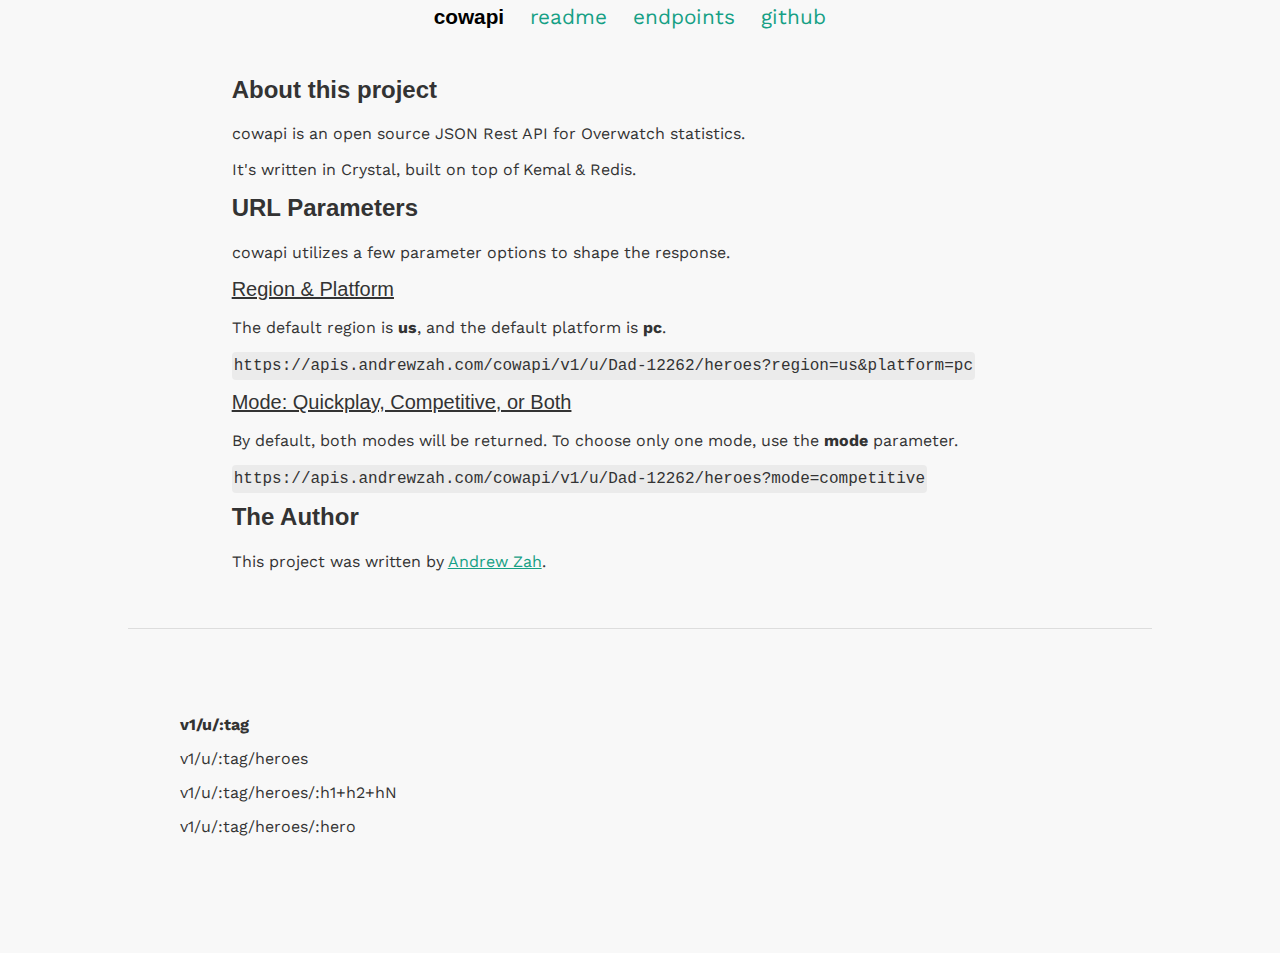
<file: index.html>
<!DOCTYPE HTML>

<html>
  <head>
    <title> cowapi by Andrew Zah </title>
    <meta name="viewport" content="width=device-width, initial-scale=1.0">
     <meta charset="UTF-8">
     <meta name="description" content="Documentation for COWAPI, an open source Overwatch stats API written in Crystal." />
     <meta name="google-site-verification" content="vE-wtTEDvtHp-qcSk7SU0tcpsw_YK5WI1gghSkeiA8o" />
     <meta property="og:title" content="cowapi: An open-source Overwatch stats API by Andrew Zah" />
     <meta property="og:type" content="website" />
     <meta property="og:url" content="https://azah.github.io/cowapi/" />
     <meta property="og:description" content="Documentation for COWAPI, an open source Overwatch stats API written in Crystal."/>
     <meta name="twitter:url" content="https://azah.github.io/cowapi/" />
     <meta name="twitter:title" content="cowapi: An open-source Overwatch stats API" />
     <meta name="twitter:description" content="Documentation for COWAPI, an open source Overwatch stats API written in Crystal, by Andrew Zah"/>

     <link rel="author" href="https://plus.google.com/115435052381328967376"/>


    <link rel="stylesheet" type="text/css" href="css/custom.css">

    <link rel="stylesheet" href="css/highlight.css">
  </head>
  
  <body>
    <header class="navigation-centered" role="banner">
      <div class="navigation-centered-wrapper">
        <a href="javascript:void(0)" id="js-navigation-centered-mobile-menu" class="navigation-centered-mobile-menu">Menu</a>
        <nav role="navigation">
          <ul id="js-navigation-centered-menu" class="navigation-centered-menu show">
            <li class="nav-link logo">
              <h1 class="nav-logo"> cowapi </h1>
            </li>
            <li class="nav-link"><a class="scroll-on-page-link" href="#scroll-readme">readme</a></li>
            <li class="nav-link"><a class="scroll-on-page-link" href="#scroll-endpoints">endpoints</a></li>
            <li class="nav-link"><a href="https://github.com/azah/cowapi">github</a></li>
          </ul>
        </nav>
      </div>
    </header>

    <section id="readme">
      <div id="text">
        <h1 id="scroll-readme"> About this project</h1>
        <p> cowapi is an open source JSON Rest API for Overwatch statistics. </p>
        <p> It's written in Crystal, built on top of Kemal &amp; Redis. </p>

        <h1> URL Parameters </h1>
        <p>cowapi utilizes a few parameter options to shape the response.</p> 

        <h2> Region &amp; Platform </h2>
        <p> The default region is <strong>us</strong>, and the default platform is <strong>pc</strong>.</p>
        <code class="inline"> https://apis.andrewzah.com/cowapi/v1/u/Dad-12262/heroes?region=us&platform=pc </code>

        <h2> Mode: Quickplay, Competitive, or Both</h2>
        <p> By default, both modes will be returned. To choose only one mode, use the <strong>mode</strong> parameter.</p>
        <code class="inline"> https://apis.andrewzah.com/cowapi/v1/u/Dad-12262/heroes?mode=competitive</code>

        <h1> The Author </h1>
        <p> This project was written by <a href="https://andrewzah.com">Andrew Zah</a>.</p>
      </div>
      <hr/>
    </section>
    <a name="scroll-endpoints" id="scroll-endpoints"></a>
    <section id="endpoints">
      <div id="endpointsDiv">
        <div class="vertical-tabs-container">
          <div class="vertical-tabs">
        <a id="pad-bottom" href="javascript:void(0)" class="js-vertical-tab vertical-tab is-active" rel="tab1">v1/u/:tag</a>
        <a href="javascript:void(0)" class="js-vertical-tab vertical-tab" rel="tab2">v1/u/:tag/heroes</a>
        <a href="javascript:void(0)" class="js-vertical-tab vertical-tab" rel="tab3">v1/u/:tag/heroes/:h1+h2+hN</a>
        <a href="javascript:void(0)" class="js-vertical-tab vertical-tab" rel="tab4">v1/u/:tag/heroes/:hero</a>
      </div>

      <div class="vertical-tab-content-container">
        <a href="" class="js-vertical-tab-accordion-heading vertical-tab-accordion-heading is-active" rel="tab1">v1/u/:tag</a>
        <div id="tab1" class="js-vertical-tab-content vertical-tab-content">
          <pre><code class="json">{
  "profile": {
    "avatar": "https://blzgdapipro-a.akamaihd.net/game/unlocks/0x0250000000000776.png",
    "name": "Dad",
    "player_level": 289,
    "border_portrait": "https://blzgdapipro-a.akamaihd.net/game/playerlevelrewards/0x025000000000092A_Border.png",
    "comp_rank": 2288,
    "tier_portrait": "https://blzgdapipro-a.akamaihd.net/game/rank-icons/season-2/rank-4.png",
    "tier": "Platinum",
    "games_won": 664
  },
  "heroes": [ {"array of all heroes + TOTAL hero": ""} ]
}</code></pre>
        </div>

        <a href="" class="js-vertical-tab-accordion-heading vertical-tab-accordion-heading" rel="tab2">v1/u/:tag/heroes</a>
        <div id="tab2" class="js-vertical-tab-content vertical-tab-content">
          <pre><code class="json">[
  { "this contains all the heroes + a TOTAL hero": ""},
  {
    "name": "total",
    "quickplay": [
      {
        "name": "melee_final_blows",
        "value": 169,
        "category": "combat"
      },
      {
        "name": "solo_kills",
        "value": 2496,
        "category": "combat"
      },
      {
        "name": "objective_kills",
        "value": 4581,
        "category": "combat"
      },
      {
        "name": "final_blows",
        "value": 7236,
        "category": "combat"
      },
      {
        "name": "damage_done",
        "value": 5640129,
        "category": "combat"
      },
      {
        "name": "eliminations",
        "value": 13461,
        "category": "combat"
      },
      {
        "name": "environmental_kills",
        "value": 152,
        "category": "combat"
      },
      {
        "name": "multikills",
        "value": 103,
        "category": "combat"
      },
      {
        "name": "healing_done",
        "value": 1035850,
        "category": "assists"
      },
      {
        "name": "recon_assists",
        "value": 17,
        "category": "assists"
      },
      {
        "name": "teleporter_pads_destroyed",
        "value": 34,
        "category": "assists"
      },
      {
        "name": "eliminations_most_in_game",
        "value": 39,
        "category": "best"
      },
      {
        "name": "final_blows_most_in_game",
        "value": 24,
        "category": "best"
      },
      {
        "name": "damage_done_most_in_game",
        "value": 17347,
        "category": "best"
      },
      {
        "name": "healing_done_most_in_game",
        "value": 12482,
        "category": "best"
      },
      {
        "name": "defensive_assists_most_in_game",
        "value": 15,
        "category": "best"
      },
      {
        "name": "offensive_assists_most_in_game",
        "value": 12,
        "category": "best"
      },
      {
        "name": "objective_kills_most_in_game",
        "value": 26,
        "category": "best"
      },
      {
        "name": "objective_time_most_in_game",
        "value": 233,
        "category": "best"
      },
      {
        "name": "multikill_best",
        "value": 4,
        "category": "best"
      },
      {
        "name": "solo_kills_most_in_game",
        "value": 24,
        "category": "best"
      },
      {
        "name": "time_spent_on_fire_most_in_game",
        "value": 657,
        "category": "best"
      },
      {
        "name": "melee_final_blows_average",
        "value": 0.15,
        "category": "average"
      },
      {
        "name": "time_spent_on_fire_average",
        "value": 46,
        "category": "average"
      },
      {
        "name": "solo_kills_average",
        "value": 2.27,
        "category": "average"
      },
      {
        "name": "objective_time_average",
        "value": 35,
        "category": "average"
      },
      {
        "name": "objective_kills_average",
        "value": 4.16,
        "category": "average"
      },
      {
        "name": "healing_done_average",
        "value": 943,
        "category": "average"
      },
      {
        "name": "final_blows_average",
        "value": 6.58,
        "category": "average"
      },
      {
        "name": "deaths_average",
        "value": 6.82,
        "category": "average"
      },
      {
        "name": "damage_done_average",
        "value": 5132,
        "category": "average"
      },
      {
        "name": "eliminations_average",
        "value": 12.24,
        "category": "average"
      },
      {
        "name": "deaths",
        "value": 7504,
        "category": "deaths"
      },
      {
        "name": "environmental_deaths",
        "value": 201,
        "category": "deaths"
      },
      {
        "name": "cards",
        "value": 318,
        "category": "match_awards"
      },
      {
        "name": "medals",
        "value": 2807,
        "category": "match_awards"
      },
      {
        "name": "medals_gold",
        "value": 917,
        "category": "match_awards"
      },
      {
        "name": "medals_silver",
        "value": 961,
        "category": "match_awards"
      },
      {
        "name": "medals_bronze",
        "value": 929,
        "category": "match_awards"
      },
      {
        "name": "games_won",
        "value": 559,
        "category": "game"
      },
      {
        "name": "time_spent_on_fire",
        "value": 51439,
        "category": "game"
      },
      {
        "name": "objective_time",
        "value": 39493,
        "category": "game"
      },
      {
        "name": "time_played",
        "value": 507600,
        "category": "game"
      },
      {
        "name": "melee_final_blows_most_in_game",
        "value": 3,
        "category": "miscellaneous"
      },
      {
        "name": "shield_generator_destroyed_most_in_game",
        "value": 1,
        "category": "miscellaneous"
      },
      {
        "name": "turrets_destroyed_most_in_game",
        "value": 13,
        "category": "miscellaneous"
      },
      {
        "name": "environmental_kills_most_in_game",
        "value": 3,
        "category": "miscellaneous"
      },
      {
        "name": "teleporter_pad_destroyed_most_in_game",
        "value": 1,
        "category": "miscellaneous"
      },
      {
        "name": "kill_streak_best",
        "value": 35,
        "category": "miscellaneous"
      },
      {
        "name": "shield_generators_destroyed",
        "value": 7,
        "category": "miscellaneous"
      },
      {
        "name": "turrets_destroyed",
        "value": 1182,
        "category": "miscellaneous"
      },
      {
        "name": "recon_assists_most_in_game",
        "value": 11,
        "category": "miscellaneous"
      },
      {
        "name": "offensive_assists",
        "value": 486,
        "category": "miscellaneous"
      },
      {
        "name": "defensive_assists",
        "value": 939,
        "category": "miscellaneous"
      }
    ],
  "comp": [
    {
      "name": "melee_final_blows",
      "value": 69,
      "category": "combat"
    },
    {
      "name": "solo_kills",
      "value": 708,
      "category": "combat"
    },
    {
      "name": "objective_kills",
      "value": 2103,
      "category": "combat"
    },
    {
      "name": "final_blows",
      "value": 2928,
      "category": "combat"
    },
    {
      "name": "damage_done",
      "value": 2965104,
      "category": "combat"
    },
    {
      "name": "eliminations",
      "value": 5378,
      "category": "combat"
    },
    {
      "name": "environmental_kills",
      "value": 75,
      "category": "combat"
    },
    {
      "name": "multikills",
      "value": 56,
      "category": "combat"
    },
    {
      "name": "healing_done",
      "value": 512185,
      "category": "assists"
    },
    {
      "name": "recon_assist",
      "value": 1,
      "category": "assists"
    },
    {
      "name": "teleporter_pads_destroyed",
      "value": 3,
      "category": "assists"
    },
    {
      "name": "eliminations_most_in_game",
      "value": 79,
      "category": "best"
    },
    {
      "name": "final_blows_most_in_game",
      "value": 47,
      "category": "best"
    },
    {
      "name": "damage_done_most_in_game",
      "value": 36509,
      "category": "best"
    },
    {
      "name": "healing_done_most_in_game",
      "value": 14589,
      "category": "best"
    },
    {
      "name": "defensive_assists_most_in_game",
      "value": 30,
      "category": "best"
    },
    {
      "name": "offensive_assists_most_in_game",
      "value": 23,
      "category": "best"
    },
    {
      "name": "objective_kills_most_in_game",
      "value": 39,
      "category": "best"
    },
    {
      "name": "objective_time_most_in_game",
      "value": 306,
      "category": "best"
    },
    {
      "name": "multikill_best",
      "value": 4,
      "category": "best"
    },
    {
      "name": "solo_kills_most_in_game",
      "value": 47,
      "category": "best"
    },
    {
      "name": "time_spent_on_fire_most_in_game",
      "value": 580,
      "category": "best"
    },
    {
      "name": "melee_final_blows_average",
      "value": 0.31,
      "category": "average"
    },
    {
      "name": "time_spent_on_fire_average",
      "value": 104,
      "category": "average"
    },
    {
      "name": "solo_kills_average",
      "value": 3.18,
      "category": "average"
    },
    {
      "name": "objective_time_average",
      "value": 72,
      "category": "average"
    },
    {
      "name": "objective_kills_average",
      "value": 9.47,
      "category": "average"
    },
    {
      "name": "healing_done_average",
      "value": 2307,
      "category": "average"
    },
    {
      "name": "final_blows_average",
      "value": 13.18,
      "category": "average"
    },
    {
      "name": "deaths_average",
      "value": 10.39,
      "category": "average"
    },
    {
      "name": "damage_done_average",
      "value": 13356,
      "category": "average"
    },
    {
      "name": "eliminations_average",
      "value": 24.22,
      "category": "average"
    },
    {
      "name": "deaths",
      "value": 2307,
      "category": "deaths"
    },
    {
      "name": "environmental_deaths",
      "value": 94,
      "category": "deaths"
    },
    {
      "name": "cards",
      "value": 65,
      "category": "match_awards"
    },
    {
      "name": "medals",
      "value": 564,
      "category": "match_awards"
    },
    {
        "name": "medals_gold",
        "value": 163,
        "category": "match_awards"
    },
    {
        "name": "medals_silver",
        "value": 189,
        "category": "match_awards"
    },
    {
        "name": "medals_bronze",
        "value": 212,
        "category": "match_awards"
    },
    {
        "name": "games_played",
        "value": 222,
        "category": "game"
    },
    {
        "name": "games_won",
        "value": 105,
        "category": "game"
    },
    {
        "name": "time_spent_on_fire",
        "value": 23130,
        "category": "game"
    },
    {
        "name": "objective_time",
        "value": 15984,
        "category": "game"
    },
    {
        "name": "time_played",
        "value": 172800,
        "category": "game"
    },
    {
        "name": "melee_final_blows_most_in_game",
        "value": 3,
        "category": "miscellaneous"
    },
    {
        "name": "shield_generator_destroyed_most_in_game",
        "value": 1,
        "category": "miscellaneous"
    },
    {
        "name": "turrets_destroyed_most_in_game",
        "value": 6,
        "category": "miscellaneous"
    },
    {
        "name": "environmental_kills_most_in_game",
        "value": 5,
        "category": "miscellaneous"
    },
    {
        "name": "teleporter_pad_destroyed_most_in_game",
        "value": 1,
        "category": "miscellaneous"
    },
    {
        "name": "kill_streak_best",
        "value": 79,
        "category": "miscellaneous"
    },
    {
        "name": "shield_generators_destroyed",
        "value": 4,
        "category": "miscellaneous"
    },
    {
        "name": "turrets_destroyed",
        "value": 276,
        "category": "miscellaneous"
    },
    {
        "name": "games_tied",
        "value": 9,
        "category": "miscellaneous"
    },
    {
        "name": "games_lost",
        "value": 108,
        "category": "miscellaneous"
    },
    {
        "name": "recon_assist_most_in_game",
        "value": 1,
        "category": "miscellaneous"
    },
    {
        "name": "offensive_assists",
        "value": 582,
        "category": "miscellaneous"
    },
    {
        "name": "defensive_assists",
        "value": 616,
        "category": "miscellaneous"
    }
  ]
}
]</code></pre>
        </div>

        <a href="" class="js-vertical-tab-accordion-heading vertical-tab-accordion-heading" rel="tab3">v1/u/:tag/heroes/:hero1+heroN</a>
        <div id="tab3" class="js-vertical-tab-content vertical-tab-content">
          <pre><code class="json">[
  {
    "name": "pharah",
    "quickplay": [
      {
        "name": "rocket_direct_hits",
        "value": 4932,
        "category": "hero_specific"
      },
    ],
    "comp": [
      {
        "name": "rocket_direct_hits",
        "value": 2598,
        "category": "hero_specific"
      },
    ]
  },
  {
    "name": "reaper",
    "quickplay": [
      {
        "name": "souls_consumed",
        "value": 14,
        "category": "hero_specific"
      },
    ],
    "comp": [
      {
        "name": "souls_consumed",
        "value": 2,
        "category": "hero_specific"
      },
    ],
  }
]</code></pre>
        </div>

        <a href="" class="js-vertical-tab-accordion-heading vertical-tab-accordion-heading" rel="tab4">v1/u/:tag/heroes/:hero</a>
        <div id="tab4" class="js-vertical-tab-content vertical-tab-content">
          <pre><code class="json">{
  "name": "pharah",
  "quickplay": [
    {
      "name": "rocket_direct_hits",
      "value": 4932,
      "category": "hero_specific"
    },
    {
      "name": "barrage_kills",
      "value": 344,
      "category": "hero_specific"
    },
    {
      "name": "rocket_direct_hits_most_in_game",
      "value": 89,
      "category": "hero_specific"
    },
    {
      "name": "barrage_kills_most_in_game",
      "value": 7,
      "category": "hero_specific"
    },
    {
      "name": "melee_final_blow_most_in_game",
      "value": 1,
      "category": "hero_specific"
    },
    {
      "name": "rocket_direct_hits_average",
      "value": 33.34,
      "category": "hero_specific"
    },
    {
      "name": "barrage_kills_average",
      "value": 2.32,
      "category": "hero_specific"
    },
    {
      "name": "eliminations",
      "value": 2098,
      "category": "combat"
    },
    {
      "name": "final_blows",
      "value": 1360,
      "category": "combat"
    },
    {
      "name": "solo_kills",
      "value": 545,
      "category": "combat"
    },
    {
      "name": "shots_fired",
      "value": 22153,
      "category": "combat"
    },
    {
      "name": "shots_hit",
      "value": 11070,
      "category": "combat"
    },
    {
      "name": "damage_done",
      "value": 1069895,
      "category": "combat"
    },
    {
      "name": "objective_kills",
      "value": 607,
      "category": "combat"
    },
    {
      "name": "multikills",
      "value": 27,
      "category": "combat"
    },
    {
      "name": "environmental_kills",
      "value": 54,
      "category": "combat"
    },
    {
      "name": "melee_final_blow",
      "value": 1,
      "category": "combat"
    },
    {
      "name": "eliminations_per_life",
      "value": 2.02,
      "category": "combat"
    },
    {
      "name": "weapon_accuracy",
      "value": 0.49,
      "category": "combat"
    },
    {
      "name": "teleporter_pads_destroyed",
      "value": 9,
      "category": "assists"
    },
    {
      "name": "turrets_destroyed",
      "value": 322,
      "category": "assists"
    },
    {
      "name": "eliminations_most_in_life",
      "value": 17,
      "category": "best"
    },
    {
      "name": "damage_done_most_in_life",
      "value": 10697,
      "category": "best"
    },
    {
      "name": "weapon_accuracy_best_in_game",
      "value": 1,
      "category": "best"
    },
    {
      "name": "kill_streak_best",
      "value": 17,
      "category": "best"
    },
    {
      "name": "damage_done_most_in_game",
      "value": 17301,
      "category": "best"
    },
    {
      "name": "eliminations_most_in_game",
      "value": 34,
      "category": "best"
    },
    {
      "name": "final_blows_most_in_game",
      "value": 23,
      "category": "best"
    },
    {
      "name": "objective_kills_most_in_game",
      "value": 26,
      "category": "best"
    },
    {
      "name": "objective_time_most_in_game",
      "value": 92,
      "category": "best"
    },
    {
      "name": "solo_kills_most_in_game",
      "value": 10,
      "category": "best"
    },
    {
      "name": "melee_final_blows_average",
      "value": 0,
      "category": "average"
    },
    {
      "name": "deaths_average",
      "value": 6.99,
      "category": "average"
    },
    {
      "name": "solo_kills_average",
      "value": 3.68,
      "category": "average"
    },
    {
      "name": "objective_time_average",
      "value": 17,
      "category": "average"
    },
    {
      "name": "objective_kills_average",
      "value": 4.1,
      "category": "average"
    },
    {
      "name": "final_blows_average",
      "value": 9.19,
      "category": "average"
    },
    {
      "name": "eliminations_average",
      "value": 14.18,
      "category": "average"
    },
    {
      "name": "damage_done_average",
      "value": 7233.53,
      "category": "average"
    },
    {
      "name": "deaths",
      "value": 1035,
      "category": "deaths"
    },
    {
      "name": "environmental_deaths",
      "value": 8,
      "category": "deaths"
    },
    {
      "name": "medals_bronze",
      "value": 101,
      "category": "match_awards"
    },
    {
      "name": "medals_silver",
      "value": 135,
      "category": "match_awards"
    },
    {
      "name": "medals_gold",
      "value": 143,
      "category": "match_awards"
    },
    {
      "name": "medals",
      "value": 380,
      "category": "match_awards"
    },
    {
      "name": "cards",
      "value": 46,
      "category": "match_awards"
    },
    {
      "name": "time_played",
      "value": 68400,
      "category": "game"
    },
    {
      "name": "games_won",
      "value": 65,
      "category": "game"
    },
    {
      "name": "objective_time",
      "value": 2625,
      "category": "game"
    },
    {
      "name": "time_spent_on_fire",
      "value": 7058,
      "category": "game"
    },
    {
      "name": "multikill_best",
      "value": 4,
      "category": "miscellaneous"
    },
    {
      "name": "shield_generators_destroyed",
      "value": 2,
      "category": "miscellaneous"
    },
    {
      "name": "time_spent_on_fire_most_in_game",
      "value": 378,
      "category": "miscellaneous"
    },
    {
      "name": "time_spent_on_fire_average",
      "value": 48,
      "category": "miscellaneous"
    }
  ],
  "comp": [
    {
      "name": "rocket_direct_hits",
      "value": 2598,
      "category": "hero_specific"
    },
    {
      "name": "barrage_kills",
      "value": 169,
      "category": "hero_specific"
    },
    {
      "name": "rocket_direct_hits_most_in_game",
      "value": 109,
      "category": "hero_specific"
    },
    {
      "name": "barrage_kills_most_in_game",
      "value": 14,
      "category": "hero_specific"
    },
    {
      "name": "melee_final_blow_most_in_game",
      "value": 1,
      "category": "hero_specific"
    },
    {
      "name": "rocket_direct_hits_average",
      "value": 77.65,
      "category": "hero_specific"
    },
    {
      "name": "barrage_kills_average",
      "value": 5.05,
      "category": "hero_specific"
    },
    {
      "name": "eliminations",
      "value": 1031,
      "category": "combat"
    },
    {
      "name": "final_blows",
      "value": 618,
      "category": "combat"
    },
    {
      "name": "solo_kills",
      "value": 168,
      "category": "combat"
    },
    {
      "name": "shots_fired",
      "value": 10645,
      "category": "combat"
    },
    {
      "name": "shots_hit",
      "value": 5740,
      "category": "combat"
    },
    {
      "name": "damage_done",
      "value": 597348,
      "category": "combat"
    },
    {
      "name": "objective_kills",
      "value": 432,
      "category": "combat"
    },
    {
      "name": "multikills",
      "value": 20,
      "category": "combat"
    },
    {
      "name": "environmental_kills",
      "value": 26,
      "category": "combat"
    },
    {
      "name": "melee_final_blows",
      "value": 2,
      "category": "combat"
    },
    {
      "name": "eliminations_per_life",
      "value": 2.81,
      "category": "combat"
    },
    {
      "name": "weapon_accuracy",
      "value": 0.53,
      "category": "combat"
    },
    {
      "name": "turrets_destroyed",
      "value": 63,
      "category": "assists"
    },
    {
      "name": "eliminations_most_in_life",
      "value": 24,
      "category": "best"
    },
    {
      "name": "damage_done_most_in_life",
      "value": 9771,
      "category": "best"
    },
    {
      "name": "weapon_accuracy_best_in_game",
      "value": 0.73,
      "category": "best"
    },
    {
      "name": "kill_streak_best",
      "value": 24,
      "category": "best"
    },
    {
      "name": "damage_done_most_in_game",
      "value": 29963,
      "category": "best"
    },
    {
      "name": "eliminations_most_in_game",
      "value": 53,
      "category": "best"
    },
    {
      "name": "final_blows_most_in_game",
      "value": 33,
      "category": "best"
    },
    {
      "name": "objective_kills_most_in_game",
      "value": 29,
      "category": "best"
    },
    {
      "name": "objective_time_most_in_game",
      "value": 100,
      "category": "best"
    },
    {
      "name": "solo_kills_most_in_game",
      "value": 9,
      "category": "best"
    },
    {
      "name": "melee_final_blows_average",
      "value": 0.05,
      "category": "average"
    },
    {
      "name": "deaths_average",
      "value": 10.94,
      "category": "average"
    },
    {
      "name": "solo_kills_average",
      "value": 5.02,
      "category": "average"
    },
    {
      "name": "objective_time_average",
      "value": 47,
      "category": "average"
    },
    {
      "name": "objective_kills_average",
      "value": 12.91,
      "category": "average"
    },
    {
      "name": "final_blows_average",
      "value": 18.47,
      "category": "average"
    },
    {
      "name": "eliminations_average",
      "value": 30.81,
      "category": "average"
    },
    {
      "name": "damage_done_average",
      "value": 17856,
      "category": "average"
    },
    {
      "name": "deaths",
      "value": 366,
      "category": "deaths"
    },
    {
      "name": "environmental_deaths",
      "value": 7,
      "category": "deaths"
    },
    {
      "name": "medals_bronze",
      "value": 27,
      "category": "match_awards"
    },
    {
      "name": "medals_silver",
      "value": 28,
      "category": "match_awards"
    },
    {
      "name": "medals_gold",
      "value": 37,
      "category": "match_awards"
    },
    {
      "name": "medals",
      "value": 92,
      "category": "match_awards"
    },
    {
      "name": "cards",
      "value": 13,
      "category": "match_awards"
    },
    {
      "name": "time_played",
      "value": 25200,
      "category": "game"
    },
    {
      "name": "games_played",
      "value": 33,
      "category": "game"
    },
    {
      "name": "games_won",
      "value": 16,
      "category": "game"
    },
    {
      "name": "objective_time",
      "value": 1588,
      "category": "game"
    },
    {
      "name": "time_spent_on_fire",
      "value": 4306,
      "category": "game"
    },
    {
      "name": "win_percentage",
      "value": 0.47,
      "category": "game"
    },
    {
      "name": "multikill_best",
      "value": 4,
      "category": "miscellaneous"
    },
    {
      "name": "games_tied",
      "value": 1,
      "category": "miscellaneous"
    },
    {
      "name": "shield_generators_destroyed",
      "value": 3,
      "category": "miscellaneous"
    },
    {
      "name": "time_spent_on_fire_most_in_game",
      "value": 479,
      "category": "miscellaneous"
    },
    {
      "name": "time_spent_on_fire_average",
      "value": 129,
      "category": "miscellaneous"
    },
    {
      "name": "games_lost",
      "value": 17,
      "category": "miscellaneous"
    }
  ]
}
          </code></pre>
        </div>
      </div>
      </div> 
    </div>
    </section>
    <script
			  src="https://code.jquery.com/jquery-3.2.1.min.js"
			  integrity="sha256-hwg4gsxgFZhOsEEamdOYGBf13FyQuiTwlAQgxVSNgt4="
			  crossorigin="anonymous">
    </script>
    <script src="js/highlight.pack.js"></script>
    <script src="js/custom.js"></script>
    <script>hljs.initHighlightingOnLoad();</script>
    <script>
      (function(i,s,o,g,r,a,m){i['GoogleAnalyticsObject']=r;i[r]=i[r]||function(){
      (i[r].q=i[r].q||[]).push(arguments)},i[r].l=1*new Date();a=s.createElement(o),
      m=s.getElementsByTagName(o)[0];a.async=1;a.src=g;m.parentNode.insertBefore(a,m)
      })(window,document,'script','https://www.google-analytics.com/analytics.js','ga');

      ga('create', 'UA-41342614-7', 'auto');
      ga('send', 'pageview');
    </script>
  </body>
</html>
</file>
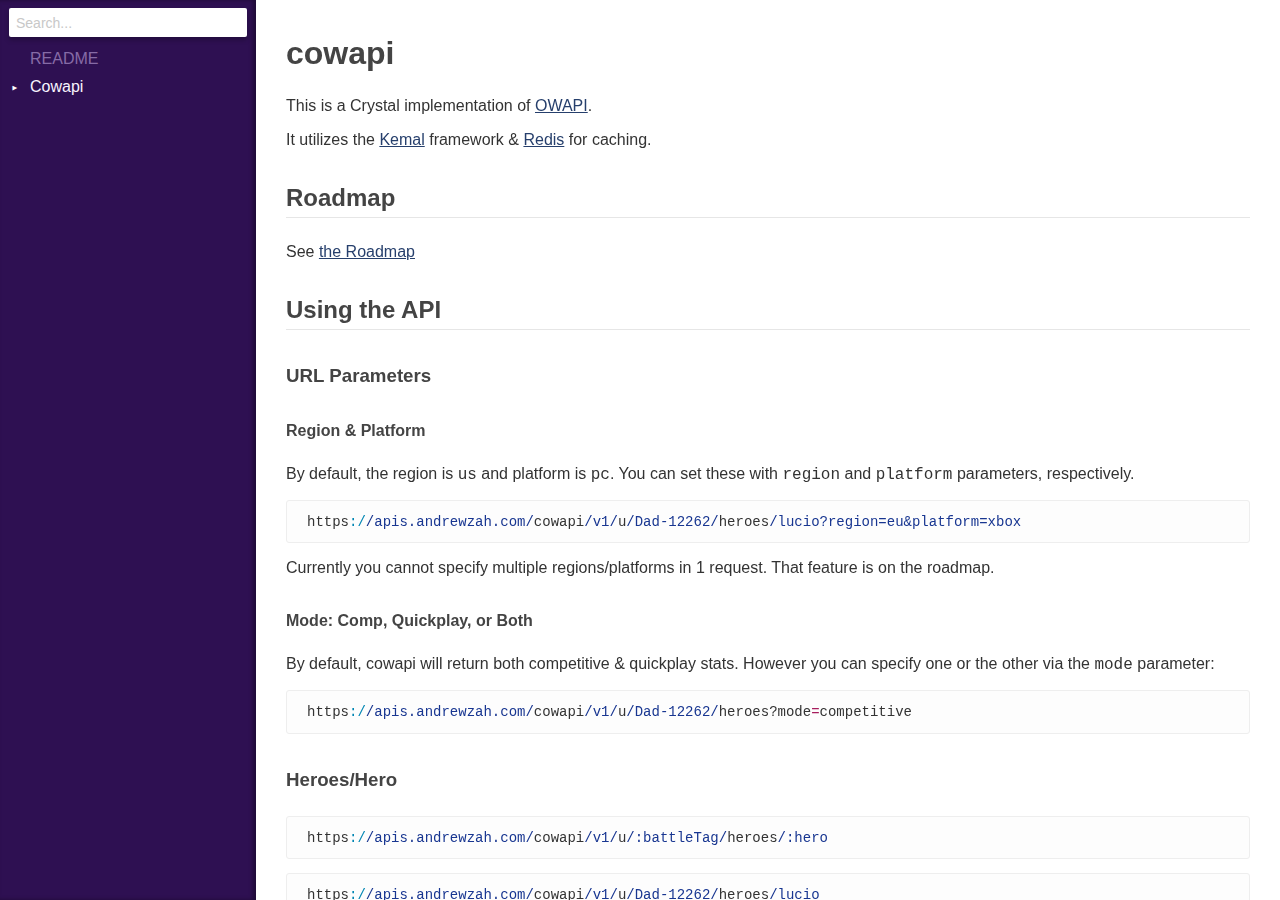
<file: doc/index.html>
<!DOCTYPE html>
<html lang="en">
<head>
  <meta charset="utf-8" />
  <meta id="repository-name" content="github.com/azah/cowapi">
  <link href="css/style.css" rel="stylesheet" type="text/css" />
  <script type="text/javascript" src="js/doc.js"></script>
  <title>README - github.com/azah/cowapi</title>
</head>
<body>

<div id="types-list">
  <div id="search-box">
    <input type="search" id="search-input" placeholder="Search...">
  </div>

  <ul>
    <li class="current"><a href="index.html">README</a></li>
  </ul>

  <ul>
  
  <li class="parent " data-id="github.com/azah/cowapi/Cowapi" data-name="cowapi">
      <a href="Cowapi.html">Cowapi</a>
      
        <ul>
  
  <li class=" " data-id="github.com/azah/cowapi/Cowapi/BattleTagHandler" data-name="cowapi::battletaghandler">
      <a href="Cowapi/BattleTagHandler.html">BattleTagHandler</a>
      
    </li>
  
  <li class=" " data-id="github.com/azah/cowapi/Cowapi/DataFetcher" data-name="cowapi::datafetcher">
      <a href="Cowapi/DataFetcher.html">DataFetcher</a>
      
    </li>
  
  <li class=" " data-id="github.com/azah/cowapi/Cowapi/Hero" data-name="cowapi::hero">
      <a href="Cowapi/Hero.html">Hero</a>
      
    </li>
  
  <li class=" " data-id="github.com/azah/cowapi/Cowapi/JsonHandler" data-name="cowapi::jsonhandler">
      <a href="Cowapi/JsonHandler.html">JsonHandler</a>
      
    </li>
  
  <li class=" " data-id="github.com/azah/cowapi/Cowapi/MixedTypes" data-name="cowapi::mixedtypes">
      <a href="Cowapi/MixedTypes.html">MixedTypes</a>
      
    </li>
  
  <li class=" " data-id="github.com/azah/cowapi/Cowapi/ParamsHandler" data-name="cowapi::paramshandler">
      <a href="Cowapi/ParamsHandler.html">ParamsHandler</a>
      
    </li>
  
  <li class=" " data-id="github.com/azah/cowapi/Cowapi/Profile" data-name="cowapi::profile">
      <a href="Cowapi/Profile.html">Profile</a>
      
    </li>
  
  <li class=" " data-id="github.com/azah/cowapi/Cowapi/ProfileStats" data-name="cowapi::profilestats">
      <a href="Cowapi/ProfileStats.html">ProfileStats</a>
      
    </li>
  
  <li class=" " data-id="github.com/azah/cowapi/Cowapi/Stat" data-name="cowapi::stat">
      <a href="Cowapi/Stat.html">Stat</a>
      
    </li>
  
</ul>

      
    </li>
  
</ul>

</div>

<div id="main-content">
<h1>cowapi</h1>

<p>This is a Crystal implementation of <a href="https://github.com/SunDwarf/OWAPI" target="_blank">OWAPI</a>.</p>

<p>It utilizes the <a href="http://kemalcr.com/" target="_blank">Kemal</a> framework & <a href="https://redis.io/" target="_blank">Redis</a> for caching.</p>

<h2>Roadmap</h2>

<p>See <a href="roadmap.md" target="_blank">the Roadmap</a></p>

<h2>Using the API</h2>

<h3>URL Parameters</h3>

<h4>Region & Platform</h4>

<p>By default, the region is <code>us</code> and platform is <code>pc</code>.  
You can set these with <code>region</code> and <code>platform</code> parameters, respectively.</p>

<pre><code>https<span class="n">:/</span><span class="s">/apis.andrewzah.com/</span>cowapi<span class="s">/v1/</span>u<span class="s">/Dad-12262/</span>heroes<span class="s">/lucio?region&#61;eu&amp;platform&#61;xbox</code></pre>

<p>Currently you cannot specify multiple regions/platforms in 1 request. That feature is on the roadmap.</p>

<h4>Mode: Comp, Quickplay, or Both</h4>

<p>By default, cowapi will return both competitive & quickplay stats.  
However you can specify one or the other via the <code>mode</code> parameter:</p>

<pre><code>https<span class="n">:/</span><span class="s">/apis.andrewzah.com/</span>cowapi<span class="s">/v1/</span>u<span class="s">/Dad-12262/</span>heroes?mode<span class="o">=</span>competitive</code></pre>

<h3>Heroes/Hero</h3>

<pre><code>https<span class="n">:/</span><span class="s">/apis.andrewzah.com/</span>cowapi<span class="s">/v1/</span>u<span class="s">/:battleTag/</span>heroes<span class="s">/:hero</code></pre>

<pre><code>https<span class="n">:/</span><span class="s">/apis.andrewzah.com/</span>cowapi<span class="s">/v1/</span>u<span class="s">/Dad-12262/</span>heroes<span class="s">/lucio</code></pre>

<p><strong>Singular Hero Request</strong></p>

<pre><code class='language-json'>{
	"name": "lucio",
	"quickplay": [
		{
		"name": "sound_barriers_provided",
		"value": 65,
		"category": "hero_specific"
		},
		{
		"name": "sound_barriers_provided_most_in_game",
		"value": 15,
		"category": "hero_specific"
		},
		{ ... }
	],
	"comp": [ ... ]
}</code></pre>

<h3>Heroes/Hero+Hero</h3>

<p>Multiple heroes can be specified! </p>

<pre><code>https<span class="n">:/</span><span class="s">/apis.andrewzah.com/</span>cowapi<span class="s">/v1/</span>u<span class="s">/:battleTag/</span>heroes<span class="s">/:hero1&#43;:hero2&#43;:heroN</code></pre>

<pre><code>https<span class="n">:/</span><span class="s">/apis.andrewzah.com/</span>cowapi<span class="s">/v1/</span>u<span class="s">/Dad-12262/</span>heroes<span class="s">/lucio&#43;pharah</code></pre>

<p><strong>Multiple Heroes Request</strong>:</p>

<pre><code class='language-json'>[
	{
		"name": "lucio",
		"quickplay": [
			{
			"name": "sound_barriers_provided",
			"value": 65,
			"category": "hero_specific"
			},
			{
			"name": "sound_barriers_provided_most_in_game",
			"value": 15,
			"category": "hero_specific"
			},
			{ ... }
		],
		"comp": [ ... ]
	},
	{
		"name": "pharah",
		"quickplay": [
			{
			"name": "rocket_direct_hits",
			"value": 2598,
			"category": "hero_specific"
			},
			{
			"name": "barrage_kills",
			"value": 169,
			"category": "hero_specific"
			},
			{ ... }
		],
		"comp": [ ... ]
	},
]</code></pre>

<h3>Heroes</h3>

<p>The same as Heroes/Hero+Hero, but with all heroes + <strong>total</strong>.</p>

<pre><code>https<span class="n">:/</span><span class="s">/apis.andrewzah.com/</span>cowapi<span class="s">/v1/</span>u<span class="s">/:battleTag/</span>heroes</code></pre>

<pre><code>https<span class="n">:/</span><span class="s">/apis.andrewzah.com/</span>cowapi<span class="s">/v1/</span>u<span class="s">/Dad-12262/</span>heroes</code></pre>

<h3>Profile</h3>

<p>Miscellaneous Profile Info + the same reponse as Heroes.</p>

<pre><code>https<span class="n">:/</span><span class="s">/apis.andrewzah.com/</span>cowapi<span class="s">/v1/</span>u<span class="s">/:battleTag/</span>heroes</code></pre>

<pre><code>https<span class="n">:/</span><span class="s">/apis.andrewzah.com/</span>cowapi<span class="s">/v1/</span>u<span class="s">/Dad-12262/</span>heroes</code></pre>

<p><strong>Profile result</strong>: Comp stats will only return if they have values. </p>

<pre><code class='language-json'>{
	"profile": {
		"avatar": "https://blzgdapipro-a.akamaihd.net/game/unlocks/0x0250000000000776.png",
		"name": "Dad",
		"player_level": 288,
		"border_portrait": "https://blzgdapipro-a.akamaihd.net/game/playerlevelrewards/0x025000000000092A_Border.png",
		"comp_rank": 2288,
		"tier_portrait": "https://blzgdapipro-a.akamaihd.net/game/rank-icons/season-2/rank-4.png",
		"tier": "Platinum",
		"games_won": 662
	},
	"heroes": [ ... ]
}</code></pre>

<h2>Installation for Self Hosting</h2>

<p>Clone this repo. Run <code>crystal make --release src/cowapi.cr</code> to build it.</p>

<h2>Usage for Self Hosting</h2>

<p>Simply run <code>./cowapi</code> to run the server. To use a port other than 3000, use the <code>--port</code> flag.</p>

<p>cowapi doesn't have inbuilt rate-limiting, so I recommend using nginx's rate limiting.</p>

<h2>Contributing</h2>

<p>Submitting issues with ideas for features is recommended! If you want to contribute with code:</p>

<ol><li>Fork it ( https://github.com/azah/cowapi/fork )</li><li>Create your feature branch (git checkout -b my-new-feature)</li><li>Commit your changes (git commit -am 'Add some feature')</li><li>Push to the branch (git push origin my-new-feature)</li><li>Create a new Pull Request</li></ol>

<h2>Contributors</h2>

<ul><li><a href="https://github.com/azah" target="_blank">your-github-name</a> Andrew Zah - creator, maintainer</li></ul>
</div>
</body>
</html>
</file>
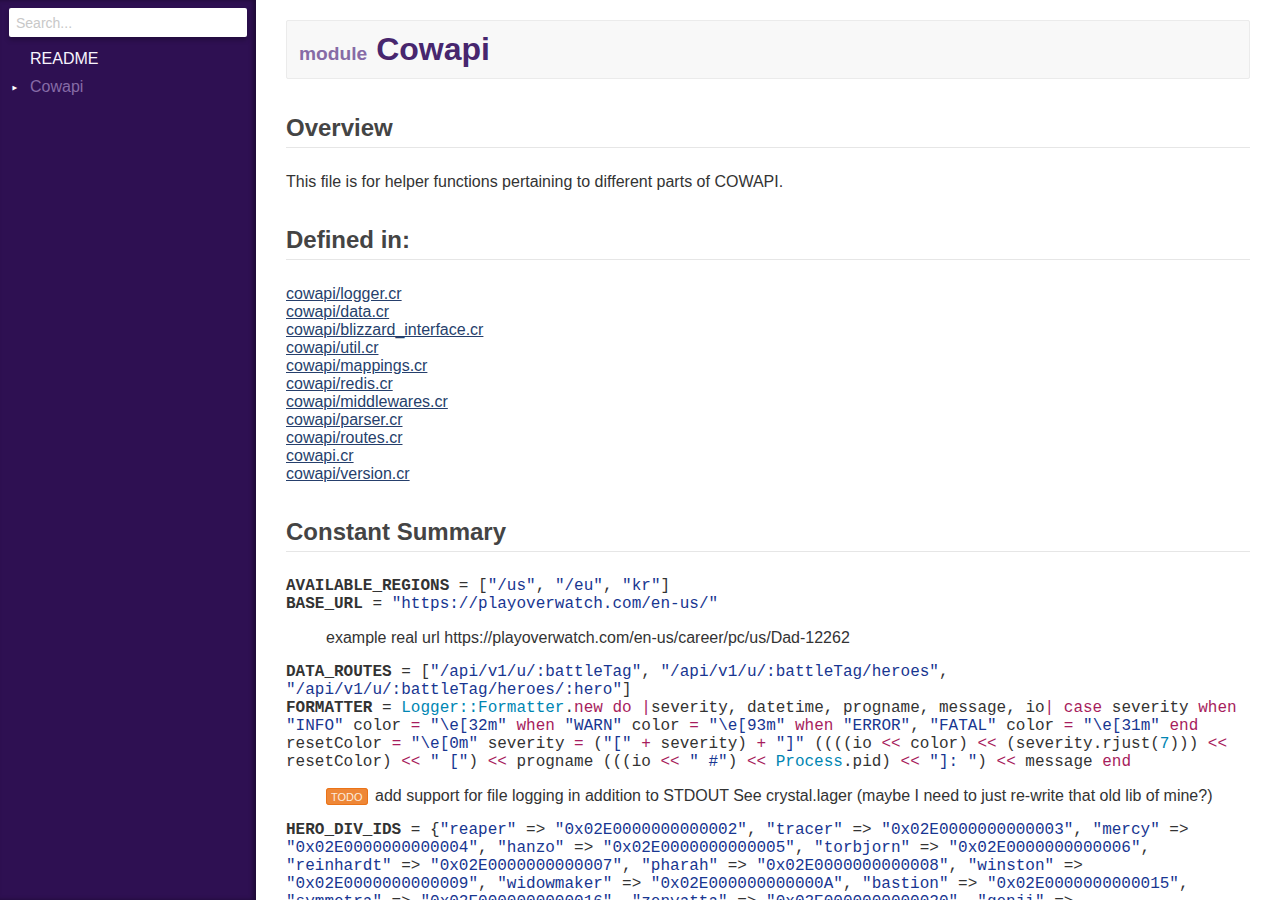
<file: doc/Cowapi.html>
<!DOCTYPE html>
<html lang="en">
<head>
  <meta charset="utf-8" />
  <meta id="repository-name" content="github.com/azah/cowapi">
  <link href="css/style.css" rel="stylesheet" type="text/css" />
  <script type="text/javascript" src="js/doc.js"></script>
  <title>Cowapi - github.com/azah/cowapi</title>
</head>
<body>

<div id="types-list">
  <div id="search-box">
    <input type="search" id="search-input" placeholder="Search...">
  </div>

  <ul>
    <li><a href="index.html">README</a></li>
  </ul>

  <ul>
  
  <li class="parent current" data-id="github.com/azah/cowapi/Cowapi" data-name="cowapi">
      <a href="Cowapi.html">Cowapi</a>
      
        <ul>
  
  <li class=" " data-id="github.com/azah/cowapi/Cowapi/BattleTagHandler" data-name="cowapi::battletaghandler">
      <a href="Cowapi/BattleTagHandler.html">BattleTagHandler</a>
      
    </li>
  
  <li class=" " data-id="github.com/azah/cowapi/Cowapi/DataFetcher" data-name="cowapi::datafetcher">
      <a href="Cowapi/DataFetcher.html">DataFetcher</a>
      
    </li>
  
  <li class=" " data-id="github.com/azah/cowapi/Cowapi/Hero" data-name="cowapi::hero">
      <a href="Cowapi/Hero.html">Hero</a>
      
    </li>
  
  <li class=" " data-id="github.com/azah/cowapi/Cowapi/JsonHandler" data-name="cowapi::jsonhandler">
      <a href="Cowapi/JsonHandler.html">JsonHandler</a>
      
    </li>
  
  <li class=" " data-id="github.com/azah/cowapi/Cowapi/MixedTypes" data-name="cowapi::mixedtypes">
      <a href="Cowapi/MixedTypes.html">MixedTypes</a>
      
    </li>
  
  <li class=" " data-id="github.com/azah/cowapi/Cowapi/ParamsHandler" data-name="cowapi::paramshandler">
      <a href="Cowapi/ParamsHandler.html">ParamsHandler</a>
      
    </li>
  
  <li class=" " data-id="github.com/azah/cowapi/Cowapi/Profile" data-name="cowapi::profile">
      <a href="Cowapi/Profile.html">Profile</a>
      
    </li>
  
  <li class=" " data-id="github.com/azah/cowapi/Cowapi/ProfileStats" data-name="cowapi::profilestats">
      <a href="Cowapi/ProfileStats.html">ProfileStats</a>
      
    </li>
  
  <li class=" " data-id="github.com/azah/cowapi/Cowapi/Stat" data-name="cowapi::stat">
      <a href="Cowapi/Stat.html">Stat</a>
      
    </li>
  
</ul>

      
    </li>
  
</ul>

</div>

<div id="main-content">
<h1 class="type-name">

  <span class="kind">module</span> Cowapi

</h1>





  <h2>Overview</h2>

  <p>This file is for helper functions pertaining to
different parts of COWAPI.</p>














  <h2>Defined in:</h2>
  
    
      <a href="https://github.com/azah/cowapi/blob/c577e327707ba81cd6d4bbe102f3a14415cc0aeb/src/cowapi/logger.cr#L16" target="_blank">cowapi/logger.cr</a>
    
    <br/>
  
    
      <a href="https://github.com/azah/cowapi/blob/c577e327707ba81cd6d4bbe102f3a14415cc0aeb/src/cowapi/data.cr#L16" target="_blank">cowapi/data.cr</a>
    
    <br/>
  
    
      <a href="https://github.com/azah/cowapi/blob/c577e327707ba81cd6d4bbe102f3a14415cc0aeb/src/cowapi/blizzard_interface.cr#L16" target="_blank">cowapi/blizzard_interface.cr</a>
    
    <br/>
  
    
      <a href="https://github.com/azah/cowapi/blob/c577e327707ba81cd6d4bbe102f3a14415cc0aeb/src/cowapi/util.cr#L18" target="_blank">cowapi/util.cr</a>
    
    <br/>
  
    
      <a href="https://github.com/azah/cowapi/blob/c577e327707ba81cd6d4bbe102f3a14415cc0aeb/src/cowapi/mappings.cr#L1" target="_blank">cowapi/mappings.cr</a>
    
    <br/>
  
    
      <a href="https://github.com/azah/cowapi/blob/c577e327707ba81cd6d4bbe102f3a14415cc0aeb/src/cowapi/redis.cr#L16" target="_blank">cowapi/redis.cr</a>
    
    <br/>
  
    
      <a href="https://github.com/azah/cowapi/blob/c577e327707ba81cd6d4bbe102f3a14415cc0aeb/src/cowapi/middlewares.cr#L3" target="_blank">cowapi/middlewares.cr</a>
    
    <br/>
  
    
      <a href="https://github.com/azah/cowapi/blob/c577e327707ba81cd6d4bbe102f3a14415cc0aeb/src/cowapi/parser.cr#L16" target="_blank">cowapi/parser.cr</a>
    
    <br/>
  
    
      <a href="https://github.com/azah/cowapi/blob/c577e327707ba81cd6d4bbe102f3a14415cc0aeb/src/cowapi/routes.cr#L16" target="_blank">cowapi/routes.cr</a>
    
    <br/>
  
    
      <a href="https://github.com/azah/cowapi/blob/c577e327707ba81cd6d4bbe102f3a14415cc0aeb/src/cowapi.cr#L34" target="_blank">cowapi.cr</a>
    
    <br/>
  
    
      <a href="https://github.com/azah/cowapi/blob/c577e327707ba81cd6d4bbe102f3a14415cc0aeb/src/cowapi/version.cr#L16" target="_blank">cowapi/version.cr</a>
    
    <br/>
  



  
    <h2>Constant Summary</h2>
  
  <dl>
    
      <dt class="entry-const" id="AVAILABLE_REGIONS">
        <strong>AVAILABLE_REGIONS</strong> = <code>[<span class="s">&quot;/us&quot;</span>, <span class="s">&quot;/eu&quot;</span>, <span class="s">&quot;kr&quot;</span>]</code>
      </dt>
      
    
      <dt class="entry-const" id="BASE_URL">
        <strong>BASE_URL</strong> = <code><span class="s">&quot;https://playoverwatch.com/en-us/&quot;</span></code>
      </dt>
      
      <dd class="entry-const-doc">
        <p>example real url
https://playoverwatch.com/en-us/career/pc/us/Dad-12262</p>
      </dd>
      
    
      <dt class="entry-const" id="DATA_ROUTES">
        <strong>DATA_ROUTES</strong> = <code>[<span class="s">&quot;/api/v1/u/:battleTag&quot;</span>, <span class="s">&quot;/api/v1/u/:battleTag/heroes&quot;</span>, <span class="s">&quot;/api/v1/u/:battleTag/heroes/:hero&quot;</span>]</code>
      </dt>
      
    
      <dt class="entry-const" id="FORMATTER">
        <strong>FORMATTER</strong> = <code><span class="t">Logger</span><span class="t">::</span><span class="t">Formatter</span>.<span class="k">new</span> <span class="k">do</span> <span class="o">|</span>severity, datetime, progname, message, io<span class="o">|</span>
  <span class="k">case</span> severity
  <span class="k">when</span> <span class="s">&quot;INFO&quot;</span>
    color <span class="o">=</span> <span class="s">&quot;\e&#91;32m&quot;</span>
  <span class="k">when</span> <span class="s">&quot;WARN&quot;</span>
    color <span class="o">=</span> <span class="s">&quot;\e&#91;93m&quot;</span>
  <span class="k">when</span> <span class="s">&quot;ERROR&quot;</span>, <span class="s">&quot;FATAL&quot;</span>
    color <span class="o">=</span> <span class="s">&quot;\e&#91;31m&quot;</span>
  <span class="k">end</span>
  resetColor <span class="o">=</span> <span class="s">&quot;\e&#91;0m&quot;</span>
  severity <span class="o">=</span> (<span class="s">&quot;&#91;&quot;</span> <span class="o">+</span> severity) <span class="o">+</span> <span class="s">&quot;&#93;&quot;</span>
  ((((io <span class="o"><<</span> color) <span class="o"><<</span> (severity.rjust(<span class="n">7</span>))) <span class="o"><<</span> resetColor) <span class="o"><<</span> <span class="s">&quot; &#91;&quot;</span>) <span class="o"><<</span> progname
  (((io <span class="o"><<</span> <span class="s">&quot; #&quot;</span>) <span class="o"><<</span> <span class="t">Process</span>.pid) <span class="o"><<</span> <span class="s">&quot;&#93;: &quot;</span>) <span class="o"><<</span> message
<span class="k">end</span></code>
      </dt>
      
      <dd class="entry-const-doc">
        <p><span class="flag orange">TODO</span>  add support for file logging in addition to STDOUT
See crystal.lager (maybe I need to just re-write that old lib of mine?)</p>
      </dd>
      
    
      <dt class="entry-const" id="HERO_DIV_IDS">
        <strong>HERO_DIV_IDS</strong> = <code>{<span class="s">&quot;reaper&quot;</span> => <span class="s">&quot;0x02E0000000000002&quot;</span>, <span class="s">&quot;tracer&quot;</span> => <span class="s">&quot;0x02E0000000000003&quot;</span>, <span class="s">&quot;mercy&quot;</span> => <span class="s">&quot;0x02E0000000000004&quot;</span>, <span class="s">&quot;hanzo&quot;</span> => <span class="s">&quot;0x02E0000000000005&quot;</span>, <span class="s">&quot;torbjorn&quot;</span> => <span class="s">&quot;0x02E0000000000006&quot;</span>, <span class="s">&quot;reinhardt&quot;</span> => <span class="s">&quot;0x02E0000000000007&quot;</span>, <span class="s">&quot;pharah&quot;</span> => <span class="s">&quot;0x02E0000000000008&quot;</span>, <span class="s">&quot;winston&quot;</span> => <span class="s">&quot;0x02E0000000000009&quot;</span>, <span class="s">&quot;widowmaker&quot;</span> => <span class="s">&quot;0x02E000000000000A&quot;</span>, <span class="s">&quot;bastion&quot;</span> => <span class="s">&quot;0x02E0000000000015&quot;</span>, <span class="s">&quot;symmetra&quot;</span> => <span class="s">&quot;0x02E0000000000016&quot;</span>, <span class="s">&quot;zenyatta&quot;</span> => <span class="s">&quot;0x02E0000000000020&quot;</span>, <span class="s">&quot;genji&quot;</span> => <span class="s">&quot;0x02E0000000000029&quot;</span>, <span class="s">&quot;roadhog&quot;</span> => <span class="s">&quot;0x02E0000000000040&quot;</span>, <span class="s">&quot;mccree&quot;</span> => <span class="s">&quot;0x02E0000000000042&quot;</span>, <span class="s">&quot;junkrat&quot;</span> => <span class="s">&quot;0x02E0000000000065&quot;</span>, <span class="s">&quot;zarya&quot;</span> => <span class="s">&quot;0x02E0000000000068&quot;</span>, <span class="s">&quot;soldier76&quot;</span> => <span class="s">&quot;0x02E000000000006E&quot;</span>, <span class="s">&quot;s76&quot;</span> => <span class="s">&quot;0x02E000000000006E&quot;</span>, <span class="s">&quot;lucio&quot;</span> => <span class="s">&quot;0x02E0000000000079&quot;</span>, <span class="s">&quot;dva&quot;</span> => <span class="s">&quot;0x02E000000000007A&quot;</span>, <span class="s">&quot;mei&quot;</span> => <span class="s">&quot;0x02E00000000000DD&quot;</span>, <span class="s">&quot;ana&quot;</span> => <span class="s">&quot;0x02E000000000013B&quot;</span>, <span class="s">&quot;sombra&quot;</span> => <span class="s">&quot;0x02E000000000012E&quot;</span>, <span class="s">&quot;orisa&quot;</span> => <span class="s">&quot;0x02E000000000013E&quot;</span>, <span class="s">&quot;total&quot;</span> => <span class="s">&quot;0x02E00000FFFFFFFF&quot;</span>}</code>
      </dt>
      
    
      <dt class="entry-const" id="HERO_ROUTES">
        <strong>HERO_ROUTES</strong> = <code><span class="t">DATA_ROUTES</span>[<span class="n">-1</span>..<span class="n">-1</span>]</code>
      </dt>
      
    
      <dt class="entry-const" id="LOG">
        <strong>LOG</strong> = <code><span class="t">Logger</span>.<span class="k">new</span>(<span class="t">STDOUT</span>)</code>
      </dt>
      
    
      <dt class="entry-const" id="PAGE_URL">
        <strong>PAGE_URL</strong> = <code><span class="t">BASE_URL</span> <span class="o">+</span> <span class="s">&quot;career/&quot;</span></code>
      </dt>
      
    
      <dt class="entry-const" id="PRESTIGE">
        <strong>PRESTIGE</strong> = <code>{<span class="s">&quot;0x0250000000000918&quot;</span> => <span class="n">0</span>, <span class="s">&quot;0x0250000000000919&quot;</span> => <span class="n">0</span>, <span class="s">&quot;0x025000000000091A&quot;</span> => <span class="n">0</span>, <span class="s">&quot;0x025000000000091B&quot;</span> => <span class="n">0</span>, <span class="s">&quot;0x025000000000091C&quot;</span> => <span class="n">0</span>, <span class="s">&quot;0x025000000000091D&quot;</span> => <span class="n">0</span>, <span class="s">&quot;0x025000000000091E&quot;</span> => <span class="n">0</span>, <span class="s">&quot;0x025000000000091F&quot;</span> => <span class="n">0</span>, <span class="s">&quot;0x0250000000000920&quot;</span> => <span class="n">0</span>, <span class="s">&quot;0x0250000000000921&quot;</span> => <span class="n">0</span>, <span class="s">&quot;0x0250000000000922&quot;</span> => <span class="n">1</span>, <span class="s">&quot;0x0250000000000924&quot;</span> => <span class="n">1</span>, <span class="s">&quot;0x0250000000000925&quot;</span> => <span class="n">1</span>, <span class="s">&quot;0x0250000000000926&quot;</span> => <span class="n">1</span>, <span class="s">&quot;0x025000000000094C&quot;</span> => <span class="n">1</span>, <span class="s">&quot;0x0250000000000927&quot;</span> => <span class="n">1</span>, <span class="s">&quot;0x0250000000000928&quot;</span> => <span class="n">1</span>, <span class="s">&quot;0x0250000000000929&quot;</span> => <span class="n">1</span>, <span class="s">&quot;0x025000000000092B&quot;</span> => <span class="n">1</span>, <span class="s">&quot;0x0250000000000950&quot;</span> => <span class="n">1</span>, <span class="s">&quot;0x025000000000092A&quot;</span> => <span class="n">2</span>, <span class="s">&quot;0x025000000000092C&quot;</span> => <span class="n">2</span>, <span class="s">&quot;0x0250000000000937&quot;</span> => <span class="n">2</span>, <span class="s">&quot;0x025000000000093B&quot;</span> => <span class="n">2</span>, <span class="s">&quot;0x0250000000000933&quot;</span> => <span class="n">2</span>, <span class="s">&quot;0x0250000000000923&quot;</span> => <span class="n">2</span>, <span class="s">&quot;0x0250000000000944&quot;</span> => <span class="n">2</span>, <span class="s">&quot;0x0250000000000948&quot;</span> => <span class="n">2</span>, <span class="s">&quot;0x025000000000093F&quot;</span> => <span class="n">2</span>, <span class="s">&quot;0x0250000000000951&quot;</span> => <span class="n">2</span>, <span class="s">&quot;0x025000000000092D&quot;</span> => <span class="n">3</span>, <span class="s">&quot;0x0250000000000930&quot;</span> => <span class="n">3</span>, <span class="s">&quot;0x0250000000000934&quot;</span> => <span class="n">3</span>, <span class="s">&quot;0x0250000000000938&quot;</span> => <span class="n">3</span>, <span class="s">&quot;0x0250000000000940&quot;</span> => <span class="n">3</span>, <span class="s">&quot;0x0250000000000949&quot;</span> => <span class="n">3</span>, <span class="s">&quot;0x0250000000000952&quot;</span> => <span class="n">3</span>, <span class="s">&quot;0x025000000000094D&quot;</span> => <span class="n">3</span>, <span class="s">&quot;0x0250000000000945&quot;</span> => <span class="n">3</span>, <span class="s">&quot;0x025000000000093C&quot;</span> => <span class="n">3</span>, <span class="s">&quot;0x025000000000092E&quot;</span> => <span class="n">4</span>, <span class="s">&quot;0x0250000000000931&quot;</span> => <span class="n">4</span>, <span class="s">&quot;0x0250000000000935&quot;</span> => <span class="n">4</span>, <span class="s">&quot;0x025000000000093D&quot;</span> => <span class="n">4</span>, <span class="s">&quot;0x0250000000000946&quot;</span> => <span class="n">4</span>, <span class="s">&quot;0x025000000000094A&quot;</span> => <span class="n">4</span>, <span class="s">&quot;0x0250000000000953&quot;</span> => <span class="n">4</span>, <span class="s">&quot;0x025000000000094E&quot;</span> => <span class="n">4</span>, <span class="s">&quot;0x0250000000000939&quot;</span> => <span class="n">4</span>, <span class="s">&quot;0x0250000000000941&quot;</span> => <span class="n">4</span>, <span class="s">&quot;0x025000000000092F&quot;</span> => <span class="n">5</span>, <span class="s">&quot;0x0250000000000932&quot;</span> => <span class="n">5</span>, <span class="s">&quot;0x025000000000093E&quot;</span> => <span class="n">5</span>, <span class="s">&quot;0x0250000000000936&quot;</span> => <span class="n">5</span>, <span class="s">&quot;0x025000000000093A&quot;</span> => <span class="n">5</span>, <span class="s">&quot;0x0250000000000942&quot;</span> => <span class="n">5</span>, <span class="s">&quot;0x0250000000000947&quot;</span> => <span class="n">5</span>, <span class="s">&quot;0x025000000000094F&quot;</span> => <span class="n">5</span>, <span class="s">&quot;0x025000000000094B&quot;</span> => <span class="n">5</span>, <span class="s">&quot;0x0250000000000954&quot;</span> => <span class="n">5</span>, <span class="s">&quot;0x0250000000000956&quot;</span> => <span class="n">6</span>, <span class="s">&quot;0x025000000000095C&quot;</span> => <span class="n">6</span>, <span class="s">&quot;0x025000000000095D&quot;</span> => <span class="n">6</span>, <span class="s">&quot;0x025000000000095E&quot;</span> => <span class="n">6</span>, <span class="s">&quot;0x025000000000095F&quot;</span> => <span class="n">6</span>, <span class="s">&quot;0x0250000000000960&quot;</span> => <span class="n">6</span>, <span class="s">&quot;0x0250000000000961&quot;</span> => <span class="n">6</span>, <span class="s">&quot;0x0250000000000962&quot;</span> => <span class="n">6</span>, <span class="s">&quot;0x0250000000000963&quot;</span> => <span class="n">6</span>, <span class="s">&quot;0x0250000000000964&quot;</span> => <span class="n">6</span>, <span class="s">&quot;0x0250000000000957&quot;</span> => <span class="n">7</span>, <span class="s">&quot;0x0250000000000965&quot;</span> => <span class="n">7</span>, <span class="s">&quot;0x0250000000000966&quot;</span> => <span class="n">7</span>, <span class="s">&quot;0x0250000000000967&quot;</span> => <span class="n">7</span>, <span class="s">&quot;0x0250000000000968&quot;</span> => <span class="n">7</span>, <span class="s">&quot;0x0250000000000969&quot;</span> => <span class="n">7</span>, <span class="s">&quot;0x025000000000096A&quot;</span> => <span class="n">7</span>, <span class="s">&quot;0x025000000000096B&quot;</span> => <span class="n">7</span>, <span class="s">&quot;0x025000000000096C&quot;</span> => <span class="n">7</span>, <span class="s">&quot;0x025000000000096D&quot;</span> => <span class="n">7</span>, <span class="s">&quot;0x0250000000000958&quot;</span> => <span class="n">8</span>, <span class="s">&quot;0x025000000000096E&quot;</span> => <span class="n">8</span>, <span class="s">&quot;0x025000000000096F&quot;</span> => <span class="n">8</span>, <span class="s">&quot;0x0250000000000970&quot;</span> => <span class="n">8</span>, <span class="s">&quot;0x0250000000000971&quot;</span> => <span class="n">8</span>, <span class="s">&quot;0x0250000000000972&quot;</span> => <span class="n">8</span>, <span class="s">&quot;0x0250000000000973&quot;</span> => <span class="n">8</span>, <span class="s">&quot;0x0250000000000974&quot;</span> => <span class="n">8</span>, <span class="s">&quot;0x0250000000000975&quot;</span> => <span class="n">8</span>, <span class="s">&quot;0x0250000000000976&quot;</span> => <span class="n">8</span>, <span class="s">&quot;0x0250000000000959&quot;</span> => <span class="n">9</span>, <span class="s">&quot;0x0250000000000977&quot;</span> => <span class="n">9</span>, <span class="s">&quot;0x0250000000000978&quot;</span> => <span class="n">9</span>, <span class="s">&quot;0x0250000000000979&quot;</span> => <span class="n">9</span>, <span class="s">&quot;0x025000000000097A&quot;</span> => <span class="n">9</span>, <span class="s">&quot;0x025000000000097B&quot;</span> => <span class="n">9</span>, <span class="s">&quot;0x025000000000097C&quot;</span> => <span class="n">9</span>, <span class="s">&quot;0x025000000000097D&quot;</span> => <span class="n">9</span>, <span class="s">&quot;0x025000000000097E&quot;</span> => <span class="n">9</span>, <span class="s">&quot;0x025000000000097F&quot;</span> => <span class="n">9</span>, <span class="s">&quot;0x025000000000095A&quot;</span> => <span class="n">10</span>, <span class="s">&quot;0x0250000000000980&quot;</span> => <span class="n">10</span>, <span class="s">&quot;0x0250000000000981&quot;</span> => <span class="n">10</span>, <span class="s">&quot;0x0250000000000982&quot;</span> => <span class="n">10</span>, <span class="s">&quot;0x0250000000000983&quot;</span> => <span class="n">10</span>, <span class="s">&quot;0x0250000000000984&quot;</span> => <span class="n">10</span>, <span class="s">&quot;0x0250000000000985&quot;</span> => <span class="n">10</span>, <span class="s">&quot;0x0250000000000986&quot;</span> => <span class="n">10</span>, <span class="s">&quot;0x0250000000000987&quot;</span> => <span class="n">10</span>, <span class="s">&quot;0x0250000000000988&quot;</span> => <span class="n">10</span>, <span class="s">&quot;0x025000000000095B&quot;</span> => <span class="n">11</span>, <span class="s">&quot;0x0250000000000989&quot;</span> => <span class="n">11</span>, <span class="s">&quot;0x025000000000098A&quot;</span> => <span class="n">11</span>, <span class="s">&quot;0x025000000000098B&quot;</span> => <span class="n">11</span>, <span class="s">&quot;0x025000000000098C&quot;</span> => <span class="n">11</span>, <span class="s">&quot;0x025000000000098D&quot;</span> => <span class="n">11</span>, <span class="s">&quot;0x025000000000098E&quot;</span> => <span class="n">11</span>, <span class="s">&quot;0x025000000000098F&quot;</span> => <span class="n">11</span>, <span class="s">&quot;0x0250000000000991&quot;</span> => <span class="n">11</span>, <span class="s">&quot;0x0250000000000990&quot;</span> => <span class="n">11</span>, <span class="s">&quot;0x0250000000000992&quot;</span> => <span class="n">12</span>, <span class="s">&quot;0x0250000000000993&quot;</span> => <span class="n">12</span>, <span class="s">&quot;0x0250000000000994&quot;</span> => <span class="n">12</span>, <span class="s">&quot;0x0250000000000995&quot;</span> => <span class="n">12</span>, <span class="s">&quot;0x0250000000000996&quot;</span> => <span class="n">12</span>, <span class="s">&quot;0x0250000000000997&quot;</span> => <span class="n">12</span>, <span class="s">&quot;0x0250000000000998&quot;</span> => <span class="n">12</span>, <span class="s">&quot;0x0250000000000999&quot;</span> => <span class="n">12</span>, <span class="s">&quot;0x025000000000099A&quot;</span> => <span class="n">12</span>, <span class="s">&quot;0x025000000000099B&quot;</span> => <span class="n">12</span>, <span class="s">&quot;0x025000000000099C&quot;</span> => <span class="n">13</span>, <span class="s">&quot;0x025000000000099D&quot;</span> => <span class="n">13</span>, <span class="s">&quot;0x025000000000099E&quot;</span> => <span class="n">13</span>, <span class="s">&quot;0x025000000000099F&quot;</span> => <span class="n">13</span>, <span class="s">&quot;0x02500000000009A0&quot;</span> => <span class="n">13</span>, <span class="s">&quot;0x02500000000009A1&quot;</span> => <span class="n">13</span>, <span class="s">&quot;0x02500000000009A2&quot;</span> => <span class="n">13</span>, <span class="s">&quot;0x02500000000009A3&quot;</span> => <span class="n">13</span>, <span class="s">&quot;0x02500000000009A4&quot;</span> => <span class="n">13</span>, <span class="s">&quot;0x02500000000009A5&quot;</span> => <span class="n">13</span>, <span class="s">&quot;0x02500000000009A6&quot;</span> => <span class="n">14</span>, <span class="s">&quot;0x02500000000009A7&quot;</span> => <span class="n">14</span>, <span class="s">&quot;0x02500000000009A8&quot;</span> => <span class="n">14</span>, <span class="s">&quot;0x02500000000009A9&quot;</span> => <span class="n">14</span>, <span class="s">&quot;0x02500000000009AA&quot;</span> => <span class="n">14</span>, <span class="s">&quot;0x02500000000009AB&quot;</span> => <span class="n">14</span>, <span class="s">&quot;0x02500000000009AC&quot;</span> => <span class="n">14</span>, <span class="s">&quot;0x02500000000009AD&quot;</span> => <span class="n">14</span>, <span class="s">&quot;0x02500000000009AE&quot;</span> => <span class="n">14</span>, <span class="s">&quot;0x02500000000009AF&quot;</span> => <span class="n">14</span>, <span class="s">&quot;0x02500000000009B0&quot;</span> => <span class="n">15</span>, <span class="s">&quot;0x02500000000009B1&quot;</span> => <span class="n">15</span>, <span class="s">&quot;0x02500000000009B2&quot;</span> => <span class="n">15</span>, <span class="s">&quot;0x02500000000009B3&quot;</span> => <span class="n">15</span>, <span class="s">&quot;0x02500000000009B4&quot;</span> => <span class="n">15</span>, <span class="s">&quot;0x02500000000009B5&quot;</span> => <span class="n">15</span>, <span class="s">&quot;0x02500000000009B6&quot;</span> => <span class="n">15</span>, <span class="s">&quot;0x02500000000009B7&quot;</span> => <span class="n">15</span>, <span class="s">&quot;0x02500000000009B8&quot;</span> => <span class="n">15</span>, <span class="s">&quot;0x02500000000009B9&quot;</span> => <span class="n">15</span>, <span class="s">&quot;0x02500000000009BA&quot;</span> => <span class="n">16</span>, <span class="s">&quot;0x02500000000009BB&quot;</span> => <span class="n">16</span>, <span class="s">&quot;0x02500000000009BC&quot;</span> => <span class="n">16</span>, <span class="s">&quot;0x02500000000009BD&quot;</span> => <span class="n">16</span>, <span class="s">&quot;0x02500000000009BE&quot;</span> => <span class="n">16</span>, <span class="s">&quot;0x02500000000009BF&quot;</span> => <span class="n">16</span>, <span class="s">&quot;0x02500000000009C0&quot;</span> => <span class="n">16</span>, <span class="s">&quot;0x02500000000009C1&quot;</span> => <span class="n">16</span>, <span class="s">&quot;0x02500000000009C2&quot;</span> => <span class="n">16</span>, <span class="s">&quot;0x02500000000009C3&quot;</span> => <span class="n">16</span>, <span class="s">&quot;0x02500000000009C4&quot;</span> => <span class="n">17</span>, <span class="s">&quot;0x02500000000009C5&quot;</span> => <span class="n">17</span>, <span class="s">&quot;0x02500000000009C6&quot;</span> => <span class="n">17</span>, <span class="s">&quot;0x02500000000009C7&quot;</span> => <span class="n">17</span>, <span class="s">&quot;0x02500000000009C8&quot;</span> => <span class="n">17</span>, <span class="s">&quot;0x02500000000009C9&quot;</span> => <span class="n">17</span>, <span class="s">&quot;0x02500000000009CA&quot;</span> => <span class="n">17</span>, <span class="s">&quot;0x02500000000009CB&quot;</span> => <span class="n">17</span>, <span class="s">&quot;0x02500000000009CC&quot;</span> => <span class="n">17</span>, <span class="s">&quot;0x02500000000009CD&quot;</span> => <span class="n">17</span>}</code>
      </dt>
      
    
      <dt class="entry-const" id="REDIS">
        <strong>REDIS</strong> = <code><span class="t">::</span><span class="t">Redis</span>.<span class="k">new</span></code>
      </dt>
      
    
      <dt class="entry-const" id="TIER">
        <strong>TIER</strong> = <code>{<span class="s">&quot;rank-1.png&quot;</span> => <span class="s">&quot;Bronze&quot;</span>, <span class="s">&quot;rank-2.png&quot;</span> => <span class="s">&quot;Silver&quot;</span>, <span class="s">&quot;rank-3.png&quot;</span> => <span class="s">&quot;Gold&quot;</span>, <span class="s">&quot;rank-4.png&quot;</span> => <span class="s">&quot;Platinum&quot;</span>, <span class="s">&quot;rank-5.png&quot;</span> => <span class="s">&quot;Diamond&quot;</span>, <span class="s">&quot;rank-6.png&quot;</span> => <span class="s">&quot;Master&quot;</span>, <span class="s">&quot;rank-7.png&quot;</span> => <span class="s">&quot;Grandmaster&quot;</span>}</code>
      </dt>
      
    
      <dt class="entry-const" id="VERSION">
        <strong>VERSION</strong> = <code><span class="s">&quot;1.0.1&quot;</span></code>
      </dt>
      
    
  </dl>



  <h2>Class Method Summary</h2>
  <ul class="list-summary">
    
      <li class="entry-summary">
        <a href="#build_url%28battleTag%2Cregion%2Cplatform%29%3AString-class-method" class="signature"><strong>.build_url</strong>(battleTag, region, platform) : String</a>
        
      </li>
    
      <li class="entry-summary">
        <a href="#cache_page%28battleTag%2Cregion%2Cplatform%2Cpage%29-class-method" class="signature"><strong>.cache_page</strong>(battleTag, region, platform, page)</a>
        
          <div class="summary"><p>Store for 1 hour (3600s)</p></div>
        
      </li>
    
      <li class="entry-summary">
        <a href="#fetch_profile%28battleTag%3AString%2Cregion%3AString%2Cplatform%3AString%29-class-method" class="signature"><strong>.fetch_profile</strong>(battleTag : String, region : String, platform : String)</a>
        
      </li>
    
      <li class="entry-summary">
        <a href="#get_cached_page%28battleTag%2Cregion%2Cplatform%29-class-method" class="signature"><strong>.get_cached_page</strong>(battleTag, region, platform)</a>
        
          <div class="summary"><p>if it's already stored don't re-store it</p></div>
        
      </li>
    
      <li class="entry-summary">
        <a href="#get_page_body%28url%3AString%29%3AHTTP%3A%3AClient%3A%3AResponse-class-method" class="signature"><strong>.get_page_body</strong>(url : String) : HTTP::Client::Response</a>
        
      </li>
    
      <li class="entry-summary">
        <a href="#jsonify_error%28message%29-class-method" class="signature"><strong>.jsonify_error</strong>(message)</a>
        
      </li>
    
      <li class="entry-summary">
        <a href="#make_json_friendly%28input%3AString%29%3AString-class-method" class="signature"><strong>.make_json_friendly</strong>(input : String) : String</a>
        
          <div class="summary"><p>Change spaces and - to _ for JSON</p></div>
        
      </li>
    
      <li class="entry-summary">
        <a href="#make_key%28battleTag%2Cregion%2Cplatform%29-class-method" class="signature"><strong>.make_key</strong>(battleTag, region, platform)</a>
        
          <div class="summary"><p>namespace for app + namespace for regions / platforms</p></div>
        
      </li>
    
      <li class="entry-summary">
        <a href="#parse_career_stats%28node%2CheroID%29%3AArray%28Stat%29%3F-class-method" class="signature"><strong>.parse_career_stats</strong>(node, heroID) : Array(Stat)?</a>
        
      </li>
    
      <li class="entry-summary">
        <a href="#parse_hero%28parsed%3AXML%3A%3ANode%2CheroID%2CheroName%2Cmode%29%3AHero-class-method" class="signature"><strong>.parse_hero</strong>(parsed : XML::Node, heroID, heroName, mode) : Hero</a>
        
      </li>
    
      <li class="entry-summary">
        <a href="#parse_heroes%28parsed%3AXML%3A%3ANode%2Cmode%2Cinput%3DHERO_DIV_IDS%29-class-method" class="signature"><strong>.parse_heroes</strong>(parsed : XML::Node, mode, input = <span class="t">HERO_DIV_IDS</span>)</a>
        
      </li>
    
      <li class="entry-summary">
        <a href="#parse_personal_stats%28parsed%29%3AProfileStats-class-method" class="signature"><strong>.parse_personal_stats</strong>(parsed) : ProfileStats</a>
        
          <div class="summary"><p>Gets random user info from the .masthead class</p></div>
        
      </li>
    
      <li class="entry-summary">
        <a href="#parse_profile%28parsed%2Cmode%29-class-method" class="signature"><strong>.parse_profile</strong>(parsed, mode)</a>
        
      </li>
    
      <li class="entry-summary">
        <a href="#parse_time%28input%3AString%29%3AInt32-class-method" class="signature"><strong>.parse_time</strong>(input : String) : Int32</a>
        
          <div class="summary"><p>convert hh:mm:ss -> seconds</p></div>
        
      </li>
    
      <li class="entry-summary">
        <a href="#resolve_value%28value%29%3AInt32%7CString%7CFloat32-class-method" class="signature"><strong>.resolve_value</strong>(value) : Int32 | String | Float32</a>
        
      </li>
    
      <li class="entry-summary">
        <a href="#split_hero_params%28input%29-class-method" class="signature"><strong>.split_hero_params</strong>(input)</a>
        
      </li>
    
      <li class="entry-summary">
        <a href="#xpath_ns%28element%2Cpath%29-class-method" class="signature"><strong>.xpath_ns</strong>(element, path)</a>
        
          <div class="summary"><p>Reduce repetitive .xpath("...").as(XML::NodeSet) in parser.cr</p></div>
        
      </li>
    
  </ul>







<div class="methods-inherited">
  
</div>


  <h2>Class Method Detail</h2>
  
    <div class="entry-detail" id="build_url&#40;battleTag,region,platform&#41;:String-class-method">
      <div class="signature">
        
        def self.<strong>build_url</strong>(battleTag, region, platform) : String

        <a class="method-permalink" href="#build_url%28battleTag%2Cregion%2Cplatform%29%3AString-class-method">#</a>
      </div>
      
      <br/>
      <div>
        
          [<a href="https://github.com/azah/cowapi/blob/c577e327707ba81cd6d4bbe102f3a14415cc0aeb/src/cowapi/blizzard_interface.cr#L25" target="_blank">View source</a>]
        
      </div>
    </div>
  
    <div class="entry-detail" id="cache_page&#40;battleTag,region,platform,page&#41;-class-method">
      <div class="signature">
        
        def self.<strong>cache_page</strong>(battleTag, region, platform, page)

        <a class="method-permalink" href="#cache_page%28battleTag%2Cregion%2Cplatform%2Cpage%29-class-method">#</a>
      </div>
      
        <div class="doc"><p>Store for 1 hour (3600s)</p></div>
      
      <br/>
      <div>
        
          [<a href="https://github.com/azah/cowapi/blob/c577e327707ba81cd6d4bbe102f3a14415cc0aeb/src/cowapi/redis.cr#L23" target="_blank">View source</a>]
        
      </div>
    </div>
  
    <div class="entry-detail" id="fetch_profile&#40;battleTag:String,region:String,platform:String&#41;-class-method">
      <div class="signature">
        
        def self.<strong>fetch_profile</strong>(battleTag : String, region : String, platform : String)

        <a class="method-permalink" href="#fetch_profile%28battleTag%3AString%2Cregion%3AString%2Cplatform%3AString%29-class-method">#</a>
      </div>
      
      <br/>
      <div>
        
          [<a href="https://github.com/azah/cowapi/blob/c577e327707ba81cd6d4bbe102f3a14415cc0aeb/src/cowapi/blizzard_interface.cr#L38" target="_blank">View source</a>]
        
      </div>
    </div>
  
    <div class="entry-detail" id="get_cached_page&#40;battleTag,region,platform&#41;-class-method">
      <div class="signature">
        
        def self.<strong>get_cached_page</strong>(battleTag, region, platform)

        <a class="method-permalink" href="#get_cached_page%28battleTag%2Cregion%2Cplatform%29-class-method">#</a>
      </div>
      
        <div class="doc"><p>if it's already stored don't re-store it</p></div>
      
      <br/>
      <div>
        
          [<a href="https://github.com/azah/cowapi/blob/c577e327707ba81cd6d4bbe102f3a14415cc0aeb/src/cowapi/redis.cr#L29" target="_blank">View source</a>]
        
      </div>
    </div>
  
    <div class="entry-detail" id="get_page_body&#40;url:String&#41;:HTTP::Client::Response-class-method">
      <div class="signature">
        
        def self.<strong>get_page_body</strong>(url : String) : HTTP::Client::Response

        <a class="method-permalink" href="#get_page_body%28url%3AString%29%3AHTTP%3A%3AClient%3A%3AResponse-class-method">#</a>
      </div>
      
      <br/>
      <div>
        
          [<a href="https://github.com/azah/cowapi/blob/c577e327707ba81cd6d4bbe102f3a14415cc0aeb/src/cowapi/blizzard_interface.cr#L34" target="_blank">View source</a>]
        
      </div>
    </div>
  
    <div class="entry-detail" id="jsonify_error&#40;message&#41;-class-method">
      <div class="signature">
        
        def self.<strong>jsonify_error</strong>(message)

        <a class="method-permalink" href="#jsonify_error%28message%29-class-method">#</a>
      </div>
      
      <br/>
      <div>
        
          [<a href="https://github.com/azah/cowapi/blob/c577e327707ba81cd6d4bbe102f3a14415cc0aeb/src/cowapi/util.cr#L30" target="_blank">View source</a>]
        
      </div>
    </div>
  
    <div class="entry-detail" id="make_json_friendly&#40;input:String&#41;:String-class-method">
      <div class="signature">
        
        def self.<strong>make_json_friendly</strong>(input : String) : String

        <a class="method-permalink" href="#make_json_friendly%28input%3AString%29%3AString-class-method">#</a>
      </div>
      
        <div class="doc"><p>Change spaces and - to _ for JSON</p></div>
      
      <br/>
      <div>
        
          [<a href="https://github.com/azah/cowapi/blob/c577e327707ba81cd6d4bbe102f3a14415cc0aeb/src/cowapi/util.cr#L20" target="_blank">View source</a>]
        
      </div>
    </div>
  
    <div class="entry-detail" id="make_key&#40;battleTag,region,platform&#41;-class-method">
      <div class="signature">
        
        def self.<strong>make_key</strong>(battleTag, region, platform)

        <a class="method-permalink" href="#make_key%28battleTag%2Cregion%2Cplatform%29-class-method">#</a>
      </div>
      
        <div class="doc"><p>namespace for app + namespace for regions / platforms</p></div>
      
      <br/>
      <div>
        
          [<a href="https://github.com/azah/cowapi/blob/c577e327707ba81cd6d4bbe102f3a14415cc0aeb/src/cowapi/redis.cr#L18" target="_blank">View source</a>]
        
      </div>
    </div>
  
    <div class="entry-detail" id="parse_career_stats&#40;node,heroID&#41;:Array&#40;Stat&#41;?-class-method">
      <div class="signature">
        
        def self.<strong>parse_career_stats</strong>(node, heroID) : Array(<a href="Cowapi/Stat.html">Stat</a>)?

        <a class="method-permalink" href="#parse_career_stats%28node%2CheroID%29%3AArray%28Stat%29%3F-class-method">#</a>
      </div>
      
      <br/>
      <div>
        
          [<a href="https://github.com/azah/cowapi/blob/c577e327707ba81cd6d4bbe102f3a14415cc0aeb/src/cowapi/parser.cr#L17" target="_blank">View source</a>]
        
      </div>
    </div>
  
    <div class="entry-detail" id="parse_hero&#40;parsed:XML::Node,heroID,heroName,mode&#41;:Hero-class-method">
      <div class="signature">
        
        def self.<strong>parse_hero</strong>(parsed : XML::Node, heroID, heroName, mode) : <a href="Cowapi/Hero.html">Hero</a>

        <a class="method-permalink" href="#parse_hero%28parsed%3AXML%3A%3ANode%2CheroID%2CheroName%2Cmode%29%3AHero-class-method">#</a>
      </div>
      
      <br/>
      <div>
        
          [<a href="https://github.com/azah/cowapi/blob/c577e327707ba81cd6d4bbe102f3a14415cc0aeb/src/cowapi/parser.cr#L41" target="_blank">View source</a>]
        
      </div>
    </div>
  
    <div class="entry-detail" id="parse_heroes&#40;parsed:XML::Node,mode,input&#61;HERO_DIV_IDS&#41;-class-method">
      <div class="signature">
        
        def self.<strong>parse_heroes</strong>(parsed : XML::Node, mode, input = <span class="t">HERO_DIV_IDS</span>)

        <a class="method-permalink" href="#parse_heroes%28parsed%3AXML%3A%3ANode%2Cmode%2Cinput%3DHERO_DIV_IDS%29-class-method">#</a>
      </div>
      
      <br/>
      <div>
        
          [<a href="https://github.com/azah/cowapi/blob/c577e327707ba81cd6d4bbe102f3a14415cc0aeb/src/cowapi/parser.cr#L54" target="_blank">View source</a>]
        
      </div>
    </div>
  
    <div class="entry-detail" id="parse_personal_stats&#40;parsed&#41;:ProfileStats-class-method">
      <div class="signature">
        
        def self.<strong>parse_personal_stats</strong>(parsed) : <a href="Cowapi/ProfileStats.html">ProfileStats</a>

        <a class="method-permalink" href="#parse_personal_stats%28parsed%29%3AProfileStats-class-method">#</a>
      </div>
      
        <div class="doc"><p>Gets random user info from the .masthead class</p></div>
      
      <br/>
      <div>
        
          [<a href="https://github.com/azah/cowapi/blob/c577e327707ba81cd6d4bbe102f3a14415cc0aeb/src/cowapi/parser.cr#L65" target="_blank">View source</a>]
        
      </div>
    </div>
  
    <div class="entry-detail" id="parse_profile&#40;parsed,mode&#41;-class-method">
      <div class="signature">
        
        def self.<strong>parse_profile</strong>(parsed, mode)

        <a class="method-permalink" href="#parse_profile%28parsed%2Cmode%29-class-method">#</a>
      </div>
      
      <br/>
      <div>
        
          [<a href="https://github.com/azah/cowapi/blob/c577e327707ba81cd6d4bbe102f3a14415cc0aeb/src/cowapi/parser.cr#L90" target="_blank">View source</a>]
        
      </div>
    </div>
  
    <div class="entry-detail" id="parse_time&#40;input:String&#41;:Int32-class-method">
      <div class="signature">
        
        def self.<strong>parse_time</strong>(input : String) : Int32

        <a class="method-permalink" href="#parse_time%28input%3AString%29%3AInt32-class-method">#</a>
      </div>
      
        <div class="doc"><p>convert hh:mm:ss -> seconds</p></div>
      
      <br/>
      <div>
        
          [<a href="https://github.com/azah/cowapi/blob/c577e327707ba81cd6d4bbe102f3a14415cc0aeb/src/cowapi/util.cr#L46" target="_blank">View source</a>]
        
      </div>
    </div>
  
    <div class="entry-detail" id="resolve_value&#40;value&#41;:Int32|String|Float32-class-method">
      <div class="signature">
        
        def self.<strong>resolve_value</strong>(value) : Int32 | String | Float32

        <a class="method-permalink" href="#resolve_value%28value%29%3AInt32%7CString%7CFloat32-class-method">#</a>
      </div>
      
      <br/>
      <div>
        
          [<a href="https://github.com/azah/cowapi/blob/c577e327707ba81cd6d4bbe102f3a14415cc0aeb/src/cowapi/util.cr#L50" target="_blank">View source</a>]
        
      </div>
    </div>
  
    <div class="entry-detail" id="split_hero_params&#40;input&#41;-class-method">
      <div class="signature">
        
        def self.<strong>split_hero_params</strong>(input)

        <a class="method-permalink" href="#split_hero_params%28input%29-class-method">#</a>
      </div>
      
      <br/>
      <div>
        
          [<a href="https://github.com/azah/cowapi/blob/c577e327707ba81cd6d4bbe102f3a14415cc0aeb/src/cowapi/util.cr#L34" target="_blank">View source</a>]
        
      </div>
    </div>
  
    <div class="entry-detail" id="xpath_ns&#40;element,path&#41;-class-method">
      <div class="signature">
        
        def self.<strong>xpath_ns</strong>(element, path)

        <a class="method-permalink" href="#xpath_ns%28element%2Cpath%29-class-method">#</a>
      </div>
      
        <div class="doc"><p>Reduce repetitive .xpath("...").as(XML::NodeSet)
in parser.cr</p></div>
      
      <br/>
      <div>
        
          [<a href="https://github.com/azah/cowapi/blob/c577e327707ba81cd6d4bbe102f3a14415cc0aeb/src/cowapi/util.cr#L26" target="_blank">View source</a>]
        
      </div>
    </div>
  






</div>

</body>
</html>
</file>
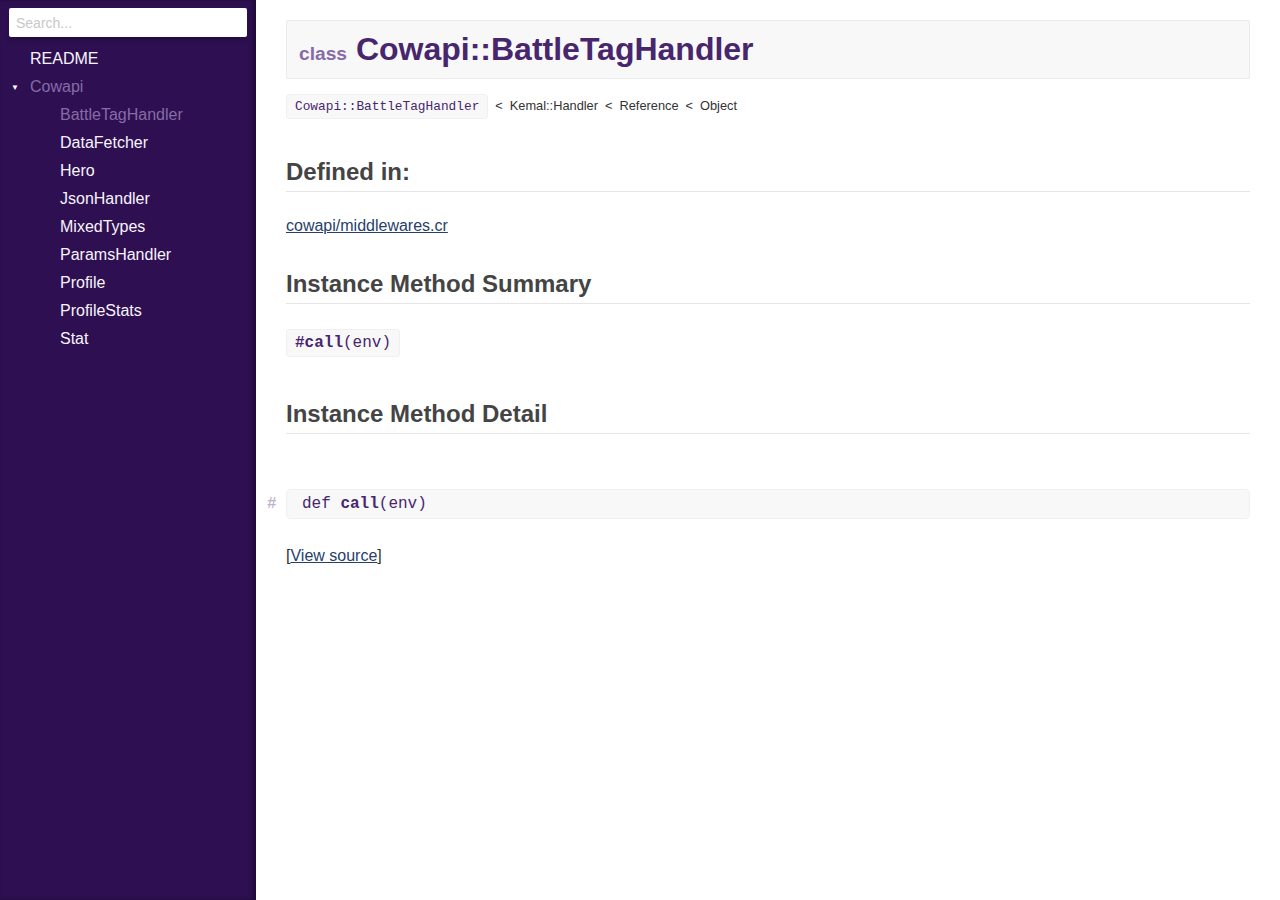
<file: doc/Cowapi/BattleTagHandler.html>
<!DOCTYPE html>
<html lang="en">
<head>
  <meta charset="utf-8" />
  <meta id="repository-name" content="github.com/azah/cowapi">
  <link href="../css/style.css" rel="stylesheet" type="text/css" />
  <script type="text/javascript" src="../js/doc.js"></script>
  <title>Cowapi::BattleTagHandler - github.com/azah/cowapi</title>
</head>
<body>

<div id="types-list">
  <div id="search-box">
    <input type="search" id="search-input" placeholder="Search...">
  </div>

  <ul>
    <li><a href="../index.html">README</a></li>
  </ul>

  <ul>
  
  <li class="parent open current" data-id="github.com/azah/cowapi/Cowapi" data-name="cowapi">
      <a href="../Cowapi.html">Cowapi</a>
      
        <ul>
  
  <li class=" current" data-id="github.com/azah/cowapi/Cowapi/BattleTagHandler" data-name="cowapi::battletaghandler">
      <a href="../Cowapi/BattleTagHandler.html">BattleTagHandler</a>
      
    </li>
  
  <li class=" " data-id="github.com/azah/cowapi/Cowapi/DataFetcher" data-name="cowapi::datafetcher">
      <a href="../Cowapi/DataFetcher.html">DataFetcher</a>
      
    </li>
  
  <li class=" " data-id="github.com/azah/cowapi/Cowapi/Hero" data-name="cowapi::hero">
      <a href="../Cowapi/Hero.html">Hero</a>
      
    </li>
  
  <li class=" " data-id="github.com/azah/cowapi/Cowapi/JsonHandler" data-name="cowapi::jsonhandler">
      <a href="../Cowapi/JsonHandler.html">JsonHandler</a>
      
    </li>
  
  <li class=" " data-id="github.com/azah/cowapi/Cowapi/MixedTypes" data-name="cowapi::mixedtypes">
      <a href="../Cowapi/MixedTypes.html">MixedTypes</a>
      
    </li>
  
  <li class=" " data-id="github.com/azah/cowapi/Cowapi/ParamsHandler" data-name="cowapi::paramshandler">
      <a href="../Cowapi/ParamsHandler.html">ParamsHandler</a>
      
    </li>
  
  <li class=" " data-id="github.com/azah/cowapi/Cowapi/Profile" data-name="cowapi::profile">
      <a href="../Cowapi/Profile.html">Profile</a>
      
    </li>
  
  <li class=" " data-id="github.com/azah/cowapi/Cowapi/ProfileStats" data-name="cowapi::profilestats">
      <a href="../Cowapi/ProfileStats.html">ProfileStats</a>
      
    </li>
  
  <li class=" " data-id="github.com/azah/cowapi/Cowapi/Stat" data-name="cowapi::stat">
      <a href="../Cowapi/Stat.html">Stat</a>
      
    </li>
  
</ul>

      
    </li>
  
</ul>

</div>

<div id="main-content">
<h1 class="type-name">

  <span class="kind">class</span> Cowapi::BattleTagHandler

</h1>


  <ul class="superclass-hierarchy"><li class="superclass"><a href="../Cowapi/BattleTagHandler.html">Cowapi::BattleTagHandler</a></li><li class="superclass">Kemal::Handler</li><li class="superclass">Reference</li><li class="superclass">Object</li></ul>

















  <h2>Defined in:</h2>
  
    
      <a href="https://github.com/azah/cowapi/blob/c577e327707ba81cd6d4bbe102f3a14415cc0aeb/src/cowapi/middlewares.cr#L17" target="_blank">cowapi/middlewares.cr</a>
    
    <br/>
  







  <h2>Instance Method Summary</h2>
  <ul class="list-summary">
    
      <li class="entry-summary">
        <a href="#call%28env%29-instance-method" class="signature"><strong>#call</strong>(env)</a>
        
      </li>
    
  </ul>





<div class="methods-inherited">
  
    


    


  
    


    


  
    


    


  
    


    


  
</div>




  <h2>Instance Method Detail</h2>
  
    <div class="entry-detail" id="call&#40;env&#41;-instance-method">
      <div class="signature">
        
        def <strong>call</strong>(env)

        <a class="method-permalink" href="#call%28env%29-instance-method">#</a>
      </div>
      
      <br/>
      <div>
        
          [<a href="https://github.com/azah/cowapi/blob/c577e327707ba81cd6d4bbe102f3a14415cc0aeb/src/cowapi/middlewares.cr#L20" target="_blank">View source</a>]
        
      </div>
    </div>
  




</div>

</body>
</html>
</file>
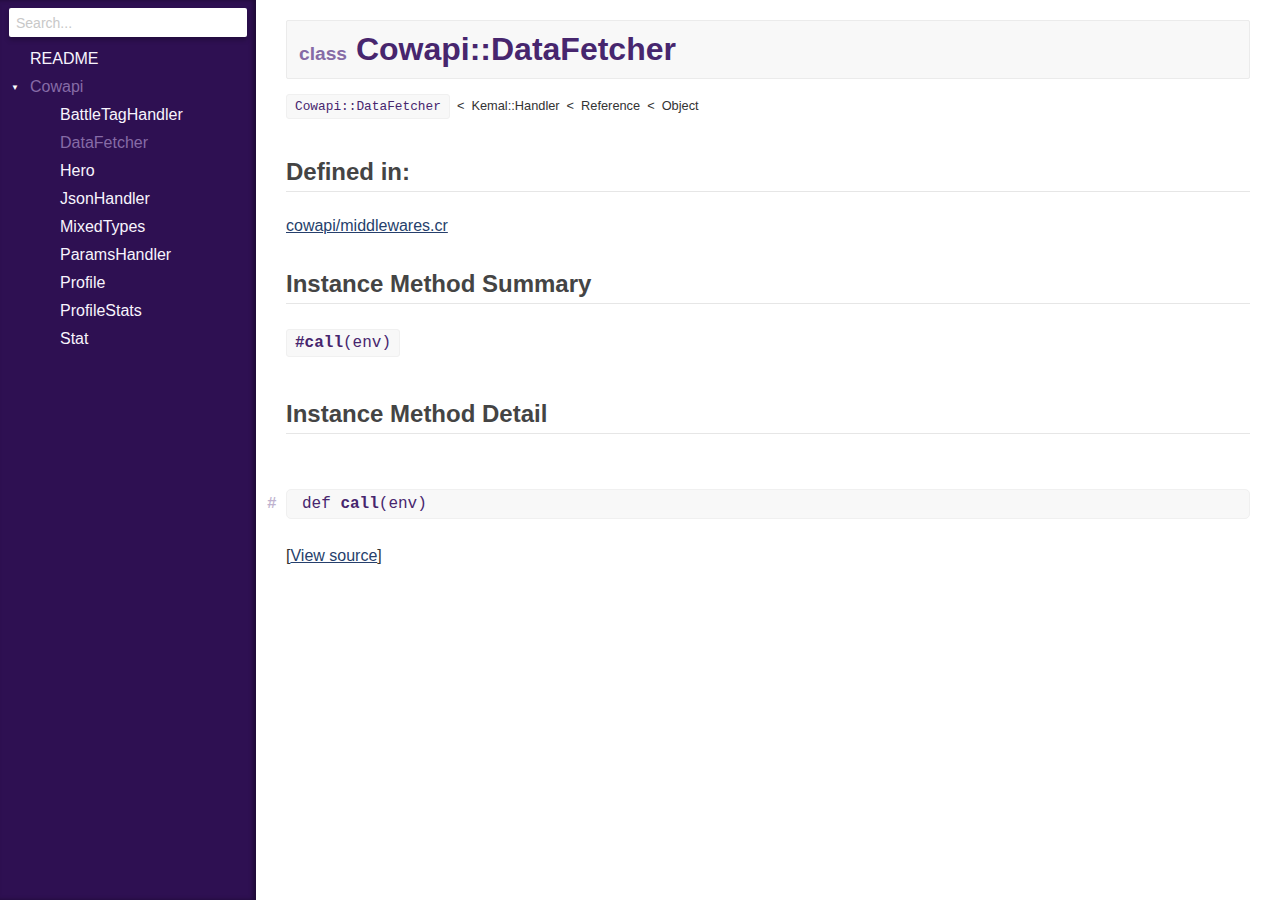
<file: doc/Cowapi/DataFetcher.html>
<!DOCTYPE html>
<html lang="en">
<head>
  <meta charset="utf-8" />
  <meta id="repository-name" content="github.com/azah/cowapi">
  <link href="../css/style.css" rel="stylesheet" type="text/css" />
  <script type="text/javascript" src="../js/doc.js"></script>
  <title>Cowapi::DataFetcher - github.com/azah/cowapi</title>
</head>
<body>

<div id="types-list">
  <div id="search-box">
    <input type="search" id="search-input" placeholder="Search...">
  </div>

  <ul>
    <li><a href="../index.html">README</a></li>
  </ul>

  <ul>
  
  <li class="parent open current" data-id="github.com/azah/cowapi/Cowapi" data-name="cowapi">
      <a href="../Cowapi.html">Cowapi</a>
      
        <ul>
  
  <li class=" " data-id="github.com/azah/cowapi/Cowapi/BattleTagHandler" data-name="cowapi::battletaghandler">
      <a href="../Cowapi/BattleTagHandler.html">BattleTagHandler</a>
      
    </li>
  
  <li class=" current" data-id="github.com/azah/cowapi/Cowapi/DataFetcher" data-name="cowapi::datafetcher">
      <a href="../Cowapi/DataFetcher.html">DataFetcher</a>
      
    </li>
  
  <li class=" " data-id="github.com/azah/cowapi/Cowapi/Hero" data-name="cowapi::hero">
      <a href="../Cowapi/Hero.html">Hero</a>
      
    </li>
  
  <li class=" " data-id="github.com/azah/cowapi/Cowapi/JsonHandler" data-name="cowapi::jsonhandler">
      <a href="../Cowapi/JsonHandler.html">JsonHandler</a>
      
    </li>
  
  <li class=" " data-id="github.com/azah/cowapi/Cowapi/MixedTypes" data-name="cowapi::mixedtypes">
      <a href="../Cowapi/MixedTypes.html">MixedTypes</a>
      
    </li>
  
  <li class=" " data-id="github.com/azah/cowapi/Cowapi/ParamsHandler" data-name="cowapi::paramshandler">
      <a href="../Cowapi/ParamsHandler.html">ParamsHandler</a>
      
    </li>
  
  <li class=" " data-id="github.com/azah/cowapi/Cowapi/Profile" data-name="cowapi::profile">
      <a href="../Cowapi/Profile.html">Profile</a>
      
    </li>
  
  <li class=" " data-id="github.com/azah/cowapi/Cowapi/ProfileStats" data-name="cowapi::profilestats">
      <a href="../Cowapi/ProfileStats.html">ProfileStats</a>
      
    </li>
  
  <li class=" " data-id="github.com/azah/cowapi/Cowapi/Stat" data-name="cowapi::stat">
      <a href="../Cowapi/Stat.html">Stat</a>
      
    </li>
  
</ul>

      
    </li>
  
</ul>

</div>

<div id="main-content">
<h1 class="type-name">

  <span class="kind">class</span> Cowapi::DataFetcher

</h1>


  <ul class="superclass-hierarchy"><li class="superclass"><a href="../Cowapi/DataFetcher.html">Cowapi::DataFetcher</a></li><li class="superclass">Kemal::Handler</li><li class="superclass">Reference</li><li class="superclass">Object</li></ul>

















  <h2>Defined in:</h2>
  
    
      <a href="https://github.com/azah/cowapi/blob/c577e327707ba81cd6d4bbe102f3a14415cc0aeb/src/cowapi/middlewares.cr#L58" target="_blank">cowapi/middlewares.cr</a>
    
    <br/>
  







  <h2>Instance Method Summary</h2>
  <ul class="list-summary">
    
      <li class="entry-summary">
        <a href="#call%28env%29-instance-method" class="signature"><strong>#call</strong>(env)</a>
        
      </li>
    
  </ul>





<div class="methods-inherited">
  
    


    


  
    


    


  
    


    


  
    


    


  
</div>




  <h2>Instance Method Detail</h2>
  
    <div class="entry-detail" id="call&#40;env&#41;-instance-method">
      <div class="signature">
        
        def <strong>call</strong>(env)

        <a class="method-permalink" href="#call%28env%29-instance-method">#</a>
      </div>
      
      <br/>
      <div>
        
          [<a href="https://github.com/azah/cowapi/blob/c577e327707ba81cd6d4bbe102f3a14415cc0aeb/src/cowapi/middlewares.cr#L61" target="_blank">View source</a>]
        
      </div>
    </div>
  




</div>

</body>
</html>
</file>
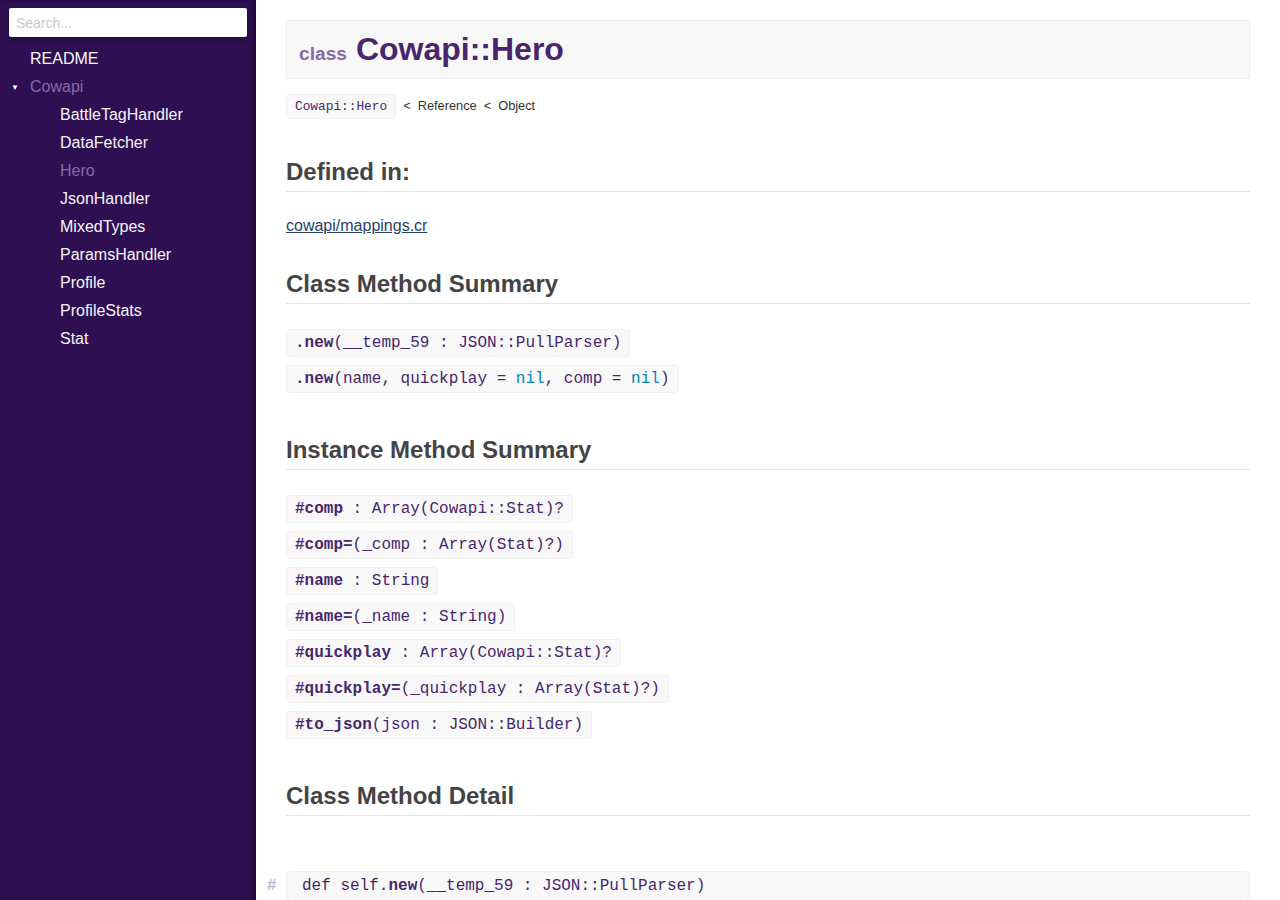
<file: doc/Cowapi/Hero.html>
<!DOCTYPE html>
<html lang="en">
<head>
  <meta charset="utf-8" />
  <meta id="repository-name" content="github.com/azah/cowapi">
  <link href="../css/style.css" rel="stylesheet" type="text/css" />
  <script type="text/javascript" src="../js/doc.js"></script>
  <title>Cowapi::Hero - github.com/azah/cowapi</title>
</head>
<body>

<div id="types-list">
  <div id="search-box">
    <input type="search" id="search-input" placeholder="Search...">
  </div>

  <ul>
    <li><a href="../index.html">README</a></li>
  </ul>

  <ul>
  
  <li class="parent open current" data-id="github.com/azah/cowapi/Cowapi" data-name="cowapi">
      <a href="../Cowapi.html">Cowapi</a>
      
        <ul>
  
  <li class=" " data-id="github.com/azah/cowapi/Cowapi/BattleTagHandler" data-name="cowapi::battletaghandler">
      <a href="../Cowapi/BattleTagHandler.html">BattleTagHandler</a>
      
    </li>
  
  <li class=" " data-id="github.com/azah/cowapi/Cowapi/DataFetcher" data-name="cowapi::datafetcher">
      <a href="../Cowapi/DataFetcher.html">DataFetcher</a>
      
    </li>
  
  <li class=" current" data-id="github.com/azah/cowapi/Cowapi/Hero" data-name="cowapi::hero">
      <a href="../Cowapi/Hero.html">Hero</a>
      
    </li>
  
  <li class=" " data-id="github.com/azah/cowapi/Cowapi/JsonHandler" data-name="cowapi::jsonhandler">
      <a href="../Cowapi/JsonHandler.html">JsonHandler</a>
      
    </li>
  
  <li class=" " data-id="github.com/azah/cowapi/Cowapi/MixedTypes" data-name="cowapi::mixedtypes">
      <a href="../Cowapi/MixedTypes.html">MixedTypes</a>
      
    </li>
  
  <li class=" " data-id="github.com/azah/cowapi/Cowapi/ParamsHandler" data-name="cowapi::paramshandler">
      <a href="../Cowapi/ParamsHandler.html">ParamsHandler</a>
      
    </li>
  
  <li class=" " data-id="github.com/azah/cowapi/Cowapi/Profile" data-name="cowapi::profile">
      <a href="../Cowapi/Profile.html">Profile</a>
      
    </li>
  
  <li class=" " data-id="github.com/azah/cowapi/Cowapi/ProfileStats" data-name="cowapi::profilestats">
      <a href="../Cowapi/ProfileStats.html">ProfileStats</a>
      
    </li>
  
  <li class=" " data-id="github.com/azah/cowapi/Cowapi/Stat" data-name="cowapi::stat">
      <a href="../Cowapi/Stat.html">Stat</a>
      
    </li>
  
</ul>

      
    </li>
  
</ul>

</div>

<div id="main-content">
<h1 class="type-name">

  <span class="kind">class</span> Cowapi::Hero

</h1>


  <ul class="superclass-hierarchy"><li class="superclass"><a href="../Cowapi/Hero.html">Cowapi::Hero</a></li><li class="superclass">Reference</li><li class="superclass">Object</li></ul>

















  <h2>Defined in:</h2>
  
    
      <a href="https://github.com/azah/cowapi/blob/c577e327707ba81cd6d4bbe102f3a14415cc0aeb/src/cowapi/mappings.cr#L38" target="_blank">cowapi/mappings.cr</a>
    
    <br/>
  





  <h2>Class Method Summary</h2>
  <ul class="list-summary">
    
      <li class="entry-summary">
        <a href="#new%28__temp_59%3AJSON%3A%3APullParser%29-class-method" class="signature"><strong>.new</strong>(__temp_59 : JSON::PullParser)</a>
        
      </li>
    
      <li class="entry-summary">
        <a href="#new%28name%2Cquickplay%3Dnil%2Ccomp%3Dnil%29-class-method" class="signature"><strong>.new</strong>(name, quickplay = <span class="n">nil</span>, comp = <span class="n">nil</span>)</a>
        
      </li>
    
  </ul>



  <h2>Instance Method Summary</h2>
  <ul class="list-summary">
    
      <li class="entry-summary">
        <a href="#comp%3AArray%28Cowapi%3A%3AStat%29%3F-instance-method" class="signature"><strong>#comp</strong> : Array(Cowapi::Stat)?</a>
        
      </li>
    
      <li class="entry-summary">
        <a href="#comp%3D%28_comp%3AArray%28Stat%29%3F%29-instance-method" class="signature"><strong>#comp=</strong>(_comp : Array(Stat)?)</a>
        
      </li>
    
      <li class="entry-summary">
        <a href="#name%3AString-instance-method" class="signature"><strong>#name</strong> : String</a>
        
      </li>
    
      <li class="entry-summary">
        <a href="#name%3D%28_name%3AString%29-instance-method" class="signature"><strong>#name=</strong>(_name : String)</a>
        
      </li>
    
      <li class="entry-summary">
        <a href="#quickplay%3AArray%28Cowapi%3A%3AStat%29%3F-instance-method" class="signature"><strong>#quickplay</strong> : Array(Cowapi::Stat)?</a>
        
      </li>
    
      <li class="entry-summary">
        <a href="#quickplay%3D%28_quickplay%3AArray%28Stat%29%3F%29-instance-method" class="signature"><strong>#quickplay=</strong>(_quickplay : Array(Stat)?)</a>
        
      </li>
    
      <li class="entry-summary">
        <a href="#to_json%28json%3AJSON%3A%3ABuilder%29-instance-method" class="signature"><strong>#to_json</strong>(json : JSON::Builder)</a>
        
      </li>
    
  </ul>





<div class="methods-inherited">
  
    


    


  
    


    


  
</div>


  <h2>Class Method Detail</h2>
  
    <div class="entry-detail" id="new&#40;__temp_59:JSON::PullParser&#41;-class-method">
      <div class="signature">
        
        def self.<strong>new</strong>(__temp_59 : JSON::PullParser)

        <a class="method-permalink" href="#new%28__temp_59%3AJSON%3A%3APullParser%29-class-method">#</a>
      </div>
      
      <br/>
      <div>
        
      </div>
    </div>
  
    <div class="entry-detail" id="new&#40;name,quickplay&#61;nil,comp&#61;nil&#41;-class-method">
      <div class="signature">
        
        def self.<strong>new</strong>(name, quickplay = <span class="n">nil</span>, comp = <span class="n">nil</span>)

        <a class="method-permalink" href="#new%28name%2Cquickplay%3Dnil%2Ccomp%3Dnil%29-class-method">#</a>
      </div>
      
      <br/>
      <div>
        
          [<a href="https://github.com/azah/cowapi/blob/c577e327707ba81cd6d4bbe102f3a14415cc0aeb/src/cowapi/mappings.cr#L39" target="_blank">View source</a>]
        
      </div>
    </div>
  



  <h2>Instance Method Detail</h2>
  
    <div class="entry-detail" id="comp:Array&#40;Cowapi::Stat&#41;?-instance-method">
      <div class="signature">
        
        def <strong>comp</strong> : Array(<a href="../Cowapi/Stat.html">Cowapi::Stat</a>)?

        <a class="method-permalink" href="#comp%3AArray%28Cowapi%3A%3AStat%29%3F-instance-method">#</a>
      </div>
      
      <br/>
      <div>
        
      </div>
    </div>
  
    <div class="entry-detail" id="comp&#61;&#40;_comp:Array&#40;Stat&#41;?&#41;-instance-method">
      <div class="signature">
        
        def <strong>comp=</strong>(_comp : Array(<a href="../Cowapi/Stat.html">Stat</a>)?)

        <a class="method-permalink" href="#comp%3D%28_comp%3AArray%28Stat%29%3F%29-instance-method">#</a>
      </div>
      
      <br/>
      <div>
        
      </div>
    </div>
  
    <div class="entry-detail" id="name:String-instance-method">
      <div class="signature">
        
        def <strong>name</strong> : String

        <a class="method-permalink" href="#name%3AString-instance-method">#</a>
      </div>
      
      <br/>
      <div>
        
      </div>
    </div>
  
    <div class="entry-detail" id="name&#61;&#40;_name:String&#41;-instance-method">
      <div class="signature">
        
        def <strong>name=</strong>(_name : String)

        <a class="method-permalink" href="#name%3D%28_name%3AString%29-instance-method">#</a>
      </div>
      
      <br/>
      <div>
        
      </div>
    </div>
  
    <div class="entry-detail" id="quickplay:Array&#40;Cowapi::Stat&#41;?-instance-method">
      <div class="signature">
        
        def <strong>quickplay</strong> : Array(<a href="../Cowapi/Stat.html">Cowapi::Stat</a>)?

        <a class="method-permalink" href="#quickplay%3AArray%28Cowapi%3A%3AStat%29%3F-instance-method">#</a>
      </div>
      
      <br/>
      <div>
        
      </div>
    </div>
  
    <div class="entry-detail" id="quickplay&#61;&#40;_quickplay:Array&#40;Stat&#41;?&#41;-instance-method">
      <div class="signature">
        
        def <strong>quickplay=</strong>(_quickplay : Array(<a href="../Cowapi/Stat.html">Stat</a>)?)

        <a class="method-permalink" href="#quickplay%3D%28_quickplay%3AArray%28Stat%29%3F%29-instance-method">#</a>
      </div>
      
      <br/>
      <div>
        
      </div>
    </div>
  
    <div class="entry-detail" id="to_json&#40;json:JSON::Builder&#41;-instance-method">
      <div class="signature">
        
        def <strong>to_json</strong>(json : JSON::Builder)

        <a class="method-permalink" href="#to_json%28json%3AJSON%3A%3ABuilder%29-instance-method">#</a>
      </div>
      
      <br/>
      <div>
        
      </div>
    </div>
  




</div>

</body>
</html>
</file>
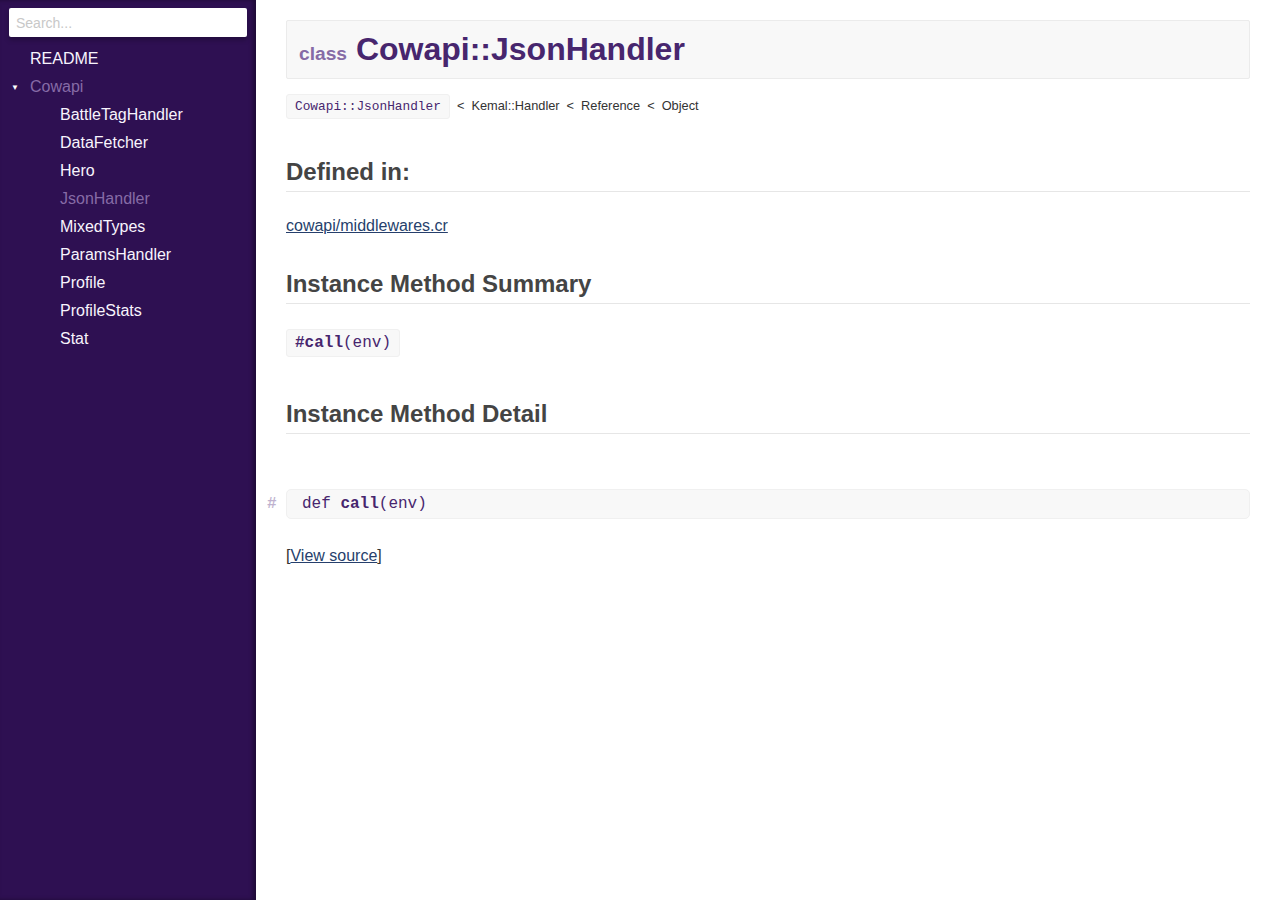
<file: doc/Cowapi/JsonHandler.html>
<!DOCTYPE html>
<html lang="en">
<head>
  <meta charset="utf-8" />
  <meta id="repository-name" content="github.com/azah/cowapi">
  <link href="../css/style.css" rel="stylesheet" type="text/css" />
  <script type="text/javascript" src="../js/doc.js"></script>
  <title>Cowapi::JsonHandler - github.com/azah/cowapi</title>
</head>
<body>

<div id="types-list">
  <div id="search-box">
    <input type="search" id="search-input" placeholder="Search...">
  </div>

  <ul>
    <li><a href="../index.html">README</a></li>
  </ul>

  <ul>
  
  <li class="parent open current" data-id="github.com/azah/cowapi/Cowapi" data-name="cowapi">
      <a href="../Cowapi.html">Cowapi</a>
      
        <ul>
  
  <li class=" " data-id="github.com/azah/cowapi/Cowapi/BattleTagHandler" data-name="cowapi::battletaghandler">
      <a href="../Cowapi/BattleTagHandler.html">BattleTagHandler</a>
      
    </li>
  
  <li class=" " data-id="github.com/azah/cowapi/Cowapi/DataFetcher" data-name="cowapi::datafetcher">
      <a href="../Cowapi/DataFetcher.html">DataFetcher</a>
      
    </li>
  
  <li class=" " data-id="github.com/azah/cowapi/Cowapi/Hero" data-name="cowapi::hero">
      <a href="../Cowapi/Hero.html">Hero</a>
      
    </li>
  
  <li class=" current" data-id="github.com/azah/cowapi/Cowapi/JsonHandler" data-name="cowapi::jsonhandler">
      <a href="../Cowapi/JsonHandler.html">JsonHandler</a>
      
    </li>
  
  <li class=" " data-id="github.com/azah/cowapi/Cowapi/MixedTypes" data-name="cowapi::mixedtypes">
      <a href="../Cowapi/MixedTypes.html">MixedTypes</a>
      
    </li>
  
  <li class=" " data-id="github.com/azah/cowapi/Cowapi/ParamsHandler" data-name="cowapi::paramshandler">
      <a href="../Cowapi/ParamsHandler.html">ParamsHandler</a>
      
    </li>
  
  <li class=" " data-id="github.com/azah/cowapi/Cowapi/Profile" data-name="cowapi::profile">
      <a href="../Cowapi/Profile.html">Profile</a>
      
    </li>
  
  <li class=" " data-id="github.com/azah/cowapi/Cowapi/ProfileStats" data-name="cowapi::profilestats">
      <a href="../Cowapi/ProfileStats.html">ProfileStats</a>
      
    </li>
  
  <li class=" " data-id="github.com/azah/cowapi/Cowapi/Stat" data-name="cowapi::stat">
      <a href="../Cowapi/Stat.html">Stat</a>
      
    </li>
  
</ul>

      
    </li>
  
</ul>

</div>

<div id="main-content">
<h1 class="type-name">

  <span class="kind">class</span> Cowapi::JsonHandler

</h1>


  <ul class="superclass-hierarchy"><li class="superclass"><a href="../Cowapi/JsonHandler.html">Cowapi::JsonHandler</a></li><li class="superclass">Kemal::Handler</li><li class="superclass">Reference</li><li class="superclass">Object</li></ul>

















  <h2>Defined in:</h2>
  
    
      <a href="https://github.com/azah/cowapi/blob/c577e327707ba81cd6d4bbe102f3a14415cc0aeb/src/cowapi/middlewares.cr#L7" target="_blank">cowapi/middlewares.cr</a>
    
    <br/>
  







  <h2>Instance Method Summary</h2>
  <ul class="list-summary">
    
      <li class="entry-summary">
        <a href="#call%28env%29-instance-method" class="signature"><strong>#call</strong>(env)</a>
        
      </li>
    
  </ul>





<div class="methods-inherited">
  
    


    


  
    


    


  
    


    


  
    


    


  
</div>




  <h2>Instance Method Detail</h2>
  
    <div class="entry-detail" id="call&#40;env&#41;-instance-method">
      <div class="signature">
        
        def <strong>call</strong>(env)

        <a class="method-permalink" href="#call%28env%29-instance-method">#</a>
      </div>
      
      <br/>
      <div>
        
          [<a href="https://github.com/azah/cowapi/blob/c577e327707ba81cd6d4bbe102f3a14415cc0aeb/src/cowapi/middlewares.cr#L8" target="_blank">View source</a>]
        
      </div>
    </div>
  




</div>

</body>
</html>
</file>
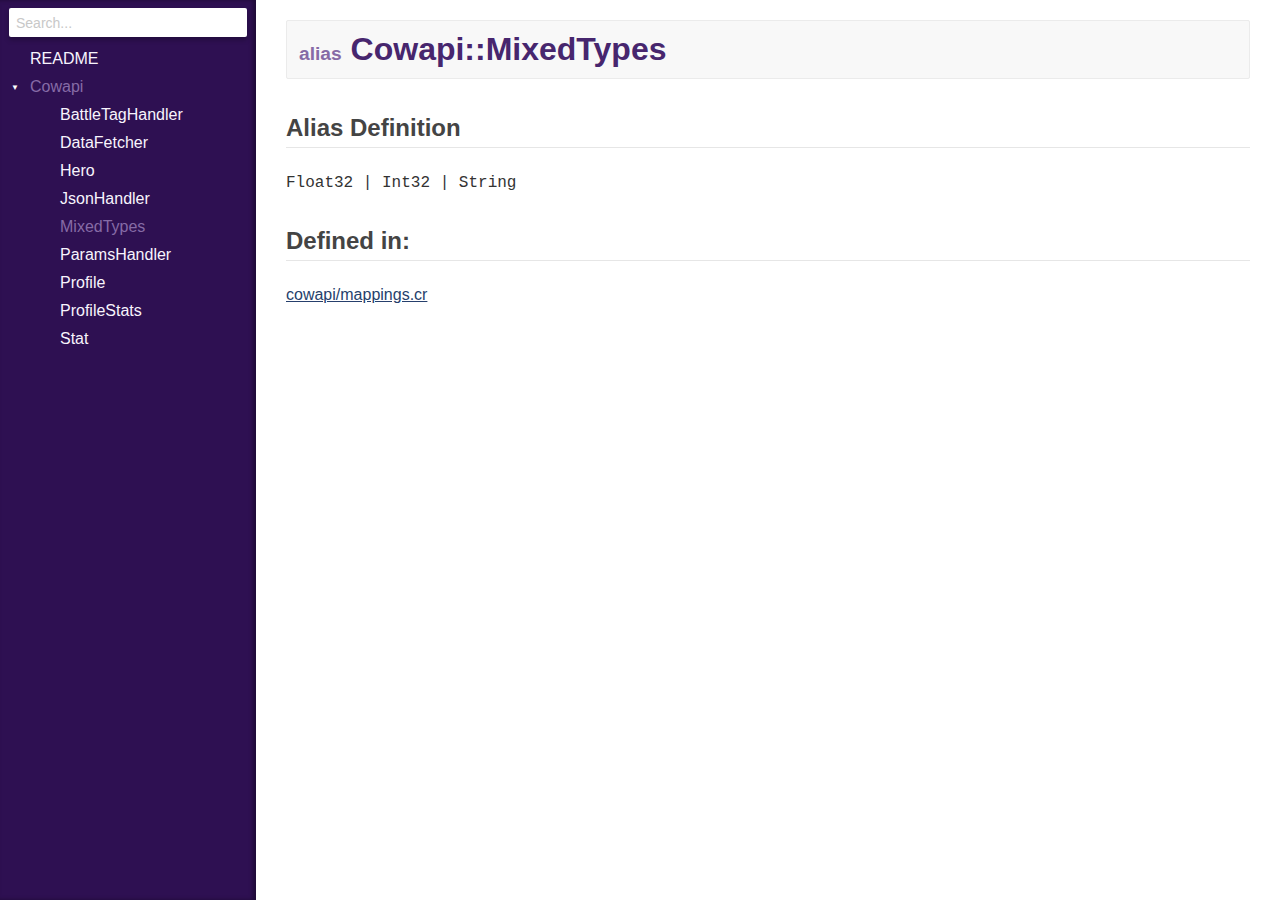
<file: doc/Cowapi/MixedTypes.html>
<!DOCTYPE html>
<html lang="en">
<head>
  <meta charset="utf-8" />
  <meta id="repository-name" content="github.com/azah/cowapi">
  <link href="../css/style.css" rel="stylesheet" type="text/css" />
  <script type="text/javascript" src="../js/doc.js"></script>
  <title>Cowapi::MixedTypes - github.com/azah/cowapi</title>
</head>
<body>

<div id="types-list">
  <div id="search-box">
    <input type="search" id="search-input" placeholder="Search...">
  </div>

  <ul>
    <li><a href="../index.html">README</a></li>
  </ul>

  <ul>
  
  <li class="parent open current" data-id="github.com/azah/cowapi/Cowapi" data-name="cowapi">
      <a href="../Cowapi.html">Cowapi</a>
      
        <ul>
  
  <li class=" " data-id="github.com/azah/cowapi/Cowapi/BattleTagHandler" data-name="cowapi::battletaghandler">
      <a href="../Cowapi/BattleTagHandler.html">BattleTagHandler</a>
      
    </li>
  
  <li class=" " data-id="github.com/azah/cowapi/Cowapi/DataFetcher" data-name="cowapi::datafetcher">
      <a href="../Cowapi/DataFetcher.html">DataFetcher</a>
      
    </li>
  
  <li class=" " data-id="github.com/azah/cowapi/Cowapi/Hero" data-name="cowapi::hero">
      <a href="../Cowapi/Hero.html">Hero</a>
      
    </li>
  
  <li class=" " data-id="github.com/azah/cowapi/Cowapi/JsonHandler" data-name="cowapi::jsonhandler">
      <a href="../Cowapi/JsonHandler.html">JsonHandler</a>
      
    </li>
  
  <li class=" current" data-id="github.com/azah/cowapi/Cowapi/MixedTypes" data-name="cowapi::mixedtypes">
      <a href="../Cowapi/MixedTypes.html">MixedTypes</a>
      
    </li>
  
  <li class=" " data-id="github.com/azah/cowapi/Cowapi/ParamsHandler" data-name="cowapi::paramshandler">
      <a href="../Cowapi/ParamsHandler.html">ParamsHandler</a>
      
    </li>
  
  <li class=" " data-id="github.com/azah/cowapi/Cowapi/Profile" data-name="cowapi::profile">
      <a href="../Cowapi/Profile.html">Profile</a>
      
    </li>
  
  <li class=" " data-id="github.com/azah/cowapi/Cowapi/ProfileStats" data-name="cowapi::profilestats">
      <a href="../Cowapi/ProfileStats.html">ProfileStats</a>
      
    </li>
  
  <li class=" " data-id="github.com/azah/cowapi/Cowapi/Stat" data-name="cowapi::stat">
      <a href="../Cowapi/Stat.html">Stat</a>
      
    </li>
  
</ul>

      
    </li>
  
</ul>

</div>

<div id="main-content">
<h1 class="type-name">

  <span class="kind">alias</span> Cowapi::MixedTypes

</h1>







  <h2>Alias Definition</h2>
  <code>Float32 | Int32 | String</code>












  <h2>Defined in:</h2>
  
    
      <a href="https://github.com/azah/cowapi/blob/c577e327707ba81cd6d4bbe102f3a14415cc0aeb/src/cowapi/mappings.cr#L2" target="_blank">cowapi/mappings.cr</a>
    
    <br/>
  











<div class="methods-inherited">
  
</div>







</div>

</body>
</html>
</file>
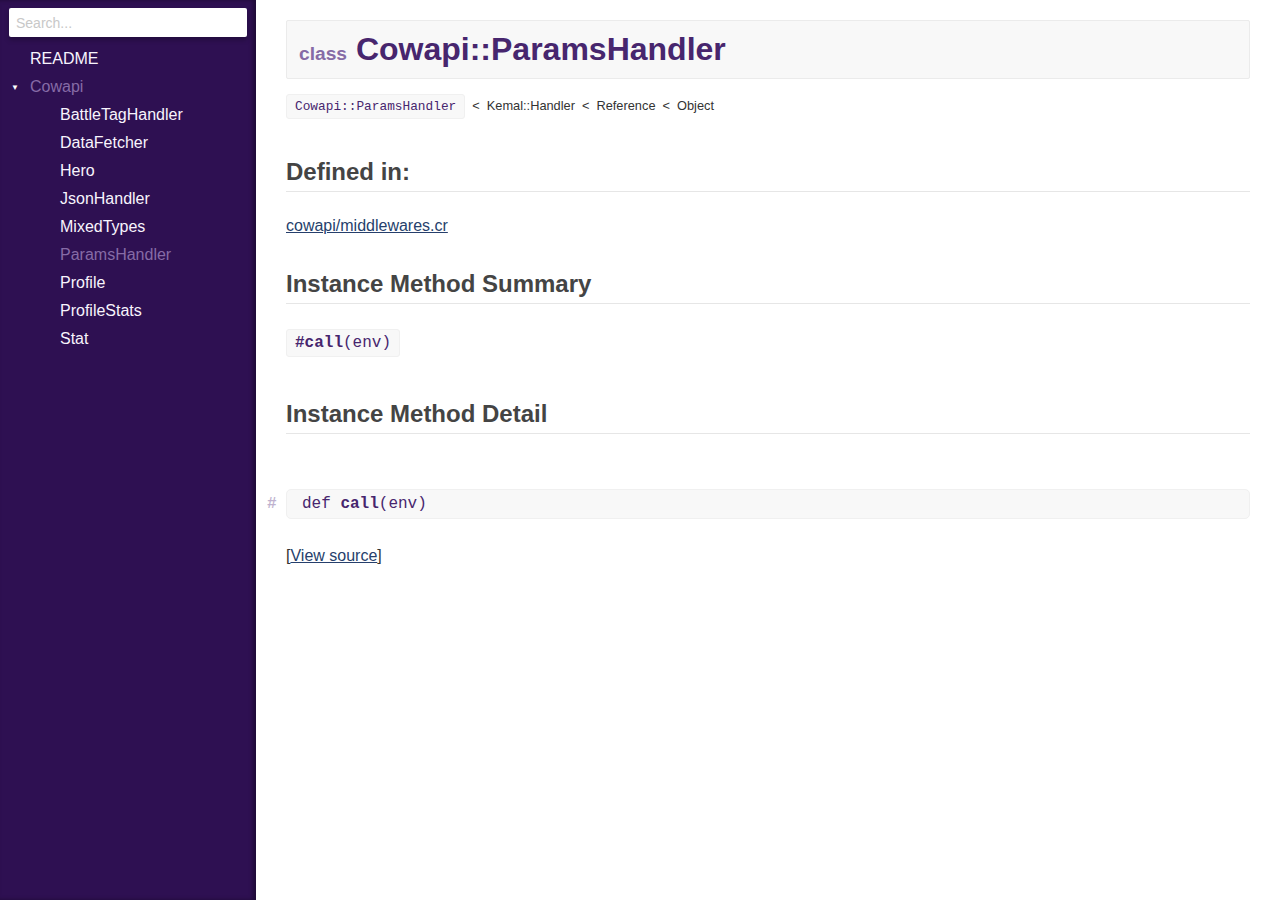
<file: doc/Cowapi/ParamsHandler.html>
<!DOCTYPE html>
<html lang="en">
<head>
  <meta charset="utf-8" />
  <meta id="repository-name" content="github.com/azah/cowapi">
  <link href="../css/style.css" rel="stylesheet" type="text/css" />
  <script type="text/javascript" src="../js/doc.js"></script>
  <title>Cowapi::ParamsHandler - github.com/azah/cowapi</title>
</head>
<body>

<div id="types-list">
  <div id="search-box">
    <input type="search" id="search-input" placeholder="Search...">
  </div>

  <ul>
    <li><a href="../index.html">README</a></li>
  </ul>

  <ul>
  
  <li class="parent open current" data-id="github.com/azah/cowapi/Cowapi" data-name="cowapi">
      <a href="../Cowapi.html">Cowapi</a>
      
        <ul>
  
  <li class=" " data-id="github.com/azah/cowapi/Cowapi/BattleTagHandler" data-name="cowapi::battletaghandler">
      <a href="../Cowapi/BattleTagHandler.html">BattleTagHandler</a>
      
    </li>
  
  <li class=" " data-id="github.com/azah/cowapi/Cowapi/DataFetcher" data-name="cowapi::datafetcher">
      <a href="../Cowapi/DataFetcher.html">DataFetcher</a>
      
    </li>
  
  <li class=" " data-id="github.com/azah/cowapi/Cowapi/Hero" data-name="cowapi::hero">
      <a href="../Cowapi/Hero.html">Hero</a>
      
    </li>
  
  <li class=" " data-id="github.com/azah/cowapi/Cowapi/JsonHandler" data-name="cowapi::jsonhandler">
      <a href="../Cowapi/JsonHandler.html">JsonHandler</a>
      
    </li>
  
  <li class=" " data-id="github.com/azah/cowapi/Cowapi/MixedTypes" data-name="cowapi::mixedtypes">
      <a href="../Cowapi/MixedTypes.html">MixedTypes</a>
      
    </li>
  
  <li class=" current" data-id="github.com/azah/cowapi/Cowapi/ParamsHandler" data-name="cowapi::paramshandler">
      <a href="../Cowapi/ParamsHandler.html">ParamsHandler</a>
      
    </li>
  
  <li class=" " data-id="github.com/azah/cowapi/Cowapi/Profile" data-name="cowapi::profile">
      <a href="../Cowapi/Profile.html">Profile</a>
      
    </li>
  
  <li class=" " data-id="github.com/azah/cowapi/Cowapi/ProfileStats" data-name="cowapi::profilestats">
      <a href="../Cowapi/ProfileStats.html">ProfileStats</a>
      
    </li>
  
  <li class=" " data-id="github.com/azah/cowapi/Cowapi/Stat" data-name="cowapi::stat">
      <a href="../Cowapi/Stat.html">Stat</a>
      
    </li>
  
</ul>

      
    </li>
  
</ul>

</div>

<div id="main-content">
<h1 class="type-name">

  <span class="kind">class</span> Cowapi::ParamsHandler

</h1>


  <ul class="superclass-hierarchy"><li class="superclass"><a href="../Cowapi/ParamsHandler.html">Cowapi::ParamsHandler</a></li><li class="superclass">Kemal::Handler</li><li class="superclass">Reference</li><li class="superclass">Object</li></ul>

















  <h2>Defined in:</h2>
  
    
      <a href="https://github.com/azah/cowapi/blob/c577e327707ba81cd6d4bbe102f3a14415cc0aeb/src/cowapi/middlewares.cr#L30" target="_blank">cowapi/middlewares.cr</a>
    
    <br/>
  







  <h2>Instance Method Summary</h2>
  <ul class="list-summary">
    
      <li class="entry-summary">
        <a href="#call%28env%29-instance-method" class="signature"><strong>#call</strong>(env)</a>
        
      </li>
    
  </ul>





<div class="methods-inherited">
  
    


    


  
    


    


  
    


    


  
    


    


  
</div>




  <h2>Instance Method Detail</h2>
  
    <div class="entry-detail" id="call&#40;env&#41;-instance-method">
      <div class="signature">
        
        def <strong>call</strong>(env)

        <a class="method-permalink" href="#call%28env%29-instance-method">#</a>
      </div>
      
      <br/>
      <div>
        
          [<a href="https://github.com/azah/cowapi/blob/c577e327707ba81cd6d4bbe102f3a14415cc0aeb/src/cowapi/middlewares.cr#L34" target="_blank">View source</a>]
        
      </div>
    </div>
  




</div>

</body>
</html>
</file>
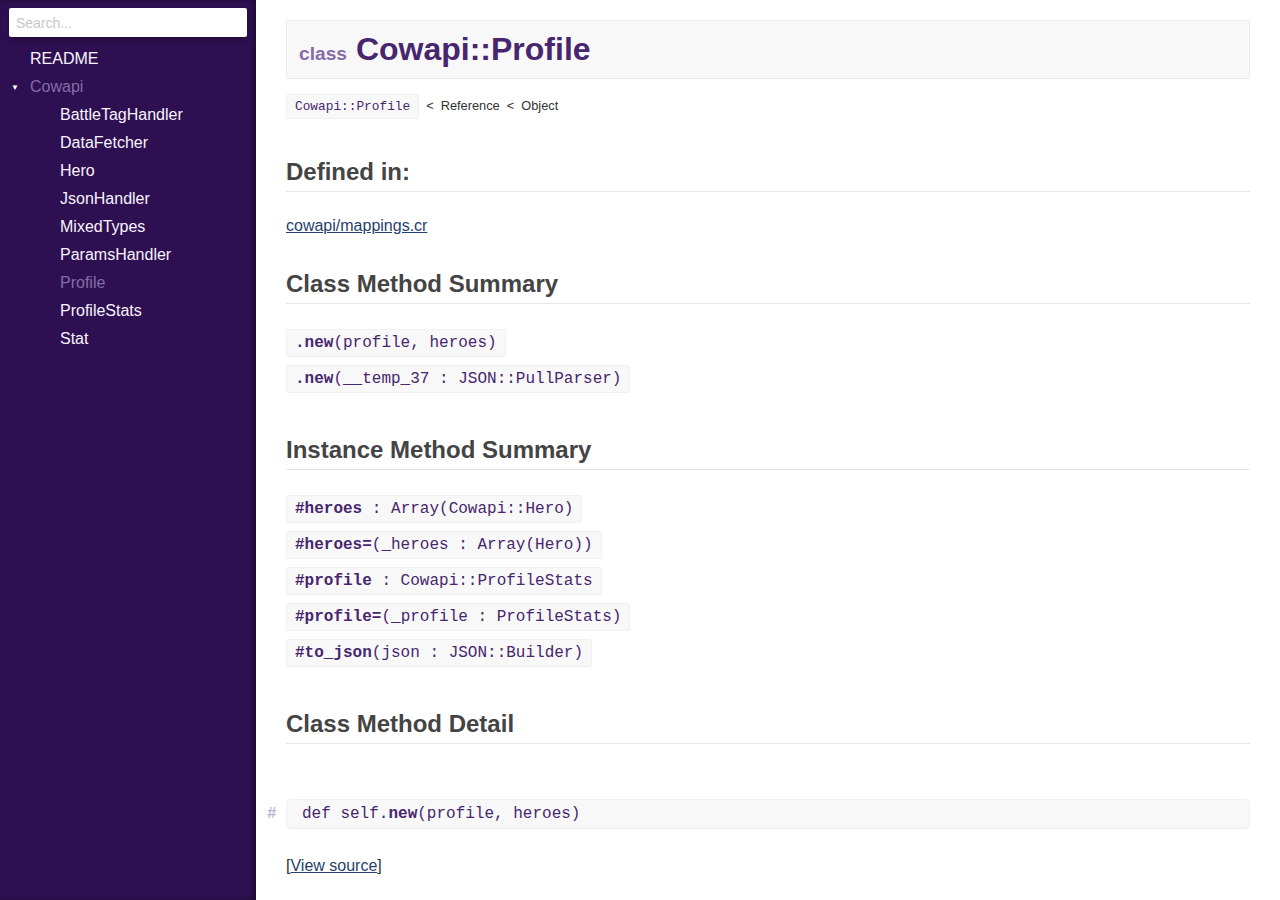
<file: doc/Cowapi/Profile.html>
<!DOCTYPE html>
<html lang="en">
<head>
  <meta charset="utf-8" />
  <meta id="repository-name" content="github.com/azah/cowapi">
  <link href="../css/style.css" rel="stylesheet" type="text/css" />
  <script type="text/javascript" src="../js/doc.js"></script>
  <title>Cowapi::Profile - github.com/azah/cowapi</title>
</head>
<body>

<div id="types-list">
  <div id="search-box">
    <input type="search" id="search-input" placeholder="Search...">
  </div>

  <ul>
    <li><a href="../index.html">README</a></li>
  </ul>

  <ul>
  
  <li class="parent open current" data-id="github.com/azah/cowapi/Cowapi" data-name="cowapi">
      <a href="../Cowapi.html">Cowapi</a>
      
        <ul>
  
  <li class=" " data-id="github.com/azah/cowapi/Cowapi/BattleTagHandler" data-name="cowapi::battletaghandler">
      <a href="../Cowapi/BattleTagHandler.html">BattleTagHandler</a>
      
    </li>
  
  <li class=" " data-id="github.com/azah/cowapi/Cowapi/DataFetcher" data-name="cowapi::datafetcher">
      <a href="../Cowapi/DataFetcher.html">DataFetcher</a>
      
    </li>
  
  <li class=" " data-id="github.com/azah/cowapi/Cowapi/Hero" data-name="cowapi::hero">
      <a href="../Cowapi/Hero.html">Hero</a>
      
    </li>
  
  <li class=" " data-id="github.com/azah/cowapi/Cowapi/JsonHandler" data-name="cowapi::jsonhandler">
      <a href="../Cowapi/JsonHandler.html">JsonHandler</a>
      
    </li>
  
  <li class=" " data-id="github.com/azah/cowapi/Cowapi/MixedTypes" data-name="cowapi::mixedtypes">
      <a href="../Cowapi/MixedTypes.html">MixedTypes</a>
      
    </li>
  
  <li class=" " data-id="github.com/azah/cowapi/Cowapi/ParamsHandler" data-name="cowapi::paramshandler">
      <a href="../Cowapi/ParamsHandler.html">ParamsHandler</a>
      
    </li>
  
  <li class=" current" data-id="github.com/azah/cowapi/Cowapi/Profile" data-name="cowapi::profile">
      <a href="../Cowapi/Profile.html">Profile</a>
      
    </li>
  
  <li class=" " data-id="github.com/azah/cowapi/Cowapi/ProfileStats" data-name="cowapi::profilestats">
      <a href="../Cowapi/ProfileStats.html">ProfileStats</a>
      
    </li>
  
  <li class=" " data-id="github.com/azah/cowapi/Cowapi/Stat" data-name="cowapi::stat">
      <a href="../Cowapi/Stat.html">Stat</a>
      
    </li>
  
</ul>

      
    </li>
  
</ul>

</div>

<div id="main-content">
<h1 class="type-name">

  <span class="kind">class</span> Cowapi::Profile

</h1>


  <ul class="superclass-hierarchy"><li class="superclass"><a href="../Cowapi/Profile.html">Cowapi::Profile</a></li><li class="superclass">Reference</li><li class="superclass">Object</li></ul>

















  <h2>Defined in:</h2>
  
    
      <a href="https://github.com/azah/cowapi/blob/c577e327707ba81cd6d4bbe102f3a14415cc0aeb/src/cowapi/mappings.cr#L4" target="_blank">cowapi/mappings.cr</a>
    
    <br/>
  





  <h2>Class Method Summary</h2>
  <ul class="list-summary">
    
      <li class="entry-summary">
        <a href="#new%28profile%2Cheroes%29-class-method" class="signature"><strong>.new</strong>(profile, heroes)</a>
        
      </li>
    
      <li class="entry-summary">
        <a href="#new%28__temp_37%3AJSON%3A%3APullParser%29-class-method" class="signature"><strong>.new</strong>(__temp_37 : JSON::PullParser)</a>
        
      </li>
    
  </ul>



  <h2>Instance Method Summary</h2>
  <ul class="list-summary">
    
      <li class="entry-summary">
        <a href="#heroes%3AArray%28Cowapi%3A%3AHero%29-instance-method" class="signature"><strong>#heroes</strong> : Array(Cowapi::Hero)</a>
        
      </li>
    
      <li class="entry-summary">
        <a href="#heroes%3D%28_heroes%3AArray%28Hero%29%29-instance-method" class="signature"><strong>#heroes=</strong>(_heroes : Array(Hero))</a>
        
      </li>
    
      <li class="entry-summary">
        <a href="#profile%3ACowapi%3A%3AProfileStats-instance-method" class="signature"><strong>#profile</strong> : Cowapi::ProfileStats</a>
        
      </li>
    
      <li class="entry-summary">
        <a href="#profile%3D%28_profile%3AProfileStats%29-instance-method" class="signature"><strong>#profile=</strong>(_profile : ProfileStats)</a>
        
      </li>
    
      <li class="entry-summary">
        <a href="#to_json%28json%3AJSON%3A%3ABuilder%29-instance-method" class="signature"><strong>#to_json</strong>(json : JSON::Builder)</a>
        
      </li>
    
  </ul>





<div class="methods-inherited">
  
    


    


  
    


    


  
</div>


  <h2>Class Method Detail</h2>
  
    <div class="entry-detail" id="new&#40;profile,heroes&#41;-class-method">
      <div class="signature">
        
        def self.<strong>new</strong>(profile, heroes)

        <a class="method-permalink" href="#new%28profile%2Cheroes%29-class-method">#</a>
      </div>
      
      <br/>
      <div>
        
          [<a href="https://github.com/azah/cowapi/blob/c577e327707ba81cd6d4bbe102f3a14415cc0aeb/src/cowapi/mappings.cr#L5" target="_blank">View source</a>]
        
      </div>
    </div>
  
    <div class="entry-detail" id="new&#40;__temp_37:JSON::PullParser&#41;-class-method">
      <div class="signature">
        
        def self.<strong>new</strong>(__temp_37 : JSON::PullParser)

        <a class="method-permalink" href="#new%28__temp_37%3AJSON%3A%3APullParser%29-class-method">#</a>
      </div>
      
      <br/>
      <div>
        
      </div>
    </div>
  



  <h2>Instance Method Detail</h2>
  
    <div class="entry-detail" id="heroes:Array&#40;Cowapi::Hero&#41;-instance-method">
      <div class="signature">
        
        def <strong>heroes</strong> : Array(<a href="../Cowapi/Hero.html">Cowapi::Hero</a>)

        <a class="method-permalink" href="#heroes%3AArray%28Cowapi%3A%3AHero%29-instance-method">#</a>
      </div>
      
      <br/>
      <div>
        
      </div>
    </div>
  
    <div class="entry-detail" id="heroes&#61;&#40;_heroes:Array&#40;Hero&#41;&#41;-instance-method">
      <div class="signature">
        
        def <strong>heroes=</strong>(_heroes : Array(<a href="../Cowapi/Hero.html">Hero</a>))

        <a class="method-permalink" href="#heroes%3D%28_heroes%3AArray%28Hero%29%29-instance-method">#</a>
      </div>
      
      <br/>
      <div>
        
      </div>
    </div>
  
    <div class="entry-detail" id="profile:Cowapi::ProfileStats-instance-method">
      <div class="signature">
        
        def <strong>profile</strong> : <a href="../Cowapi/ProfileStats.html">Cowapi::ProfileStats</a>

        <a class="method-permalink" href="#profile%3ACowapi%3A%3AProfileStats-instance-method">#</a>
      </div>
      
      <br/>
      <div>
        
      </div>
    </div>
  
    <div class="entry-detail" id="profile&#61;&#40;_profile:ProfileStats&#41;-instance-method">
      <div class="signature">
        
        def <strong>profile=</strong>(_profile : <a href="../Cowapi/ProfileStats.html">ProfileStats</a>)

        <a class="method-permalink" href="#profile%3D%28_profile%3AProfileStats%29-instance-method">#</a>
      </div>
      
      <br/>
      <div>
        
      </div>
    </div>
  
    <div class="entry-detail" id="to_json&#40;json:JSON::Builder&#41;-instance-method">
      <div class="signature">
        
        def <strong>to_json</strong>(json : JSON::Builder)

        <a class="method-permalink" href="#to_json%28json%3AJSON%3A%3ABuilder%29-instance-method">#</a>
      </div>
      
      <br/>
      <div>
        
      </div>
    </div>
  




</div>

</body>
</html>
</file>
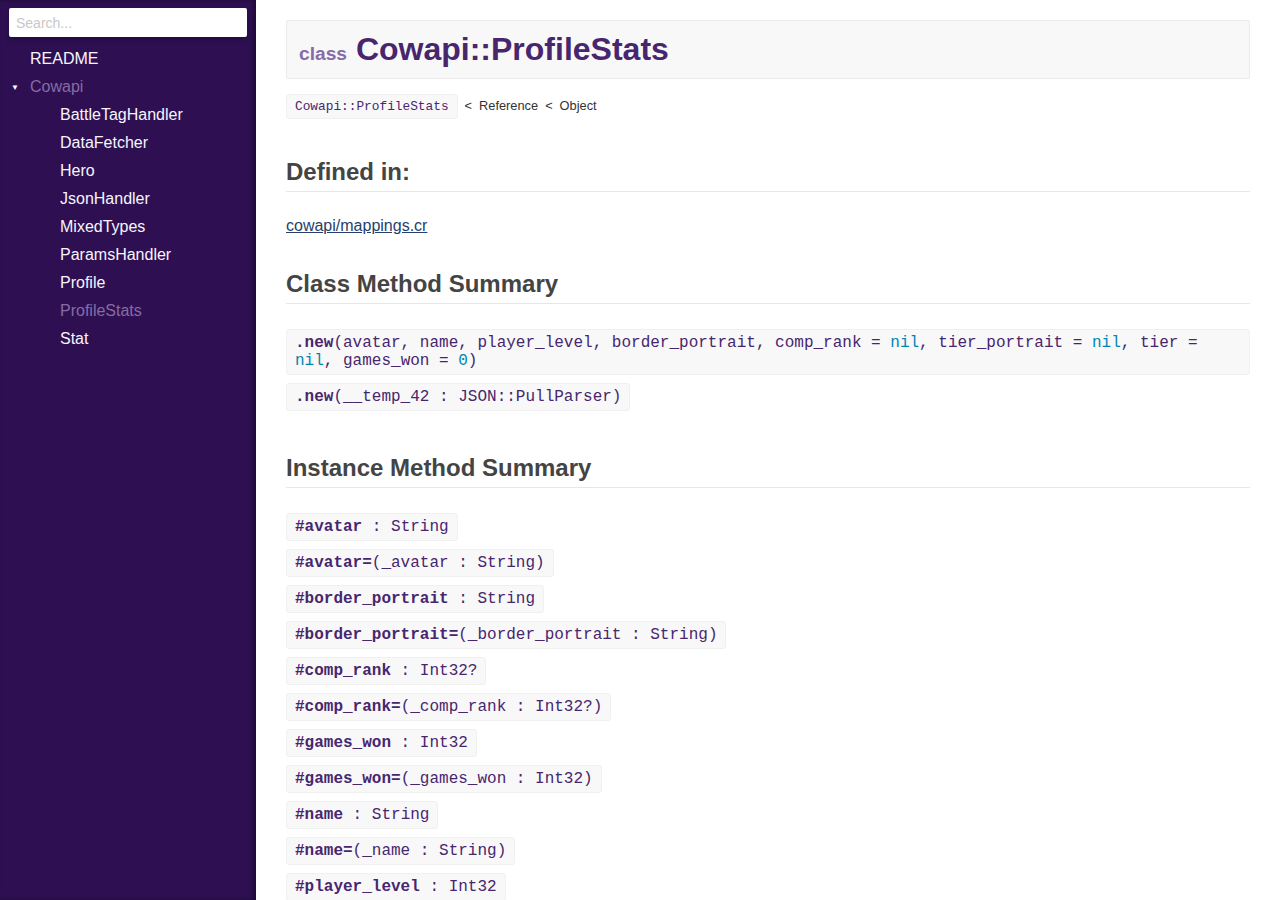
<file: doc/Cowapi/ProfileStats.html>
<!DOCTYPE html>
<html lang="en">
<head>
  <meta charset="utf-8" />
  <meta id="repository-name" content="github.com/azah/cowapi">
  <link href="../css/style.css" rel="stylesheet" type="text/css" />
  <script type="text/javascript" src="../js/doc.js"></script>
  <title>Cowapi::ProfileStats - github.com/azah/cowapi</title>
</head>
<body>

<div id="types-list">
  <div id="search-box">
    <input type="search" id="search-input" placeholder="Search...">
  </div>

  <ul>
    <li><a href="../index.html">README</a></li>
  </ul>

  <ul>
  
  <li class="parent open current" data-id="github.com/azah/cowapi/Cowapi" data-name="cowapi">
      <a href="../Cowapi.html">Cowapi</a>
      
        <ul>
  
  <li class=" " data-id="github.com/azah/cowapi/Cowapi/BattleTagHandler" data-name="cowapi::battletaghandler">
      <a href="../Cowapi/BattleTagHandler.html">BattleTagHandler</a>
      
    </li>
  
  <li class=" " data-id="github.com/azah/cowapi/Cowapi/DataFetcher" data-name="cowapi::datafetcher">
      <a href="../Cowapi/DataFetcher.html">DataFetcher</a>
      
    </li>
  
  <li class=" " data-id="github.com/azah/cowapi/Cowapi/Hero" data-name="cowapi::hero">
      <a href="../Cowapi/Hero.html">Hero</a>
      
    </li>
  
  <li class=" " data-id="github.com/azah/cowapi/Cowapi/JsonHandler" data-name="cowapi::jsonhandler">
      <a href="../Cowapi/JsonHandler.html">JsonHandler</a>
      
    </li>
  
  <li class=" " data-id="github.com/azah/cowapi/Cowapi/MixedTypes" data-name="cowapi::mixedtypes">
      <a href="../Cowapi/MixedTypes.html">MixedTypes</a>
      
    </li>
  
  <li class=" " data-id="github.com/azah/cowapi/Cowapi/ParamsHandler" data-name="cowapi::paramshandler">
      <a href="../Cowapi/ParamsHandler.html">ParamsHandler</a>
      
    </li>
  
  <li class=" " data-id="github.com/azah/cowapi/Cowapi/Profile" data-name="cowapi::profile">
      <a href="../Cowapi/Profile.html">Profile</a>
      
    </li>
  
  <li class=" current" data-id="github.com/azah/cowapi/Cowapi/ProfileStats" data-name="cowapi::profilestats">
      <a href="../Cowapi/ProfileStats.html">ProfileStats</a>
      
    </li>
  
  <li class=" " data-id="github.com/azah/cowapi/Cowapi/Stat" data-name="cowapi::stat">
      <a href="../Cowapi/Stat.html">Stat</a>
      
    </li>
  
</ul>

      
    </li>
  
</ul>

</div>

<div id="main-content">
<h1 class="type-name">

  <span class="kind">class</span> Cowapi::ProfileStats

</h1>


  <ul class="superclass-hierarchy"><li class="superclass"><a href="../Cowapi/ProfileStats.html">Cowapi::ProfileStats</a></li><li class="superclass">Reference</li><li class="superclass">Object</li></ul>

















  <h2>Defined in:</h2>
  
    
      <a href="https://github.com/azah/cowapi/blob/c577e327707ba81cd6d4bbe102f3a14415cc0aeb/src/cowapi/mappings.cr#L14" target="_blank">cowapi/mappings.cr</a>
    
    <br/>
  





  <h2>Class Method Summary</h2>
  <ul class="list-summary">
    
      <li class="entry-summary">
        <a href="#new%28avatar%2Cname%2Cplayer_level%2Cborder_portrait%2Ccomp_rank%3Dnil%2Ctier_portrait%3Dnil%2Ctier%3Dnil%2Cgames_won%3D0%29-class-method" class="signature"><strong>.new</strong>(avatar, name, player_level, border_portrait, comp_rank = <span class="n">nil</span>, tier_portrait = <span class="n">nil</span>, tier = <span class="n">nil</span>, games_won = <span class="n">0</span>)</a>
        
      </li>
    
      <li class="entry-summary">
        <a href="#new%28__temp_42%3AJSON%3A%3APullParser%29-class-method" class="signature"><strong>.new</strong>(__temp_42 : JSON::PullParser)</a>
        
      </li>
    
  </ul>



  <h2>Instance Method Summary</h2>
  <ul class="list-summary">
    
      <li class="entry-summary">
        <a href="#avatar%3AString-instance-method" class="signature"><strong>#avatar</strong> : String</a>
        
      </li>
    
      <li class="entry-summary">
        <a href="#avatar%3D%28_avatar%3AString%29-instance-method" class="signature"><strong>#avatar=</strong>(_avatar : String)</a>
        
      </li>
    
      <li class="entry-summary">
        <a href="#border_portrait%3AString-instance-method" class="signature"><strong>#border_portrait</strong> : String</a>
        
      </li>
    
      <li class="entry-summary">
        <a href="#border_portrait%3D%28_border_portrait%3AString%29-instance-method" class="signature"><strong>#border_portrait=</strong>(_border_portrait : String)</a>
        
      </li>
    
      <li class="entry-summary">
        <a href="#comp_rank%3AInt32%3F-instance-method" class="signature"><strong>#comp_rank</strong> : Int32?</a>
        
      </li>
    
      <li class="entry-summary">
        <a href="#comp_rank%3D%28_comp_rank%3AInt32%3F%29-instance-method" class="signature"><strong>#comp_rank=</strong>(_comp_rank : Int32?)</a>
        
      </li>
    
      <li class="entry-summary">
        <a href="#games_won%3AInt32-instance-method" class="signature"><strong>#games_won</strong> : Int32</a>
        
      </li>
    
      <li class="entry-summary">
        <a href="#games_won%3D%28_games_won%3AInt32%29-instance-method" class="signature"><strong>#games_won=</strong>(_games_won : Int32)</a>
        
      </li>
    
      <li class="entry-summary">
        <a href="#name%3AString-instance-method" class="signature"><strong>#name</strong> : String</a>
        
      </li>
    
      <li class="entry-summary">
        <a href="#name%3D%28_name%3AString%29-instance-method" class="signature"><strong>#name=</strong>(_name : String)</a>
        
      </li>
    
      <li class="entry-summary">
        <a href="#player_level%3AInt32-instance-method" class="signature"><strong>#player_level</strong> : Int32</a>
        
      </li>
    
      <li class="entry-summary">
        <a href="#player_level%3D%28_player_level%3AInt32%29-instance-method" class="signature"><strong>#player_level=</strong>(_player_level : Int32)</a>
        
      </li>
    
      <li class="entry-summary">
        <a href="#tier%3AString%3F-instance-method" class="signature"><strong>#tier</strong> : String?</a>
        
      </li>
    
      <li class="entry-summary">
        <a href="#tier%3D%28_tier%3AString%3F%29-instance-method" class="signature"><strong>#tier=</strong>(_tier : String?)</a>
        
      </li>
    
      <li class="entry-summary">
        <a href="#tier_portrait%3AString%3F-instance-method" class="signature"><strong>#tier_portrait</strong> : String?</a>
        
      </li>
    
      <li class="entry-summary">
        <a href="#tier_portrait%3D%28_tier_portrait%3AString%3F%29-instance-method" class="signature"><strong>#tier_portrait=</strong>(_tier_portrait : String?)</a>
        
      </li>
    
      <li class="entry-summary">
        <a href="#to_json%28json%3AJSON%3A%3ABuilder%29-instance-method" class="signature"><strong>#to_json</strong>(json : JSON::Builder)</a>
        
      </li>
    
  </ul>





<div class="methods-inherited">
  
    


    


  
    


    


  
</div>


  <h2>Class Method Detail</h2>
  
    <div class="entry-detail" id="new&#40;avatar,name,player_level,border_portrait,comp_rank&#61;nil,tier_portrait&#61;nil,tier&#61;nil,games_won&#61;0&#41;-class-method">
      <div class="signature">
        
        def self.<strong>new</strong>(avatar, name, player_level, border_portrait, comp_rank = <span class="n">nil</span>, tier_portrait = <span class="n">nil</span>, tier = <span class="n">nil</span>, games_won = <span class="n">0</span>)

        <a class="method-permalink" href="#new%28avatar%2Cname%2Cplayer_level%2Cborder_portrait%2Ccomp_rank%3Dnil%2Ctier_portrait%3Dnil%2Ctier%3Dnil%2Cgames_won%3D0%29-class-method">#</a>
      </div>
      
      <br/>
      <div>
        
          [<a href="https://github.com/azah/cowapi/blob/c577e327707ba81cd6d4bbe102f3a14415cc0aeb/src/cowapi/mappings.cr#L15" target="_blank">View source</a>]
        
      </div>
    </div>
  
    <div class="entry-detail" id="new&#40;__temp_42:JSON::PullParser&#41;-class-method">
      <div class="signature">
        
        def self.<strong>new</strong>(__temp_42 : JSON::PullParser)

        <a class="method-permalink" href="#new%28__temp_42%3AJSON%3A%3APullParser%29-class-method">#</a>
      </div>
      
      <br/>
      <div>
        
      </div>
    </div>
  



  <h2>Instance Method Detail</h2>
  
    <div class="entry-detail" id="avatar:String-instance-method">
      <div class="signature">
        
        def <strong>avatar</strong> : String

        <a class="method-permalink" href="#avatar%3AString-instance-method">#</a>
      </div>
      
      <br/>
      <div>
        
      </div>
    </div>
  
    <div class="entry-detail" id="avatar&#61;&#40;_avatar:String&#41;-instance-method">
      <div class="signature">
        
        def <strong>avatar=</strong>(_avatar : String)

        <a class="method-permalink" href="#avatar%3D%28_avatar%3AString%29-instance-method">#</a>
      </div>
      
      <br/>
      <div>
        
      </div>
    </div>
  
    <div class="entry-detail" id="border_portrait:String-instance-method">
      <div class="signature">
        
        def <strong>border_portrait</strong> : String

        <a class="method-permalink" href="#border_portrait%3AString-instance-method">#</a>
      </div>
      
      <br/>
      <div>
        
      </div>
    </div>
  
    <div class="entry-detail" id="border_portrait&#61;&#40;_border_portrait:String&#41;-instance-method">
      <div class="signature">
        
        def <strong>border_portrait=</strong>(_border_portrait : String)

        <a class="method-permalink" href="#border_portrait%3D%28_border_portrait%3AString%29-instance-method">#</a>
      </div>
      
      <br/>
      <div>
        
      </div>
    </div>
  
    <div class="entry-detail" id="comp_rank:Int32?-instance-method">
      <div class="signature">
        
        def <strong>comp_rank</strong> : Int32?

        <a class="method-permalink" href="#comp_rank%3AInt32%3F-instance-method">#</a>
      </div>
      
      <br/>
      <div>
        
      </div>
    </div>
  
    <div class="entry-detail" id="comp_rank&#61;&#40;_comp_rank:Int32?&#41;-instance-method">
      <div class="signature">
        
        def <strong>comp_rank=</strong>(_comp_rank : Int32?)

        <a class="method-permalink" href="#comp_rank%3D%28_comp_rank%3AInt32%3F%29-instance-method">#</a>
      </div>
      
      <br/>
      <div>
        
      </div>
    </div>
  
    <div class="entry-detail" id="games_won:Int32-instance-method">
      <div class="signature">
        
        def <strong>games_won</strong> : Int32

        <a class="method-permalink" href="#games_won%3AInt32-instance-method">#</a>
      </div>
      
      <br/>
      <div>
        
      </div>
    </div>
  
    <div class="entry-detail" id="games_won&#61;&#40;_games_won:Int32&#41;-instance-method">
      <div class="signature">
        
        def <strong>games_won=</strong>(_games_won : Int32)

        <a class="method-permalink" href="#games_won%3D%28_games_won%3AInt32%29-instance-method">#</a>
      </div>
      
      <br/>
      <div>
        
      </div>
    </div>
  
    <div class="entry-detail" id="name:String-instance-method">
      <div class="signature">
        
        def <strong>name</strong> : String

        <a class="method-permalink" href="#name%3AString-instance-method">#</a>
      </div>
      
      <br/>
      <div>
        
      </div>
    </div>
  
    <div class="entry-detail" id="name&#61;&#40;_name:String&#41;-instance-method">
      <div class="signature">
        
        def <strong>name=</strong>(_name : String)

        <a class="method-permalink" href="#name%3D%28_name%3AString%29-instance-method">#</a>
      </div>
      
      <br/>
      <div>
        
      </div>
    </div>
  
    <div class="entry-detail" id="player_level:Int32-instance-method">
      <div class="signature">
        
        def <strong>player_level</strong> : Int32

        <a class="method-permalink" href="#player_level%3AInt32-instance-method">#</a>
      </div>
      
      <br/>
      <div>
        
      </div>
    </div>
  
    <div class="entry-detail" id="player_level&#61;&#40;_player_level:Int32&#41;-instance-method">
      <div class="signature">
        
        def <strong>player_level=</strong>(_player_level : Int32)

        <a class="method-permalink" href="#player_level%3D%28_player_level%3AInt32%29-instance-method">#</a>
      </div>
      
      <br/>
      <div>
        
      </div>
    </div>
  
    <div class="entry-detail" id="tier:String?-instance-method">
      <div class="signature">
        
        def <strong>tier</strong> : String?

        <a class="method-permalink" href="#tier%3AString%3F-instance-method">#</a>
      </div>
      
      <br/>
      <div>
        
      </div>
    </div>
  
    <div class="entry-detail" id="tier&#61;&#40;_tier:String?&#41;-instance-method">
      <div class="signature">
        
        def <strong>tier=</strong>(_tier : String?)

        <a class="method-permalink" href="#tier%3D%28_tier%3AString%3F%29-instance-method">#</a>
      </div>
      
      <br/>
      <div>
        
      </div>
    </div>
  
    <div class="entry-detail" id="tier_portrait:String?-instance-method">
      <div class="signature">
        
        def <strong>tier_portrait</strong> : String?

        <a class="method-permalink" href="#tier_portrait%3AString%3F-instance-method">#</a>
      </div>
      
      <br/>
      <div>
        
      </div>
    </div>
  
    <div class="entry-detail" id="tier_portrait&#61;&#40;_tier_portrait:String?&#41;-instance-method">
      <div class="signature">
        
        def <strong>tier_portrait=</strong>(_tier_portrait : String?)

        <a class="method-permalink" href="#tier_portrait%3D%28_tier_portrait%3AString%3F%29-instance-method">#</a>
      </div>
      
      <br/>
      <div>
        
      </div>
    </div>
  
    <div class="entry-detail" id="to_json&#40;json:JSON::Builder&#41;-instance-method">
      <div class="signature">
        
        def <strong>to_json</strong>(json : JSON::Builder)

        <a class="method-permalink" href="#to_json%28json%3AJSON%3A%3ABuilder%29-instance-method">#</a>
      </div>
      
      <br/>
      <div>
        
      </div>
    </div>
  




</div>

</body>
</html>
</file>
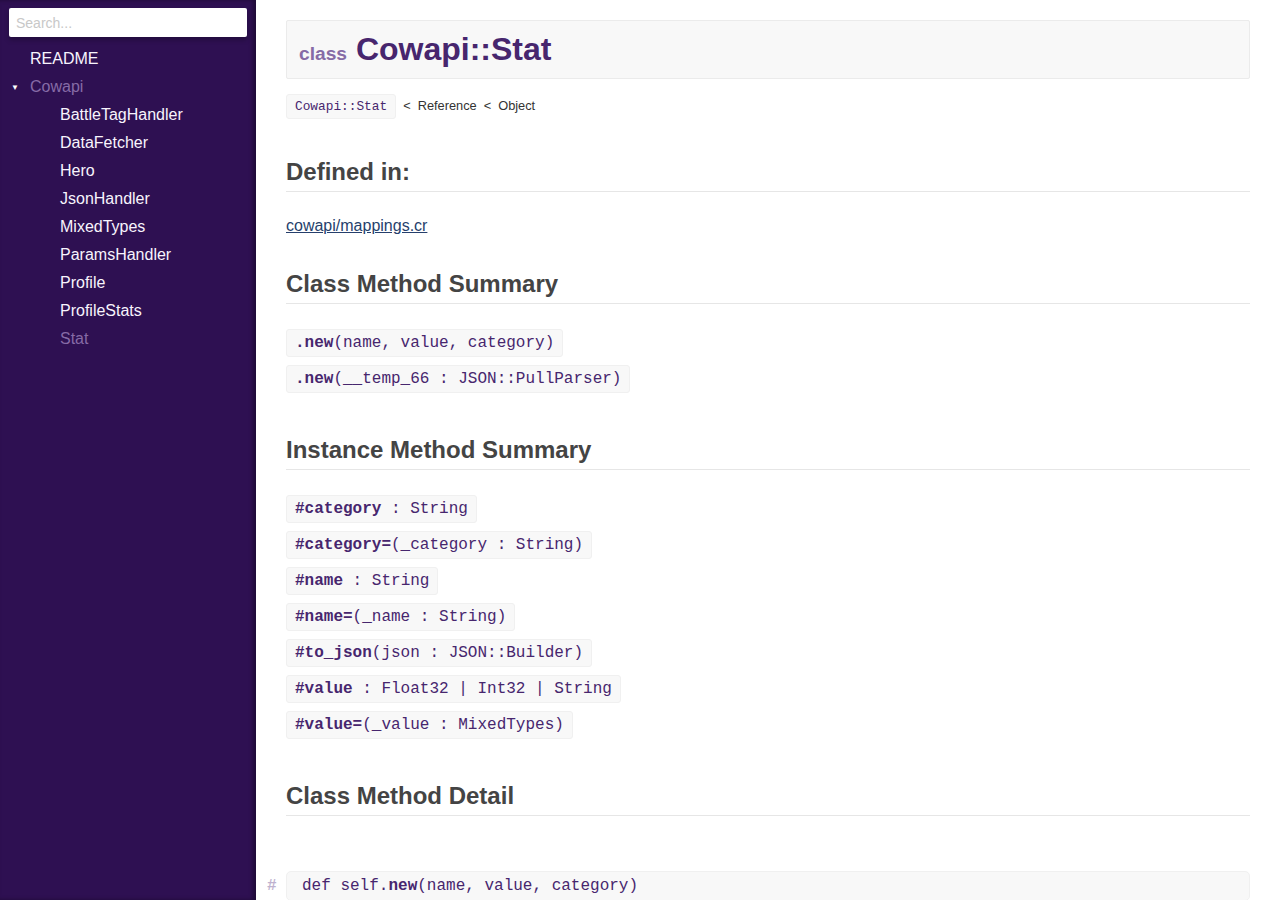
<file: doc/Cowapi/Stat.html>
<!DOCTYPE html>
<html lang="en">
<head>
  <meta charset="utf-8" />
  <meta id="repository-name" content="github.com/azah/cowapi">
  <link href="../css/style.css" rel="stylesheet" type="text/css" />
  <script type="text/javascript" src="../js/doc.js"></script>
  <title>Cowapi::Stat - github.com/azah/cowapi</title>
</head>
<body>

<div id="types-list">
  <div id="search-box">
    <input type="search" id="search-input" placeholder="Search...">
  </div>

  <ul>
    <li><a href="../index.html">README</a></li>
  </ul>

  <ul>
  
  <li class="parent open current" data-id="github.com/azah/cowapi/Cowapi" data-name="cowapi">
      <a href="../Cowapi.html">Cowapi</a>
      
        <ul>
  
  <li class=" " data-id="github.com/azah/cowapi/Cowapi/BattleTagHandler" data-name="cowapi::battletaghandler">
      <a href="../Cowapi/BattleTagHandler.html">BattleTagHandler</a>
      
    </li>
  
  <li class=" " data-id="github.com/azah/cowapi/Cowapi/DataFetcher" data-name="cowapi::datafetcher">
      <a href="../Cowapi/DataFetcher.html">DataFetcher</a>
      
    </li>
  
  <li class=" " data-id="github.com/azah/cowapi/Cowapi/Hero" data-name="cowapi::hero">
      <a href="../Cowapi/Hero.html">Hero</a>
      
    </li>
  
  <li class=" " data-id="github.com/azah/cowapi/Cowapi/JsonHandler" data-name="cowapi::jsonhandler">
      <a href="../Cowapi/JsonHandler.html">JsonHandler</a>
      
    </li>
  
  <li class=" " data-id="github.com/azah/cowapi/Cowapi/MixedTypes" data-name="cowapi::mixedtypes">
      <a href="../Cowapi/MixedTypes.html">MixedTypes</a>
      
    </li>
  
  <li class=" " data-id="github.com/azah/cowapi/Cowapi/ParamsHandler" data-name="cowapi::paramshandler">
      <a href="../Cowapi/ParamsHandler.html">ParamsHandler</a>
      
    </li>
  
  <li class=" " data-id="github.com/azah/cowapi/Cowapi/Profile" data-name="cowapi::profile">
      <a href="../Cowapi/Profile.html">Profile</a>
      
    </li>
  
  <li class=" " data-id="github.com/azah/cowapi/Cowapi/ProfileStats" data-name="cowapi::profilestats">
      <a href="../Cowapi/ProfileStats.html">ProfileStats</a>
      
    </li>
  
  <li class=" current" data-id="github.com/azah/cowapi/Cowapi/Stat" data-name="cowapi::stat">
      <a href="../Cowapi/Stat.html">Stat</a>
      
    </li>
  
</ul>

      
    </li>
  
</ul>

</div>

<div id="main-content">
<h1 class="type-name">

  <span class="kind">class</span> Cowapi::Stat

</h1>


  <ul class="superclass-hierarchy"><li class="superclass"><a href="../Cowapi/Stat.html">Cowapi::Stat</a></li><li class="superclass">Reference</li><li class="superclass">Object</li></ul>

















  <h2>Defined in:</h2>
  
    
      <a href="https://github.com/azah/cowapi/blob/c577e327707ba81cd6d4bbe102f3a14415cc0aeb/src/cowapi/mappings.cr#L49" target="_blank">cowapi/mappings.cr</a>
    
    <br/>
  





  <h2>Class Method Summary</h2>
  <ul class="list-summary">
    
      <li class="entry-summary">
        <a href="#new%28name%2Cvalue%2Ccategory%29-class-method" class="signature"><strong>.new</strong>(name, value, category)</a>
        
      </li>
    
      <li class="entry-summary">
        <a href="#new%28__temp_66%3AJSON%3A%3APullParser%29-class-method" class="signature"><strong>.new</strong>(__temp_66 : JSON::PullParser)</a>
        
      </li>
    
  </ul>



  <h2>Instance Method Summary</h2>
  <ul class="list-summary">
    
      <li class="entry-summary">
        <a href="#category%3AString-instance-method" class="signature"><strong>#category</strong> : String</a>
        
      </li>
    
      <li class="entry-summary">
        <a href="#category%3D%28_category%3AString%29-instance-method" class="signature"><strong>#category=</strong>(_category : String)</a>
        
      </li>
    
      <li class="entry-summary">
        <a href="#name%3AString-instance-method" class="signature"><strong>#name</strong> : String</a>
        
      </li>
    
      <li class="entry-summary">
        <a href="#name%3D%28_name%3AString%29-instance-method" class="signature"><strong>#name=</strong>(_name : String)</a>
        
      </li>
    
      <li class="entry-summary">
        <a href="#to_json%28json%3AJSON%3A%3ABuilder%29-instance-method" class="signature"><strong>#to_json</strong>(json : JSON::Builder)</a>
        
      </li>
    
      <li class="entry-summary">
        <a href="#value%3AFloat32%7CInt32%7CString-instance-method" class="signature"><strong>#value</strong> : Float32 | Int32 | String</a>
        
      </li>
    
      <li class="entry-summary">
        <a href="#value%3D%28_value%3AMixedTypes%29-instance-method" class="signature"><strong>#value=</strong>(_value : MixedTypes)</a>
        
      </li>
    
  </ul>





<div class="methods-inherited">
  
    


    


  
    


    


  
</div>


  <h2>Class Method Detail</h2>
  
    <div class="entry-detail" id="new&#40;name,value,category&#41;-class-method">
      <div class="signature">
        
        def self.<strong>new</strong>(name, value, category)

        <a class="method-permalink" href="#new%28name%2Cvalue%2Ccategory%29-class-method">#</a>
      </div>
      
      <br/>
      <div>
        
          [<a href="https://github.com/azah/cowapi/blob/c577e327707ba81cd6d4bbe102f3a14415cc0aeb/src/cowapi/mappings.cr#L50" target="_blank">View source</a>]
        
      </div>
    </div>
  
    <div class="entry-detail" id="new&#40;__temp_66:JSON::PullParser&#41;-class-method">
      <div class="signature">
        
        def self.<strong>new</strong>(__temp_66 : JSON::PullParser)

        <a class="method-permalink" href="#new%28__temp_66%3AJSON%3A%3APullParser%29-class-method">#</a>
      </div>
      
      <br/>
      <div>
        
      </div>
    </div>
  



  <h2>Instance Method Detail</h2>
  
    <div class="entry-detail" id="category:String-instance-method">
      <div class="signature">
        
        def <strong>category</strong> : String

        <a class="method-permalink" href="#category%3AString-instance-method">#</a>
      </div>
      
      <br/>
      <div>
        
      </div>
    </div>
  
    <div class="entry-detail" id="category&#61;&#40;_category:String&#41;-instance-method">
      <div class="signature">
        
        def <strong>category=</strong>(_category : String)

        <a class="method-permalink" href="#category%3D%28_category%3AString%29-instance-method">#</a>
      </div>
      
      <br/>
      <div>
        
      </div>
    </div>
  
    <div class="entry-detail" id="name:String-instance-method">
      <div class="signature">
        
        def <strong>name</strong> : String

        <a class="method-permalink" href="#name%3AString-instance-method">#</a>
      </div>
      
      <br/>
      <div>
        
      </div>
    </div>
  
    <div class="entry-detail" id="name&#61;&#40;_name:String&#41;-instance-method">
      <div class="signature">
        
        def <strong>name=</strong>(_name : String)

        <a class="method-permalink" href="#name%3D%28_name%3AString%29-instance-method">#</a>
      </div>
      
      <br/>
      <div>
        
      </div>
    </div>
  
    <div class="entry-detail" id="to_json&#40;json:JSON::Builder&#41;-instance-method">
      <div class="signature">
        
        def <strong>to_json</strong>(json : JSON::Builder)

        <a class="method-permalink" href="#to_json%28json%3AJSON%3A%3ABuilder%29-instance-method">#</a>
      </div>
      
      <br/>
      <div>
        
      </div>
    </div>
  
    <div class="entry-detail" id="value:Float32|Int32|String-instance-method">
      <div class="signature">
        
        def <strong>value</strong> : Float32 | Int32 | String

        <a class="method-permalink" href="#value%3AFloat32%7CInt32%7CString-instance-method">#</a>
      </div>
      
      <br/>
      <div>
        
      </div>
    </div>
  
    <div class="entry-detail" id="value&#61;&#40;_value:MixedTypes&#41;-instance-method">
      <div class="signature">
        
        def <strong>value=</strong>(_value : <a href="../Cowapi/MixedTypes.html">MixedTypes</a>)

        <a class="method-permalink" href="#value%3D%28_value%3AMixedTypes%29-instance-method">#</a>
      </div>
      
      <br/>
      <div>
        
      </div>
    </div>
  




</div>

</body>
</html>
</file>
<file: css/highlight.css>
/**
 * GitHub Gist Theme
 * Author : Louis Barranqueiro - https://github.com/LouisBarranqueiro
 */

.hljs {
  display: block;
  background: white;
  padding: 0.5em;
  color: #333333;
  overflow-x: auto;
}

.hljs-comment,
.hljs-meta {
  color: #969896;
}

.hljs-string,
.hljs-variable,
.hljs-template-variable,
.hljs-strong,
.hljs-emphasis,
.hljs-quote {
  color: #df5000;
}

.hljs-keyword,
.hljs-selector-tag,
.hljs-type {
  color: #a71d5d;
}

.hljs-literal,
.hljs-symbol,
.hljs-bullet,
.hljs-attribute {
  color: #0086b3;
}

.hljs-section,
.hljs-name {
  color: #63a35c;
}

.hljs-tag {
  color: #333333;
}

.hljs-title,
.hljs-attr,
.hljs-selector-id,
.hljs-selector-class,
.hljs-selector-attr,
.hljs-selector-pseudo {
  color: #795da3;
}

.hljs-addition {
  color: #55a532;
  background-color: #eaffea;
}

.hljs-deletion {
  color: #bd2c00;
  background-color: #ffecec;
}

.hljs-link {
  text-decoration: underline;
}
</file>
<file: doc/css/style.css>
html, body {
  position: relative;
  margin: 0;
  padding: 0;
  width: 100%;
  height: 100%;
  overflow: hidden;
}

body {
  font-family: "Avenir", "Tahoma", "Lucida Sans", "Lucida Grande", Verdana, Arial, sans-serif;
  color: #333;
}

a {
  color: #263F6C;
}

a:visited {
  color: #112750;
}

h1, h2, h3, h4, h5, h6 {
  margin: 35px 0 25px;
  color: #444444;
}

h1.type-name {
  color: #47266E;
  margin: 20px 0 30px;
  background-color: #F8F8F8;
  padding: 10px 12px;
  border: 1px solid #EBEBEB;
  border-radius: 2px;
}

h2 {
  border-bottom: 1px solid #E6E6E6;
  padding-bottom: 5px;
}

#types-list, #main-content {
  position: absolute;
  top: 0;
  bottom: 0;
  overflow: auto;
}

#types-list {
  left: 0;
  width: 20%;
  background-color: #2E1052;
  padding: 0 0 30px;
  box-shadow: inset -3px 0 4px rgba(0,0,0,.35);
}

#types-list #search-box {
  padding: 8px 9px;
}

#types-list input {
  display: block;
  box-sizing: border-box;
  margin: 0;
  padding: 5px;
  font: inherit;
  font-family: inherit;
  line-height: 1.2;
  width: 100%;
  border: 0;
  outline: 0;
  border-radius: 2px;
  box-shadow: 0px 3px 5px rgba(0,0,0,.25);
  transition: box-shadow .12s;
}

#types-list input:focus {
  box-shadow: 0px 5px 6px rgba(0,0,0,.5);
}

#types-list input::-webkit-input-placeholder { /* Chrome/Opera/Safari */
  color: #C8C8C8;
  font-size: 14px;
  text-indent: 2px;
}

#types-list input::-moz-placeholder { /* Firefox 19+ */
  color: #C8C8C8;
  font-size: 14px;
  text-indent: 2px;
}

#types-list input:-ms-input-placeholder { /* IE 10+ */
  color: #C8C8C8;
  font-size: 14px;
  text-indent: 2px;
}

#types-list input:-moz-placeholder { /* Firefox 18- */
  color: #C8C8C8;
  font-size: 14px;
  text-indent: 2px;
}

#types-list ul {
  margin: 0;
  padding: 0;
  list-style: none outside;
}

#types-list li {
  display: block;
  position: relative;
}

#types-list li.hide {
  display: none;
}

#types-list a {
  display: block;
  padding: 5px 15px 5px 30px;
  text-decoration: none;
  color: #F8F4FD;
  transition: color .14s;
}

#types-list a:focus {
  outline: 1px solid #D1B7F1;
}

#types-list .current > a,
#types-list a:hover {
  color: #866BA6;
}

#types-list li ul {
  overflow: hidden;
  height: 0;
  max-height: 0;
  transition: 1s ease-in-out;
}


#types-list li.parent {
  padding-left: 30px;
}

#types-list li.parent::before {
  box-sizing: border-box;
  content: "▼";
  display: block;
  width: 30px;
  height: 30px;
  position: absolute;
  top: 0;
  left: 0;
  text-align: center;
  color: white;
  font-size: 8px;
  line-height: 30px;
  transform: rotateZ(-90deg);
  cursor: pointer;
  transition: .2s linear;
}


#types-list li.parent > a {
  padding-left: 0;
}

#types-list li.parent.open::before {
  transform: rotateZ(0);
}

#types-list li.open > ul {
  height: auto;
  max-height: 1000em;
}

#main-content {
  padding: 0 30px 30px 30px;
  left: 20%;
  right: 0;
}

.kind {
  font-size: 60%;
  color: #866BA6;
}

.superclass-hierarchy {
  margin: -15px 0 30px 0;
  padding: 0;
  list-style: none outside;
  font-size: 80%;
}

.superclass-hierarchy .superclass {
  display: inline-block;
  margin: 0 7px 0 0;
  padding: 0;
}

.superclass-hierarchy .superclass + .superclass::before {
  content: "<";
  margin-right: 7px;
}

.other-types-list li {
  display: inline-block;
}

.other-types-list,
.list-summary {
  margin: 0 0 30px 0;
  padding: 0;
  list-style: none outside;
}

.entry-const {
  font-family: Consolas, 'Courier New', Courier, Monaco, monospace;
}

.entry-summary {
  padding-bottom: 4px;
}

.superclass-hierarchy .superclass a,
.other-type a,
.entry-summary .signature {
  padding: 4px 8px;
  margin-bottom: 4px;
  display: inline-block;
  background-color: #f8f8f8;
  color: #47266E;
  border: 1px solid #f0f0f0;
  text-decoration: none;
  border-radius: 3px;
  font-family: Consolas, 'Courier New', Courier, Monaco, monospace;
  transition: background .15s, border-color .15s;
}

.superclass-hierarchy .superclass a:hover,
.other-type a:hover,
.entry-summary .signature:hover {
  background: #D5CAE3;
  border-color: #624288;
}

.entry-summary .summary {
  padding-left: 32px;
}

.entry-summary .summary p {
  margin: 12px 0 16px;
}

.entry-summary a {
  text-decoration: none;
}

.entry-detail {
  padding: 30px 0;
}

.entry-detail .signature {
  position: relative;
  padding: 5px 15px;
  margin-bottom: 10px;
  display: block;
  border-radius: 5px;
  background-color: #f8f8f8;
  color: #47266E;
  border: 1px solid #f0f0f0;
  font-family: Consolas, 'Courier New', Courier, Monaco, monospace;
  transition: .2s ease-in-out;
}

.entry-detail:target .signature {
  background-color: #D5CAE3;
  border: 1px solid #624288;
}

.entry-detail .signature .method-permalink {
  position: absolute;
  top: 0;
  left: -35px;
  padding: 5px 15px;
  text-decoration: none;
  font-weight: bold;
  color: #624288;
  opacity: .4;
  transition: opacity .2s;
}

.entry-detail .signature .method-permalink:hover {
  opacity: 1;
}

.entry-detail:target .signature .method-permalink {
  opacity: 1;
}

.methods-inherited {
  padding-right: 10%;
  line-height: 1.5em;
}

.methods-inherited h3 {
  margin-bottom: 4px;
}

.methods-inherited a {
  display: inline-block;
  text-decoration: none;
  color: #47266E;
}

.methods-inherited a:hover {
  text-decoration: underline;
  color: #6C518B;
}

.methods-inherited .tooltip>span {
  background: #D5CAE3;
  padding: 4px 8px;
  border-radius: 3px;
  margin: -4px -8px;
}

.methods-inherited .tooltip * {
    color: #47266E;
}

pre {
  padding: 10px 20px;
  margin-top: 4px;
  border-radius: 3px;
  line-height: 1.45;
  overflow: auto;
  color: #333;
  background: #fdfdfd;
  font-size: 14px;
  border: 1px solid #eee;
}

code {
  font-family: Consolas, 'Courier New', Courier, Monaco, monospace;
}

span.flag {
  padding: 2px 4px 1px;
  border-radius: 3px;
  margin-right: 3px;
  font-size: 11px;
  border: 1px solid transparent;
}

span.flag.orange {
  background-color: #EE8737;
  color: #FCEBDD;
  border-color: #EB7317;
}

span.flag.yellow {
  background-color: #E4B91C;
  color: #FCF8E8;
  border-color: #B69115;
}

span.flag.green {
  background-color: #469C14;
  color: #E2F9D3;
  border-color: #34700E;
}

span.flag.red {
  background-color: #BF1919;
  color: #F9ECEC;
  border-color: #822C2C;
}

span.flag.purple {
  background-color: #2E1052;
  color: #ECE1F9;
  border-color: #1F0B37;
}

.tooltip>span {
  position: absolute;
  opacity: 0;
  display: none;
  pointer-events: none;
}

.tooltip:hover>span {
  display: inline-block;
  opacity: 1;
}

.c {
  color: #969896;
}

.n {
  color: #0086b3;
}

.t {
  color: #0086b3;
}

.s {
  color: #183691;
}

.i {
  color: #7f5030;
}

.k {
  color: #a71d5d;
}

.o {
  color: #a71d5d;
}

.m {
  color: #795da3;
}
</file>
<file: css/custom.css>
@import url(_normalize.css);
@import url("https://fonts.googleapis.com/css?family=Work+Sans:300, 400,700");
button, [type='button'], [type='reset'], [type='submit'] {
  appearance: none;
  background-color: #1565c0;
  border: 0;
  border-radius: 3px;
  color: #fff;
  cursor: pointer;
  display: inline-block;
  font-family: -apple-system, BlinkMacSystemFont, "Avenir Next", "Avenir", "Segoe UI", "Lucida Grande", "Helvetica Neue", "Helvetica", "Fira Sans", "Roboto", "Noto", "Droid Sans", "Cantarell", "Oxygen", "Ubuntu", "Franklin Gothic Medium", "Century Gothic", "Liberation Sans", sans-serif;
  font-size: 16px;
  -webkit-font-smoothing: antialiased;
  font-weight: 600;
  line-height: 1;
  padding: 0.75em 1.5em;
  text-align: center;
  text-decoration: none;
  transition: background-color 150ms ease;
  user-select: none;
  vertical-align: middle;
  white-space: nowrap; }
  button:hover, [type='button']:hover, [type='reset']:hover, [type='submit']:hover {
    background-color: #11519a;
    color: #fff; }
  button:focus, [type='button']:focus, [type='reset']:focus, [type='submit']:focus {
    outline: 3px solid rgba(21, 101, 192, 0.6);
    outline-offset: 2px; }
  button:disabled, [type='button']:disabled, [type='reset']:disabled, [type='submit']:disabled {
    cursor: not-allowed;
    opacity: 0.5; }
    button:disabled:hover, [type='button']:disabled:hover, [type='reset']:disabled:hover, [type='submit']:disabled:hover {
      background-color: #1565c0; }

fieldset {
  background-color: transparent;
  border: 0;
  margin: 0;
  padding: 0; }

legend {
  font-weight: 600;
  margin-bottom: 0.375em;
  padding: 0; }

label {
  display: block;
  font-weight: 600;
  margin-bottom: 0.375em; }

input,
select,
textarea {
  display: block;
  font-family: -apple-system, BlinkMacSystemFont, "Avenir Next", "Avenir", "Segoe UI", "Lucida Grande", "Helvetica Neue", "Helvetica", "Fira Sans", "Roboto", "Noto", "Droid Sans", "Cantarell", "Oxygen", "Ubuntu", "Franklin Gothic Medium", "Century Gothic", "Liberation Sans", sans-serif;
  font-size: 16px; }

[type='color'], [type='date'], [type='datetime'], [type='datetime-local'], [type='email'], [type='month'], [type='number'], [type='password'], [type='search'], [type='tel'], [type='text'], [type='time'], [type='url'], [type='week'], input:not([type]), textarea {
  appearance: none;
  background-color: #fff;
  border: 1px solid #ddd;
  border-radius: 3px;
  box-shadow: inset 0 1px 3px rgba(0, 0, 0, 0.06);
  box-sizing: border-box;
  margin-bottom: 0.75em;
  padding: 0.5em;
  transition: border-color 150ms ease;
  width: 100%; }
  [type='color']:hover, [type='date']:hover, [type='datetime']:hover, [type='datetime-local']:hover, [type='email']:hover, [type='month']:hover, [type='number']:hover, [type='password']:hover, [type='search']:hover, [type='tel']:hover, [type='text']:hover, [type='time']:hover, [type='url']:hover, [type='week']:hover, input:not([type]):hover, textarea:hover {
    border-color: #b1b1b1; }
  [type='color']:focus, [type='date']:focus, [type='datetime']:focus, [type='datetime-local']:focus, [type='email']:focus, [type='month']:focus, [type='number']:focus, [type='password']:focus, [type='search']:focus, [type='tel']:focus, [type='text']:focus, [type='time']:focus, [type='url']:focus, [type='week']:focus, input:not([type]):focus, textarea:focus {
    border-color: #1565c0;
    box-shadow: inset 0 1px 3px rgba(0, 0, 0, 0.06), 0 0 5px rgba(21, 101, 192, 0.7);
    outline: none; }
  [type='color']:disabled, [type='date']:disabled, [type='datetime']:disabled, [type='datetime-local']:disabled, [type='email']:disabled, [type='month']:disabled, [type='number']:disabled, [type='password']:disabled, [type='search']:disabled, [type='tel']:disabled, [type='text']:disabled, [type='time']:disabled, [type='url']:disabled, [type='week']:disabled, input:not([type]):disabled, textarea:disabled {
    background-color: #f2f2f2;
    cursor: not-allowed; }
    [type='color']:disabled:hover, [type='date']:disabled:hover, [type='datetime']:disabled:hover, [type='datetime-local']:disabled:hover, [type='email']:disabled:hover, [type='month']:disabled:hover, [type='number']:disabled:hover, [type='password']:disabled:hover, [type='search']:disabled:hover, [type='tel']:disabled:hover, [type='text']:disabled:hover, [type='time']:disabled:hover, [type='url']:disabled:hover, [type='week']:disabled:hover, input:not([type]):disabled:hover, textarea:disabled:hover {
      border: 1px solid #ddd; }
  [type='color']::placeholder, [type='date']::placeholder, [type='datetime']::placeholder, [type='datetime-local']::placeholder, [type='email']::placeholder, [type='month']::placeholder, [type='number']::placeholder, [type='password']::placeholder, [type='search']::placeholder, [type='tel']::placeholder, [type='text']::placeholder, [type='time']::placeholder, [type='url']::placeholder, [type='week']::placeholder, input:not([type])::placeholder, textarea::placeholder {
    color: #858585; }

textarea {
  resize: vertical; }

[type="checkbox"],
[type="radio"] {
  display: inline;
  margin-right: 0.375em; }

[type="file"] {
  margin-bottom: 0.75em;
  width: 100%; }

select {
  margin-bottom: 0.75em;
  width: 100%; }

[type="checkbox"]:focus,
[type="radio"]:focus,
[type="file"]:focus,
select:focus {
  outline: 3px solid rgba(21, 101, 192, 0.6);
  outline-offset: 2px; }

html {
  box-sizing: border-box; }

*,
*::before,
*::after {
  box-sizing: inherit; }

html,
body {
  height: 100%; }

body {
  margin: 0; }

ul,
ol {
  list-style-type: none;
  margin: 0;
  padding: 0; }

dl {
  margin: 0; }

dt {
  font-weight: 600;
  margin: 0; }

dd {
  margin: 0; }

figure {
  margin: 0; }

img,
picture {
  margin: 0;
  max-width: 100%; }

table {
  border-collapse: collapse;
  margin: 0.75em 0;
  table-layout: fixed;
  width: 100%; }

th {
  border-bottom: 1px solid #a6a6a6;
  font-weight: 600;
  padding: 0.75em 0;
  text-align: left; }

td {
  border-bottom: 1px solid #ddd;
  padding: 0.75em 0; }

tr,
td,
th {
  vertical-align: middle; }

html {
  color: #333;
  font-family: -apple-system, BlinkMacSystemFont, "Avenir Next", "Avenir", "Segoe UI", "Lucida Grande", "Helvetica Neue", "Helvetica", "Fira Sans", "Roboto", "Noto", "Droid Sans", "Cantarell", "Oxygen", "Ubuntu", "Franklin Gothic Medium", "Century Gothic", "Liberation Sans", sans-serif;
  font-size: 100%;
  line-height: 1.5; }

h1,
h2,
h3,
h4,
h5,
h6 {
  font-family: -apple-system, BlinkMacSystemFont, "Avenir Next", "Avenir", "Segoe UI", "Lucida Grande", "Helvetica Neue", "Helvetica", "Fira Sans", "Roboto", "Noto", "Droid Sans", "Cantarell", "Oxygen", "Ubuntu", "Franklin Gothic Medium", "Century Gothic", "Liberation Sans", sans-serif;
  font-size: 1.25em;
  line-height: 1.2;
  margin: 0 0 0.75em; }

p {
  margin: 0 0 0.75em; }

a {
  color: #1565c0;
  text-decoration-skip: ink;
  transition: color 150ms ease; }
  a:hover {
    color: #104c90; }
  a:focus {
    outline: 3px solid rgba(21, 101, 192, 0.6);
    outline-offset: 2px; }

hr {
  border-bottom: 1px solid #ddd;
  border-left: 0;
  border-right: 0;
  border-top: 0;
  margin: 1.5em 0; }

/* azah.github.io/cowapi
 * 
 * Landing page for github.com/azah/cowapi
 * Intro + API docs
*/
body {
  font-family: 'Work Sans', sans-serif;
  background-color: #f8f8f8; }

code {
  background-color: #ebebeb;
  padding: 2px;
  border-radius: 4px;
  margin-bottom: 10px;
  display: inline-block; }

@media (max-device-width: 600px) {
  code.inline {
    max-width: 99%;
    overflow-wrap: break-word;
    margin-left: auto;
    margin-right: auto;
    display: block; } }

a, a:hover {
  color: #16a085; }

a:hover {
  text-decoration: underline; }

hr {
  padding-top: 30px; }

.nav-logo {
  font-weight: 700;
  text-decoration: none;
  color: black;
  padding-top: 5px; }

.navigation-centered {
  width: 100%; }
  .navigation-centered .mobile-logo {
    display: inline;
    float: left; }
    @media only screen and (min-width: 900px) {
      .navigation-centered .mobile-logo {
        display: none; } }
    .navigation-centered .mobile-logo img {
      max-height: 2em; }
  .navigation-centered .navigation-centered-mobile-menu {
    float: right;
    padding-top: 0.5em;
    padding-right: 1em; }
    .navigation-centered .navigation-centered-mobile-menu:focus {
      outline: none; }
    @media only screen and (min-width: 900px) {
      .navigation-centered .navigation-centered-mobile-menu {
        display: none; } }
  .navigation-centered .navigation-centered-wrapper {
    position: relative; }
    .navigation-centered .navigation-centered-wrapper::after {
      clear: both;
      content: "";
      display: block; }
    .navigation-centered .navigation-centered-wrapper::after {
      clear: both;
      content: "";
      display: block; }
  .navigation-centered ul.navigation-centered-menu {
    clear: both;
    display: none;
    margin: 0 auto;
    overflow: visible;
    padding: 0;
    width: 100%; }
    .navigation-centered ul.navigation-centered-menu.show {
      display: block; }
    @media only screen and (min-width: 900px) {
      .navigation-centered ul.navigation-centered-menu {
        display: block;
        text-align: center; } }
  .navigation-centered ul li.nav-link {
    display: block;
    text-align: right;
    width: 100%; }
    .navigation-centered ul li.nav-link a, .navigation-centered ul li.nav-link h1 {
      display: inline-block;
      padding-right: 1em;
      text-decoration: none;
      font-size: 1.3em; }
      .navigation-centered ul li.nav-link a:focus, .navigation-centered ul li.nav-link h1:focus {
        outline: none; }
      .navigation-centered ul li.nav-link a:hover, .navigation-centered ul li.nav-link h1:hover {
        text-decoration: underline; }
    @media only screen and (min-width: 900px) {
      .navigation-centered ul li.nav-link {
        display: inline; }
        .navigation-centered ul li.nav-link a {
          padding-right: 1em; } }
  .navigation-centered li.logo.nav-link {
    display: none;
    line-height: 0; }
    @media only screen and (min-width: 900px) {
      .navigation-centered li.logo.nav-link {
        display: inline; } }
  .navigation-centered .logo img {
    margin-bottom: -0.66667em;
    max-height: 2em; }

section#readme {
  max-width: 80vw;
  margin: 0 auto;
  padding-top: 30px; }
  section#readme::after {
    clear: both;
    content: "";
    display: block; }
  @media (max-device-width: 900px) {
    section#readme {
      max-width: 95vw; } }
  section#readme #text {
    width: calc(83.33333% - 36.66667px);
    float: left;
    margin-left: 20px;
    max-width: 99%;
    margin: 0 auto;
    float: none !important;
    font-family: "Work Sans", -apple-system, BlinkMacSystemFont, "Avenir Next", "Avenir", "Segoe UI", "Lucida Grande", "Helvetica Neue", "Helvetica", "Fira Sans", "Roboto", "Noto", "Droid Sans", "Cantarell", "Oxygen", "Ubuntu", "Franklin Gothic Medium", "Century Gothic", "Liberation Sans", sans-serif; }
    section#readme #text h1 {
      font-size: 1.5em; }
    section#readme #text h2 {
      font-weight: normal;
      text-decoration: underline; }

section#endpoints div .vertical-tabs-container {
  margin: 0 auto; }
  section#endpoints div .vertical-tabs-container::after {
    clear: both;
    content: "";
    display: block; }
  @media (min-device-width: 900px) {
    section#endpoints div .vertical-tabs-container {
      max-width: 75vw; } }
  @media (max-device-width: 899px) {
    section#endpoints div .vertical-tabs-container {
      max-width: 95vw; } }
  section#endpoints div .vertical-tabs-container::after {
    clear: both;
    content: "";
    display: block; }
  section#endpoints div .vertical-tabs-container li {
    list-style: none; }
  section#endpoints div .vertical-tabs-container h1 {
    text-decoration: underline; }
  section#endpoints div .vertical-tabs-container a {
    text-decoration: none; }
    section#endpoints div .vertical-tabs-container a:hover {
      text-decoration: underline; }
  section#endpoints div .vertical-tabs-container .vertical-tabs {
    padding-top: 50px;
    width: calc(16.66667% - 23.33333px);
    float: left;
    margin-left: 20px;
    font-family: "Work Sans", -apple-system, BlinkMacSystemFont, "Avenir Next", "Avenir", "Segoe UI", "Lucida Grande", "Helvetica Neue", "Helvetica", "Fira Sans", "Roboto", "Noto", "Droid Sans", "Cantarell", "Oxygen", "Ubuntu", "Franklin Gothic Medium", "Century Gothic", "Liberation Sans", sans-serif;
    display: none; }
    section#endpoints div .vertical-tabs-container .vertical-tabs a.is-active {
      font-weight: bold; }
    @media only screen and (min-width: 600px) {
      section#endpoints div .vertical-tabs-container .vertical-tabs {
        display: inline;
        float: left;
        height: 18.75em;
        width: 20%; } }
  @media only screen and (min-width: 600px) {
    section#endpoints div .vertical-tabs-container .vertical-tab {
      display: block;
      margin-right: -1px;
      padding: 10px 0px; }
      section#endpoints div .vertical-tabs-container .vertical-tab.is-active {
        margin-right: -1px; } }
  section#endpoints div .vertical-tabs-container a.vertical-tab-accordion-heading,
  section#endpoints div .vertical-tabs-container a.vertical-tab {
    color: #333;
    padding-bottom: 0px;
    margin-bottom: 0px; }
  section#endpoints div .vertical-tabs-container .vertical-tab:focus {
    outline: none; }
  section#endpoints div .vertical-tabs-container .vertical-tab-content-container {
    width: calc(75% - 35px);
    float: left;
    margin-left: 20px; }
    section#endpoints div .vertical-tabs-container .vertical-tab-content-container a:focus {
      outline: none; }
    @media only screen and (min-width: 600px) {
      section#endpoints div .vertical-tabs-container .vertical-tab-content-container {
        height: 18.75em;
        display: inline-block; } }
  @media (max-device-width: 600px) {
    section#endpoints div .vertical-tabs-container .vertical-tab-content pre code {
      width: 80vw;
      margin: 0 auto; } }
  section#endpoints div .vertical-tabs-container .vertical-tab-content p {
    color: #333;
    line-height: 1.5; }
  section#endpoints div .vertical-tabs-container .vertical-tab-content pre code {
    background-color: #eeeeee; }
  @media only screen and (min-width: 600px) {
    section#endpoints div .vertical-tabs-container .vertical-tab-content {
      border: 0;
      display: none; } }
  section#endpoints div .vertical-tabs-container .vertical-tab-accordion-heading {
    cursor: pointer;
    display: block;
    padding: 0.75em 5px; }
    section#endpoints div .vertical-tabs-container .vertical-tab-accordion-heading:focus, section#endpoints div .vertical-tabs-container .vertical-tab-accordion-heading:hover {
      color: #1565c0; }
    section#endpoints div .vertical-tabs-container .vertical-tab-accordion-heading:first-child {
      border-top: 0; }
    section#endpoints div .vertical-tabs-container .vertical-tab-accordion-heading.is-active {
      border-bottom: 0; }
    @media only screen and (min-width: 600px) {
      section#endpoints div .vertical-tabs-container .vertical-tab-accordion-heading {
        display: none; } }

/*# sourceMappingURL=custom.css.map */
</file>
